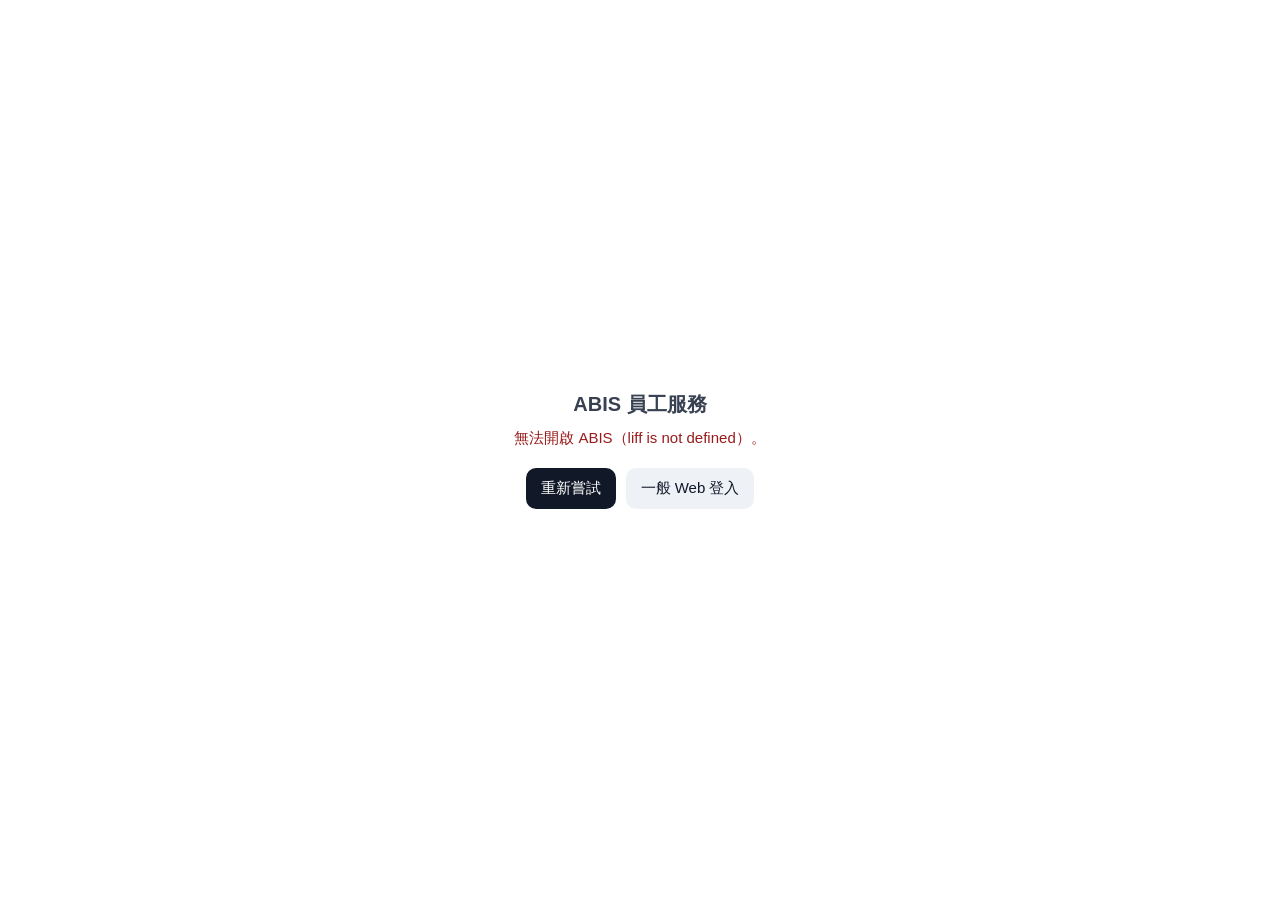
<file: index.html>
<!doctype html>
<html lang="zh-Hant">
<head>
  <meta charset="utf-8">
  <meta name="viewport" content="width=device-width,initial-scale=1,viewport-fit=cover">
  <meta name="referrer" content="no-referrer">
  <title>ABIS 員工服務</title>
  <style>
    :root{
      font-family:-apple-system,BlinkMacSystemFont,"Segoe UI","Noto Sans TC",sans-serif;
      color:#374151;background:#fff
    }
    *{box-sizing:border-box}
    body{
      margin:0;min-height:100dvh;display:grid;place-items:center;
      padding:24px;background:#fff
    }
    .wrap{text-align:center;max-width:360px;width:100%}
    .spinner{
      width:34px;height:34px;margin:0 auto 18px;border-radius:50%;
      border:3px solid #e5e7eb;border-top-color:#6b7280;
      animation:spin .8s linear infinite
    }
    @keyframes spin{to{transform:rotate(360deg)}}
    h1{font-size:20px;margin:0 0 8px}
    .status{font-size:15px;color:#6b7280;line-height:1.6}
    .error{color:#991b1b}
    .actions{display:flex;justify-content:center;gap:10px;margin-top:18px;flex-wrap:wrap}
    button,a{
      border:0;border-radius:10px;padding:11px 15px;font-size:15px;
      text-decoration:none;cursor:pointer;background:#111827;color:#fff
    }
    a{background:#eef2f7;color:#111827}
    .hide{display:none}
  </style>
  <script src="https://static.line-scdn.net/liff/edge/2/sdk.js"></script>
</head>
<body>
  <main class="wrap">
    <div id="spinner" class="spinner"></div>
    <h1>ABIS 員工服務</h1>
    <div id="status" class="status">正在開啟…</div>
    <div id="actions" class="actions hide">
      <button type="button" id="retryBtn">重新嘗試</button>
      <a id="webBtn" href="#">一般 Web 登入</a>
    </div>
  </main>

  <script>
  (() => {
    'use strict';

    const CONFIG = Object.freeze({
      liffId: '2011584842-AmO1bbHY',
      backendUrl: 'https://script.google.com/macros/s/AKfycbxWYmfVQB4DOlnz0rKPqN45IMwtIEdZ-t4GnhiS8PuxmnPX-Z46yiH-EU331X0kiweR/exec',
      bridgeVersion: 'P5A1-RM-FAST4_ROUTE_FIRST_RC1_1_TOKEN_REFRESH_20261007'
    });

    const ALLOWED_BOOT_ROUTES = new Set([
      'home','leave','leaves','attendance','payroll','inbox','account'
    ]);

    const BRIDGE_T0 = performance.now();
    const BRIDGE_EPOCH_T0 = Date.now();
    let LIFF_INIT_MS = 0;

    const statusEl = document.getElementById('status');
    const spinnerEl = document.getElementById('spinner');
    const actionsEl = document.getElementById('actions');
    const retryBtn = document.getElementById('retryBtn');
    const webBtn = document.getElementById('webBtn');

    webBtn.href = CONFIG.backendUrl;
    retryBtn.addEventListener('click', () => {
      if (typeof window.ABIS_FORCE_LIFF_REAUTH === 'function') {
        window.ABIS_FORCE_LIFF_REAUTH('MANUAL_RETRY');
      } else {
        location.reload();
      }
    });

    function setStatus(text, isError) {
      statusEl.textContent = text;
      statusEl.className = 'status' + (isError ? ' error' : '');
    }

    function fail(message) {
      spinnerEl.classList.add('hide');
      setStatus(message || '無法開啟 ABIS，請重新嘗試。', true);
      actionsEl.classList.remove('hide');
    }

    function routeToken() {
      const value = new URLSearchParams(location.search).get('rt') || '';
      return /^[A-Za-z0-9._~-]{1,256}$/.test(value) ? value : '';
    }

    function bootRoute() {
      const value = String(
        new URLSearchParams(location.search).get('route') || ''
      ).trim().toLowerCase();
      return ALLOWED_BOOT_ROUTES.has(value) ? value : 'home';
    }

    function forceFullAuth() {
      return new URLSearchParams(location.search).get('force') === '1';
    }

    const REAUTH_FLAG = '__abisReauth';
    const REAUTH_SESSION_KEY = 'abis_liff_reauth_once';

    function tokenExpiryMs(idToken) {
      try {
        if (typeof liff.getDecodedIDToken === 'function') {
          const decoded = liff.getDecodedIDToken();
          const exp = Number(decoded && decoded.exp || 0);
          if (exp > 0) return exp * 1000;
        }
      } catch (ignore) {}

      try {
        const parts = String(idToken || '').split('.');
        if (parts.length < 2) return 0;
        let payload = parts[1].replace(/-/g, '+').replace(/_/g, '/');
        while (payload.length % 4) payload += '=';
        const obj = JSON.parse(decodeURIComponent(Array.prototype.map.call(
          atob(payload),
          (c) => '%' + ('00' + c.charCodeAt(0).toString(16)).slice(-2)
        ).join('')));
        const exp = Number(obj && obj.exp || 0);
        return exp > 0 ? exp * 1000 : 0;
      } catch (ignore) {
        return 0;
      }
    }

    function reauthRedirectUri() {
      const params = new URLSearchParams(location.search);
      const liffState = params.get('liff.state');
      const target = liffState
        ? new URL('.' + liffState, location.href)
        : new URL(location.href);
      target.searchParams.set(REAUTH_FLAG, '1');
      return target.toString();
    }

    function reauthAlreadyAttempted() {
      try {
        if (sessionStorage.getItem(REAUTH_SESSION_KEY) === '1') return true;
      } catch (ignore) {}
      return new URLSearchParams(location.search).get(REAUTH_FLAG) === '1';
    }

    function clearReauthMarker() {
      try { sessionStorage.removeItem(REAUTH_SESSION_KEY); } catch (ignore) {}
      try {
        const u = new URL(location.href);
        if (u.searchParams.has(REAUTH_FLAG)) {
          u.searchParams.delete(REAUTH_FLAG);
          history.replaceState(null, '', u.toString());
        }
      } catch (ignore) {}
    }

    function forceLiffReauth(reason) {
      if (reauthAlreadyAttempted()) {
        throw new Error(
          'LINE 登入憑證仍失效。請先更新 LINE App 後，再重新開啟此通知。'
        );
      }

      try { sessionStorage.setItem(REAUTH_SESSION_KEY, '1'); } catch (ignore) {}
      setStatus('LINE 登入已過期，正在重新驗證…', false);

      const redirectUri = reauthRedirectUri();

      try {
        if (liff.isLoggedIn()) liff.logout();
      } catch (ignore) {}

      liff.login({ redirectUri });
    }

    window.ABIS_FORCE_LIFF_REAUTH = forceLiffReauth;

    function submitToBackend(idToken, accessToken) {
      const form = document.createElement('form');
      form.method = 'POST';
      form.action = CONFIG.backendUrl;
      form.target = '_self';
      form.acceptCharset = 'UTF-8';

      const fields = {
        mode: 'liffauth',
        idToken: idToken,
        accessToken: accessToken || '',
        routeToken: routeToken(),
        bootRoute: bootRoute(),
        leaveId: (() => { const id = new URLSearchParams(location.search).get('leaveId') || ''; return /^LV-[0-9A-Za-z-]{10,40}$/.test(id) ? id : ''; })(),
        forceFullAuth: forceFullAuth() ? '1' : '',
        bridgeVersion: CONFIG.bridgeVersion,
        bridgeStartedAt: String(BRIDGE_EPOCH_T0),
        bridgeElapsedMs: String(Math.max(0, Math.round(performance.now() - BRIDGE_T0))),
        liffInitMs: String(LIFF_INIT_MS)
      };

      Object.keys(fields).forEach((name) => {
        const input = document.createElement('input');
        input.type = 'hidden';
        input.name = name;
        input.value = fields[name];
        form.appendChild(input);
      });

      document.body.appendChild(form);
      setStatus('正在進入 ABIS…', false);
      form.submit();
    }

    async function start() {
      if (!/^\d+-[A-Za-z0-9_-]+$/.test(CONFIG.liffId)) {
        fail('LIFF 設定錯誤。');
        return;
      }

      try {
        const liffT0 = performance.now();
        await liff.init({
          liffId: CONFIG.liffId,
          withLoginOnExternalBrowser: true
        });
        LIFF_INIT_MS = Math.max(0, Math.round(performance.now() - liffT0));

        if (!liff.isLoggedIn()) {
          setStatus('正在連線 LINE…', false);
          liff.login({ redirectUri: location.href });
          return;
        }

        const idToken = liff.getIDToken();
        const accessToken = liff.getAccessToken();

        if (!idToken) {
          forceLiffReauth('ID_TOKEN_UNAVAILABLE');
          return;
        }

        // Freshness check only. Identity is still verified by the backend.
        const expMs = tokenExpiryMs(idToken);
        if (expMs > 0 && expMs <= Date.now() + 60 * 1000) {
          forceLiffReauth('ID_TOKEN_EXPIRED_OR_NEAR_EXPIRY');
          return;
        }

        clearReauthMarker();

        // FAST3 is server-side. The bridge keeps no resume token/localStorage.
        // Backend decides whether the request can reuse a 5-minute cached session.
        submitToBackend(idToken, accessToken);

      } catch (err) {
        const code = err && err.code ? String(err.code) : '';
        const message = err && err.message ? String(err.message) : '';
        const safe = [code, message]
          .filter(Boolean)
          .join(' / ')
          .replace(/https?:\/\/\S+/gi, '[URL]')
          .replace(/[A-Za-z0-9_-]{24,}/g, '[redacted]')
          .slice(0,180);

        fail('無法開啟 ABIS' + (safe ? '（' + safe + '）' : '') + '。');
      }
    }

    start();
  })();
  </script>
</body>
</html>
</file>
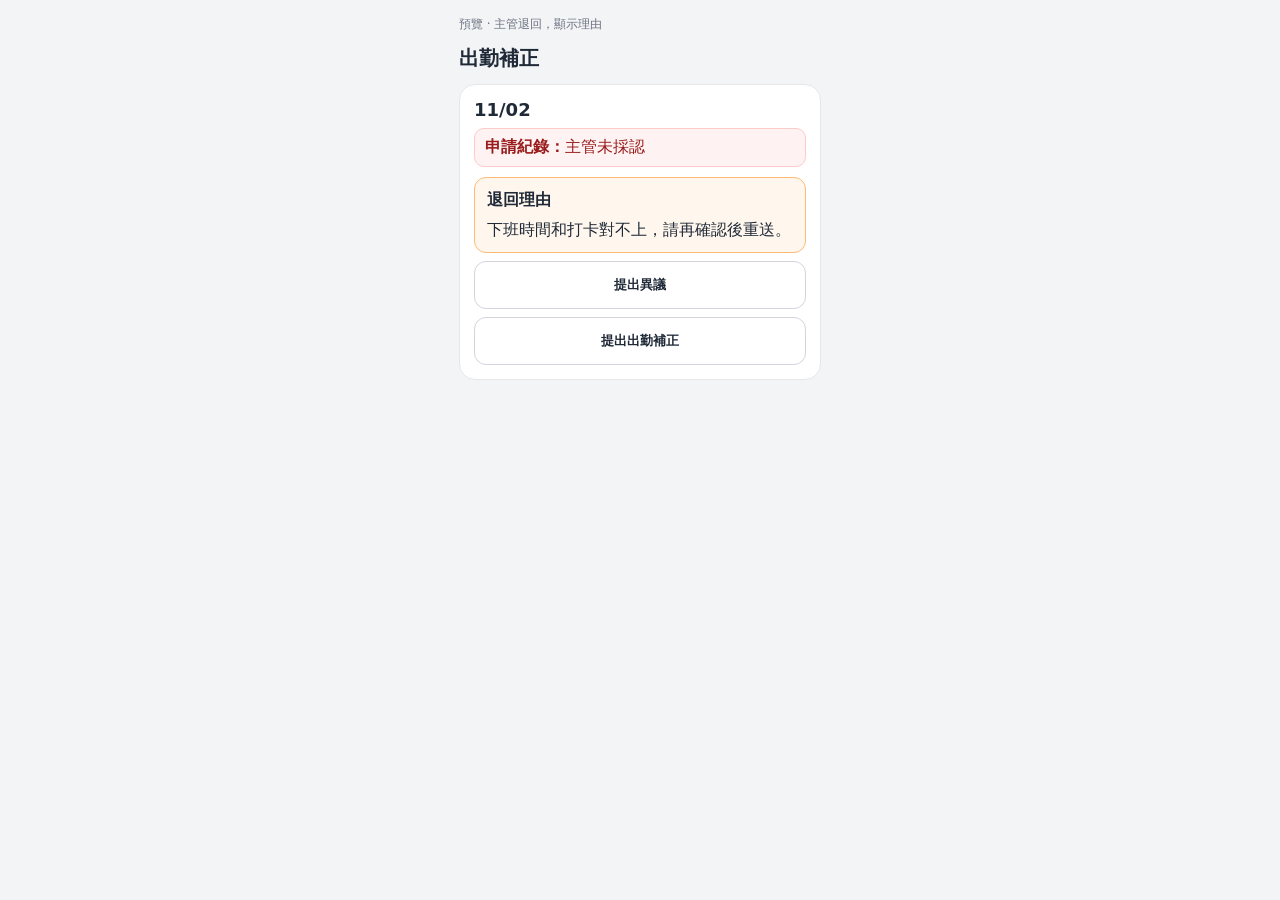
<file: assets/ess-20261118-employee-correction-return/preview.html>
<!doctype html>
<html lang="zh-Hant">
<head>
  <meta charset="utf-8">
  <meta name="viewport" content="width=device-width,initial-scale=1">
  <title>出勤補正退回</title>
  <style>
    body{margin:0;background:#f3f4f6}
    main{max-width:390px;margin:0 auto;padding:16px 14px 28px;box-sizing:border-box}
    .preview-note{margin:0 0 12px;color:#6b7280;font:12px/1.4 system-ui,sans-serif}
    #status{min-height:1.2em;margin:8px 0 0;font:14px/1.4 system-ui,sans-serif;color:#166534}
  </style>
</head>
<body>
  <main>
    <p class="preview-note" id="previewNote">預覽 · 員工出勤補正</p>
    <div id="app"></div>
    <p id="status" role="status"></p>
  </main>
  <script src="employee-correction-return.js"></script>
  <script>
    (function () {
      var ui = window.ABIS_EMPLOYEE_CORRECTION_RETURN;
      var params = new URLSearchParams(location.search);
      var shot = params.get('shot') || 'rejected';
      var lang = (params.get('lang') || 'ZH').toUpperCase();
      if (lang === 'VI' || lang === 'TH' || lang === 'ZH' || lang === 'EN') window.currentLang = lang;
      var day = ui.fixtureRejected(shot === 'rejected_leave' ? 'leave' : 'plain');
      var note = document.getElementById('previewNote');
      note.textContent = shot === 'rejected_leave'
        ? '預覽 · 退回並請改申請假單'
        : '預覽 · 主管退回，顯示理由';
      ui.mount('#app', day);
      document.addEventListener('click', function (event) {
        var button = event.target.closest && event.target.closest('[data-ecr-leave]');
        if (!button) return;
        var status = document.getElementById('status');
        if (status) status.textContent = '請假頁日期 ' + (button.getAttribute('data-ecr-leave') || '');
      });
    })();
  </script>
</body>
</html>
</file>
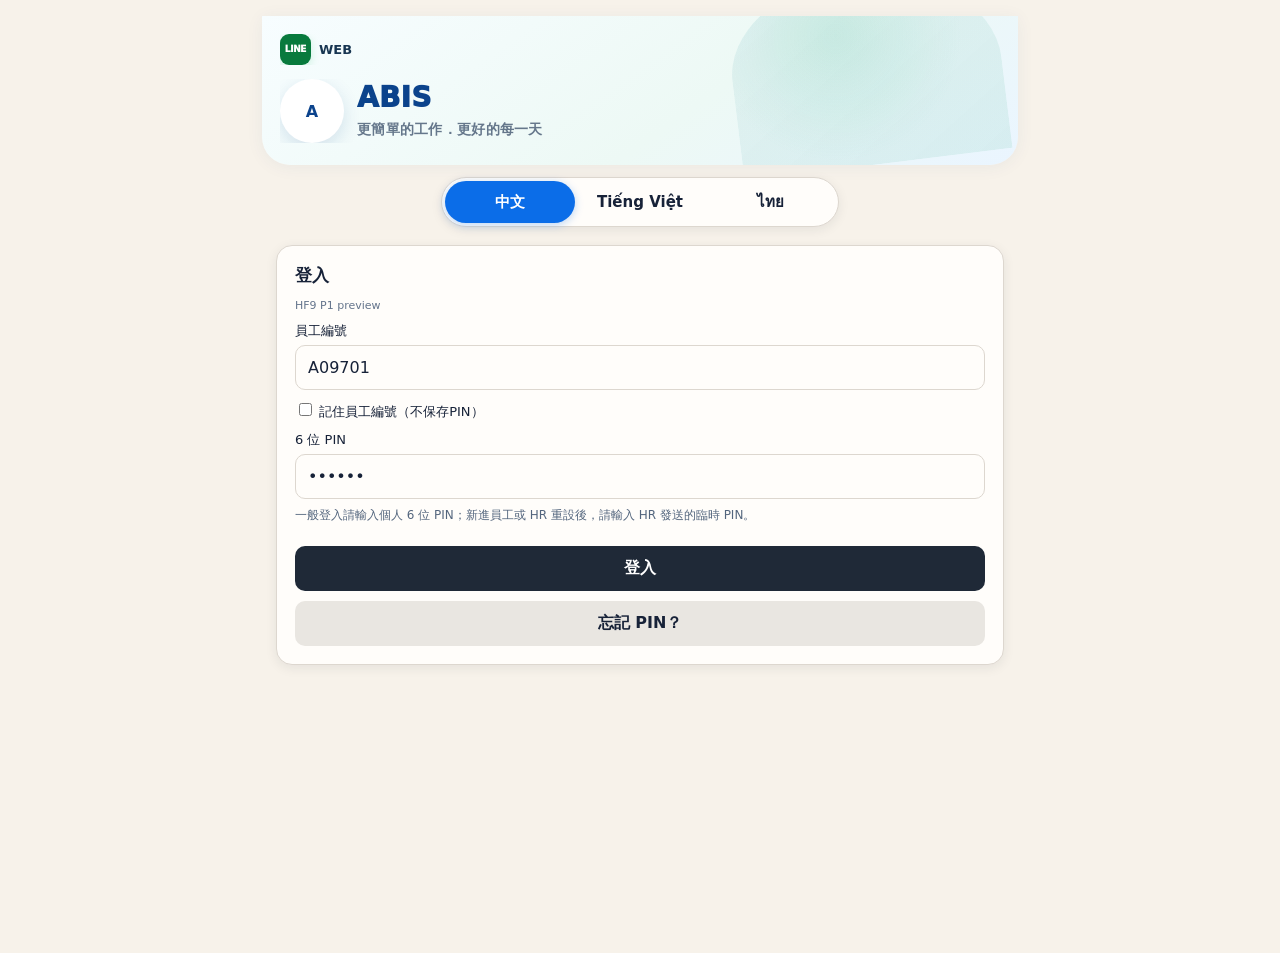
<file: assets/ess-20261118-p1-hf9/preview.html>
<!doctype html>
<html lang="zh-Hant">
<head>
  <meta charset="utf-8">
  <meta name="viewport" content="width=device-width,initial-scale=1,viewport-fit=cover">
  <title>HF9 P1 preview</title>
  <link rel="stylesheet" href="abis-ess.css">
</head>
<body>
  <div class="wrap" id="root"></div>
  <button type="button" class="abis-async-busy" id="hf9AsyncProbe" style="position:absolute;left:-2000px;top:0;width:40px">probe</button>
  <pre id="measure" hidden></pre>
  <script>
  (function () {
    var params = new URLSearchParams(location.search);
    var view = params.get('view') || 'login';
    var lang = String(params.get('lang') || 'zh').toLowerCase();
    var copy = {
      zh: {
        login: '登入', employeeId: '員工編號', pin: '6 位 PIN', remember: '記住員工編號（不保存PIN）',
        hint: '一般登入請輸入個人 6 位 PIN；新進員工或 HR 重設後，請輸入 HR 發送的臨時 PIN。',
        forgot: '忘記 PIN？', back: '返回登入', send: '發送驗證碼',
        forgotHint: '若帳號已綁定 ABIS 官方 LINE，系統會將一次性驗證碼傳送到您的 LINE。未綁定 LINE 請聯絡 HR。',
        tagline: '更簡單的工作．更好的每一天', home: '首頁', dash: 'Dashboard',
        today: '今日狀態', tasks: '待處理事項', viewAll: '查看全部',
        quick: '快捷入口', recent: '近期紀錄', notices: '通知摘要',
        shift: '班別', clockIn: '上班',
        tasksLabels: ['請假退回', '出勤異常', '待簽核', '補件'],
        titles: ['我要請假', '我的假單', '我的出勤', '待我處理'],
        subs: ['申請各類假別', '查詢申請進度', '查看打卡與出勤紀錄', '審核與待辦事項'],
        recentRows: [['11/16', '事假 8 小時', '審核中'], ['11/12', '出勤補正', '已退回']],
        notes: '通知中心', mark: '全部標為已讀',
        tabs: ['全部', '未讀', '系統', '公告', '人資'],
        notesRows: [
          ['假單已退回', '請確認 11/12 的事假內容後再送出。', '系統', '11/16 09:12'],
          ['出勤異常', '11/14 缺少下班卡，請提出補正或說明。', '人資', '11/15 18:40']
        ]
      },
      en: {
        login: 'Sign in', employeeId: 'Employee ID', pin: '6-digit PIN', remember: 'Remember the employee ID (PIN is not stored)',
        hint: 'Use your personal 6-digit PIN. After a new-hire or HR reset, use the Temporary PIN from HR.',
        forgot: 'Forgot PIN?', back: 'Back to sign in', send: 'Send code',
        forgotHint: 'If this account is bound to the official LINE account, a one-time code is sent there. Otherwise contact HR.',
        tagline: 'Simpler work. Better days.', home: 'Home', dash: 'Dashboard',
        today: 'Today', tasks: 'To do', viewAll: 'View all',
        quick: 'Shortcuts', recent: 'Recent records', notices: 'Notices',
        shift: 'Shift', clockIn: 'In',
        tasksLabels: ['Returned', 'Exceptions', 'To approve', 'More info'],
        titles: ['Request leave', 'My requests', 'My attendance', 'Waiting for me'],
        subs: ['Choose a leave type', 'Check status', 'Punches and records', 'Approvals and tasks'],
        recentRows: [['11/16', 'Personal leave 8h', 'In review'], ['11/12', 'Attendance correction', 'Returned']],
        notes: 'Notifications', mark: 'Mark all read',
        tabs: ['All', 'Unread', 'System', 'Notice', 'HR'],
        notesRows: [
          ['Leave returned', 'Check the 11/12 personal leave, then send it again.', 'System', '11/16 09:12'],
          ['Attendance exception', '11/14 is missing a clock-out. Submit a correction.', 'HR', '11/15 18:40']
        ]
      },
      vi: {
        login: 'Đăng nhập', employeeId: 'Mã nhân viên', pin: 'PIN 6 số', remember: 'Nhớ mã nhân viên (không lưu PIN)',
        hint: 'Đăng nhập bằng PIN cá nhân 6 số. Nhân viên mới hoặc sau khi HR đặt lại, dùng PIN tạm thời.',
        forgot: 'Quên PIN?', back: 'Về đăng nhập', send: 'Gửi mã',
        forgotHint: 'Nếu tài khoản đã liên kết LINE chính thức, hệ thống gửi mã một lần vào LINE. Chưa liên kết thì liên hệ HR.',
        tagline: 'Công việc đơn giản hơn · Mỗi ngày tốt hơn', home: 'Trang chủ', dash: 'Dashboard',
        today: 'Hôm nay', tasks: 'Việc cần xử lý', viewAll: 'Xem tất cả',
        quick: 'Truy cập nhanh', recent: 'Gần đây', notices: 'Thông báo',
        shift: 'Ca', clockIn: 'Vào',
        tasksLabels: ['Đơn bị trả', 'Bất thường', 'Chờ duyệt', 'Bổ sung'],
        titles: ['Xin nghỉ', 'Đơn của tôi', 'Chấm công', 'Chờ tôi xử lý'],
        subs: ['Gửi đơn nghỉ', 'Xem tiến độ', 'Xem chấm công', 'Duyệt và xử lý'],
        recentRows: [['11/16', 'Nghỉ việc riêng 8 giờ', 'Đang duyệt'], ['11/12', 'Điều chỉnh công', 'Bị trả']],
        notes: 'Trung tâm thông báo', mark: 'Đánh dấu đã đọc',
        tabs: ['Tất cả', 'Chưa đọc', 'Hệ thống', 'Thông báo', 'Nhân sự'],
        notesRows: [
          ['Đơn bị trả', 'Hãy kiểm tra đơn ngày 11/12 rồi gửi lại.', 'Hệ thống', '11/16 09:12'],
          ['Chấm công bất thường', 'Ngày 11/14 thiếu giờ ra. Hãy gửi điều chỉnh.', 'Nhân sự', '11/15 18:40']
        ]
      },
      th: {
        login: 'เข้าสู่ระบบ', employeeId: 'รหัสพนักงาน', pin: 'PIN 6 หลัก', remember: 'จำรหัสพนักงาน (ไม่เก็บ PIN)',
        hint: 'เข้าสู่ระบบด้วย PIN ส่วนตัว 6 หลัก พนักงานใหม่หรือหลัง HR รีเซ็ต ให้ใช้ PIN ชั่วคราว',
        forgot: 'ลืม PIN?', back: 'กลับไปเข้าสู่ระบบ', send: 'ส่งรหัส',
        forgotHint: 'ถ้าบัญชีผูกกับ LINE ทางการ ระบบจะส่งรหัสครั้งเดียวไปที่ LINE หากยังไม่ผูก ให้ติดต่อ HR',
        tagline: 'ทำงานง่ายขึ้น · ทุกวันดีขึ้น', home: 'หน้าแรก', dash: 'Dashboard',
        today: 'สถานะวันนี้', tasks: 'งานที่ต้องจัดการ', viewAll: 'ดูทั้งหมด',
        quick: 'ทางลัด', recent: 'รายการล่าสุด', notices: 'สรุปการแจ้งเตือน',
        shift: 'กะ', clockIn: 'เข้า',
        tasksLabels: ['ใบลาถูกส่งกลับ', 'เวลาผิดปกติ', 'รออนุมัติ', 'เอกสารเพิ่ม'],
        titles: ['ขอลา', 'ใบลาของฉัน', 'เวลาทำงาน', 'รอฉันจัดการ'],
        subs: ['ยื่นคำขอลา', 'ดูความคืบหน้า', 'ดูบันทึกเวลา', 'อนุมัติและงานค้าง'],
        recentRows: [['11/16', 'ลากิจ 8 ชั่วโมง', 'รออนุมัติ'], ['11/12', 'แก้ไขเวลา', 'ถูกส่งกลับ']],
        notes: 'ศูนย์แจ้งเตือน', mark: 'อ่านทั้งหมด',
        tabs: ['ทั้งหมด', 'ยังไม่อ่าน', 'ระบบ', 'ประกาศ', 'บุคคล'],
        notesRows: [
          ['ใบลาถูกส่งกลับ', 'โปรดตรวจใบลาวันที่ 11/12 แล้วส่งอีกครั้ง', 'ระบบ', '11/16 09:12'],
          ['เวลาผิดปกติ', 'วันที่ 11/14 ขาดเวลาออก โปรดส่งคำขอแก้ไข', 'บุคคล', '11/15 18:40']
        ]
      }
    };
    var t = copy[lang] || copy.zh;
    var icon = {
      calendar: '<svg viewBox="0 0 24 24"><rect x="3" y="5" width="18" height="16" rx="2"/><path d="M7 3v4M17 3v4M3 10h18"/></svg>',
      doc: '<svg viewBox="0 0 24 24"><path d="M6 3h9l4 4v14H6z"/><path d="M15 3v5h5M9 12h6M9 16h6"/></svg>',
      clock: '<svg viewBox="0 0 24 24"><circle cx="12" cy="12" r="9"/><path d="M12 7v6l4 2"/></svg>',
      people: '<svg viewBox="0 0 24 24"><circle cx="9" cy="8" r="3"/><path d="M3 19c1-3 3.5-4.5 6-4.5S14 16 15 19"/><circle cx="17" cy="9" r="2"/><path d="M16 14.5c2.2.3 3.8 1.5 4.7 3.5"/></svg>',
      bell: '<svg viewBox="0 0 24 24"><path d="M18 8a6 6 0 0 0-12 0c0 7-3 7-3 9h18c0-2-3-2-3-9M10 21h4"/></svg>'
    };
    var root = document.getElementById('root');
    var banner = '<div class="company-banner frozen-company-banner" role="banner"><div class="frozen-topline"><div class="frozen-entry-source"><span class="frozen-line-mark">LINE</span><span>WEB</span></div></div><div class="frozen-brand-row"><div class="company-logo" style="display:grid;place-items:center;font-weight:900;color:#0b438c">A</div><div class="frozen-brand-copy"><div class="company-title">ABIS</div><div class="company-subtitle">' + t.tagline + '</div></div></div></div>';
    var langs = '<div class="lang-switch"><button type="button" class="' + (lang === 'zh' ? 'active' : '') + '">中文</button><button type="button" class="' + (lang === 'vi' ? 'active' : '') + '">Tiếng Việt</button><button type="button" class="' + (lang === 'th' ? 'active' : '') + '">ไทย</button></div>';
    if (view === 'login' || view === 'forgot') {
      document.body.className = '';
      var loginHide = view === 'login' ? '' : ' hide';
      var forgotHide = view === 'forgot' ? '' : ' hide';
      root.innerHTML = banner + langs +
        '<section id="login" class="card' + loginHide + '"><h2>' + t.login + '</h2><div class="build-tag">HF9 P1 preview</div><label>' + t.employeeId + '</label><input id="loginId" value="A09701"><label><input id="rememberId" type="checkbox" style="width:auto"> ' + t.remember + '</label><label>' + t.pin + '</label><input id="loginPin" type="password" value="••••••"><div class="tiny" style="margin:8px 0 12px">' + t.hint + '</div><button id="loginBtn" type="button">' + t.login + '</button><button class="secondary" type="button">' + t.forgot + '</button></section>' +
        '<section id="forgotPin" class="card' + forgotHide + '"><h2>' + t.forgot + '</h2><div class="notice tiny">' + t.forgotHint + '</div><label>' + t.employeeId + '</label><input id="forgotEmployeeId" value="A09701"><button id="forgotSendBtn" type="button">' + t.send + '</button><button class="secondary" type="button">' + t.back + '</button></section>';
    } else if (view === 'home') {
      document.body.className = 'home-view';
      var tones = ['green', 'blue', 'teal', 'orange'];
      var icons = [icon.calendar, icon.doc, icon.clock, icon.people];
      var quick = t.titles.map(function (title, i) {
        return '<button class="fh-quick ' + tones[i] + '" type="button"><span class="fh-quick-icon">' + icons[i] + '</span><span class="fh-quick-copy"><b>' + title + '</b><span>' + t.subs[i] + '</span></span><span class="fh-chevron">›</span></button>';
      }).join('');
      var recent = t.recentRows.map(function (row) {
        return '<div class="fh-list-row"><span class="fh-list-date">' + row[0] + '</span><span class="fh-list-main">' + row[1] + '</span><span class="fh-list-state">' + row[2] + '</span><span class="fh-chevron">›</span></div>';
      }).join('');
      root.innerHTML = banner +
        '<section id="home" class="home-dashboard">' +
        '<div class="home-dashboard-title"><strong>' + t.home + '</strong><span>' + t.dash + '</span></div>' +
        '<div class="fh-card"><div class="fh-card-head"><div class="fh-head-left"><span class="fh-card-title">' + t.today + '</span></div><span class="fh-date">2026/11/16</span></div><div class="fh-status-list"><div class="fh-status-row">' + icon.calendar + '<span class="fh-status-label">' + t.shift + '</span><span class="fh-status-value">D1</span></div><div class="fh-status-row">' + icon.clock + '<span class="fh-status-label">' + t.clockIn + '</span><span class="fh-status-value">08:03</span></div></div></div>' +
        '<div class="fh-card"><div class="fh-card-head"><span class="fh-card-title">' + t.tasks + '</span></div><div class="fh-task-grid"><button class="fh-task red" type="button"><span class="fh-task-label">' + t.tasksLabels[0] + '</span><b>1</b></button><button class="fh-task orange" type="button"><span class="fh-task-label">' + t.tasksLabels[1] + '</span><b>0</b></button><button class="fh-task blue" type="button"><span class="fh-task-label">' + t.tasksLabels[2] + '</span><b>2</b></button><button class="fh-task purple" type="button"><span class="fh-task-label">' + t.tasksLabels[3] + '</span><b>0</b></button></div></div>' +
        '<div class="fh-card"><div class="fh-card-head"><span class="fh-card-title">' + t.quick + '</span></div><div class="fh-quick-grid">' + quick + '</div></div>' +
        '<div class="fh-card"><div class="fh-card-head"><span class="fh-card-title">' + t.recent + '</span></div><div class="fh-list">' + recent + '</div></div>' +
        '<div class="fh-card"><div class="fh-card-head"><span class="fh-card-title">' + t.notices + '</span></div><div class="fh-notice-row"><span class="fh-notice-dot"></span><span class="fh-notice-text">' + t.notesRows[0][0] + '</span><span class="fh-notice-time">09:12</span></div></div>' +
        '</section>';
    } else if (view === 'logout') {
      document.body.className = '';
      root.innerHTML = banner + langs + '<section id="login" class="card"><h2>' + t.login + '</h2><label>' + t.employeeId + '</label><input id="loginId" value=""><label>' + t.pin + '</label><input id="loginPin" type="password" value=""><button id="loginBtn" type="button">' + t.login + '</button></section>';
    } else if (view === 'correction') {
      document.body.className = 'inner-view';
      root.innerHTML = '<div class="rc2-inner-topbar"><button type="button" class="rc2-inner-back">‹</button><div class="rc2-inner-title">出勤補正</div><span class="rc2-inner-spacer"></span></div><main id="app"><section class="card"><div class="att-correction-form"><h2>出勤補正</h2><label>類型</label><select><option>缺下班卡</option></select><label>原因</label><textarea>忘記打下班卡</textarea><div class="att-correction-actions confirm-actions"><button type="button" class="secondary hf9-secondary-action">取消</button><button type="button" class="hf9-primary-action">送出補正申請</button></div></div></section></main>';
    } else if (view === 'approval') {
      document.body.className = 'inner-view';
      root.innerHTML = '<div class="rc2-inner-topbar"><button type="button" class="rc2-inner-back">‹</button><div class="rc2-inner-title">待我處理</div><span class="rc2-inner-spacer"></span></div><main id="app"><section class="card"><div class="att-work-card"><h3>主管出勤補正</h3><p>潘淑華 · 2026-11-01</p><div class="att-work-actions"><button type="button" class="hf9-primary-action">採認</button><button type="button" class="hf9-secondary-action">不採認</button></div></div><div class="att-work-card"><h3>請假簽核</h3><div class="att-work-actions"><button type="button" class="hf9-primary-action">核准申請</button><button type="button" class="hf9-secondary-action">退回修改</button></div></div></section></main>';
    } else if (view === 'leaves') {
      document.body.className = 'inner-view';
      root.innerHTML = '<div class="rc2-inner-topbar"><button type="button" class="rc2-inner-back">‹</button><div class="rc2-inner-title">' + t.titles[1] + '</div><span class="rc2-inner-spacer"></span></div><main id="app"><section id="leaves" class="card"><div id="leaveList"><div id="leave-detail-LV2026" class="leave" data-leave-id="LV-2026-1101"><b>事假</b> <span class="pill">審核中</span><br><span class="muted">2026-11-01 · 8 小時</span></div></div></section></main>';
    } else if (view === 'hrtools') {
      document.body.className = 'inner-view';
      root.innerHTML = '<div class="rc2-inner-topbar"><button type="button" class="rc2-inner-back">‹</button><div class="rc2-inner-title">管理工具</div><span class="rc2-inner-spacer"></span></div><main id="app"><section class="card"><div class="rc2-management-grid"><button type="button" class="abis-m2-tool-row">員工管理<span>›</span></button><button type="button" class="abis-m2-tool-row">帳號管理<span>›</span></button><button type="button" class="abis-m2-tool-row">出勤管理<span>›</span></button><button type="button" class="abis-m2-tool-row">請假管理<span>›</span></button><button type="button" class="abis-m2-tool-row">歷史請假補登核定<span>›</span></button><button type="button" class="abis-m2-tool-row">管理報表<span>›</span></button></div></section></main>';
    } else if (view === 'reports') {
      document.body.className = 'inner-view';
      root.innerHTML = '<div class="rc2-inner-topbar"><button type="button" class="rc2-inner-back">‹</button><div class="rc2-inner-title">管理報表</div><span class="rc2-inner-spacer"></span></div><main id="app"><section class="card"><button type="button" class="abis-m8-report-card"><b>出勤報表</b><span>異常 3 · 缺卡 1</span><i>開啟查看</i></button><div id="opStatus" class="op-status warning"><div class="op-head"><span>已更新</span></div></div></section></main>';
    } else {
      document.body.className = 'inner-view';
      var tabs = t.tabs.map(function (name, i) {
        return '<button type="button" class="' + (i === 0 ? '' : 'secondary') + ' small">' + name + '</button>';
      }).join('');
      var rows = t.notesRows.map(function (row, i) {
        return '<div class="notification-row' + (i === 0 ? ' unread' : '') + '">' + (i === 0 ? '<span class="notification-unread-dot"></span>' : '') + '<div class="notification-row-title">' + row[0] + '</div><div class="notification-row-body">' + row[1] + '</div><div class="notification-row-meta"><span class="notification-category">' + row[2] + '</span><span>' + row[3] + '</span></div></div>';
      }).join('');
      root.innerHTML =
        '<div class="rc2-inner-topbar"><button type="button" class="rc2-inner-back">‹</button><div class="rc2-inner-title">' + t.notes + '</div><span class="rc2-inner-spacer"></span></div>' +
        '<main id="app"><section id="notifications" class="card"><div class="notification-center-head"><h2>' + t.notes + '</h2><button id="notificationMarkAllBtn" type="button" class="secondary notification-mark-all">' + t.mark + '</button></div><div class="notification-tabs">' + tabs + '</div><div id="notificationCenterList">' + rows + '</div></section></main>';
    }

    function firstLineChars(el) {
      var text = el.textContent || '';
      var node = el.firstChild;
      if (!node || !text) return 0;
      var range = document.createRange();
      range.setStart(node, 0);
      range.setEnd(node, 1);
      var top = range.getBoundingClientRect().top;
      var best = 1;
      for (var i = 1; i <= text.length; i++) {
        range.setStart(node, 0);
        range.setEnd(node, i);
        var rects = range.getClientRects();
        var last = rects[rects.length - 1];
        if (!last) break;
        if (last.top > top + 1) break;
        best = i;
      }
      return best;
    }
    function linesOf(el) {
      var lh = parseFloat(getComputedStyle(el).lineHeight);
      if (!lh) return 1;
      return Math.round(el.getBoundingClientRect().height / lh);
    }
    var overflow = [];
    var vw = document.documentElement.clientWidth;
    document.querySelectorAll('.card,.wrap,.fh-quick,.notification-row,#notifications,#login,#forgotPin').forEach(function (el) {
      if (el.id === 'hf9AsyncProbe') return;
      var r = el.getBoundingClientRect();
      if (r.width < 1) return;
      if (r.right > vw + 1 || r.left < -1) overflow.push({ tag: el.id || el.className, left: Math.round(r.left), right: Math.round(r.right), vw: vw });
    });
    var titles = [];
    document.querySelectorAll('.fh-quick-copy b').forEach(function (el) {
      titles.push({ text: el.textContent, first: firstLineChars(el), lines: linesOf(el), width: Math.round(el.getBoundingClientRect().width) });
    });
    var login = document.getElementById('login');
    var loginBtn = document.getElementById('loginBtn');
    var probe = document.getElementById('hf9AsyncProbe');
    var report = {
      view: view,
      lang: lang,
      vw: vw,
      overflow: overflow,
      titles: titles,
      cardBox: login ? getComputedStyle(login).boxSizing : (document.querySelector('.card') ? getComputedStyle(document.querySelector('.card')).boxSizing : ''),
      quickDisplay: document.querySelector('.fh-quick') ? getComputedStyle(document.querySelector('.fh-quick')).flexDirection : '',
      loginColor: loginBtn ? getComputedStyle(loginBtn).color : '',
      asyncCursor: probe ? getComputedStyle(probe).cursor : '',
      asyncColor: probe ? getComputedStyle(probe).color : ''
    };
    var slot = document.getElementById('measure');
    slot.textContent = JSON.stringify(report);
  })();
  </script>
</body>
</html>
</file>
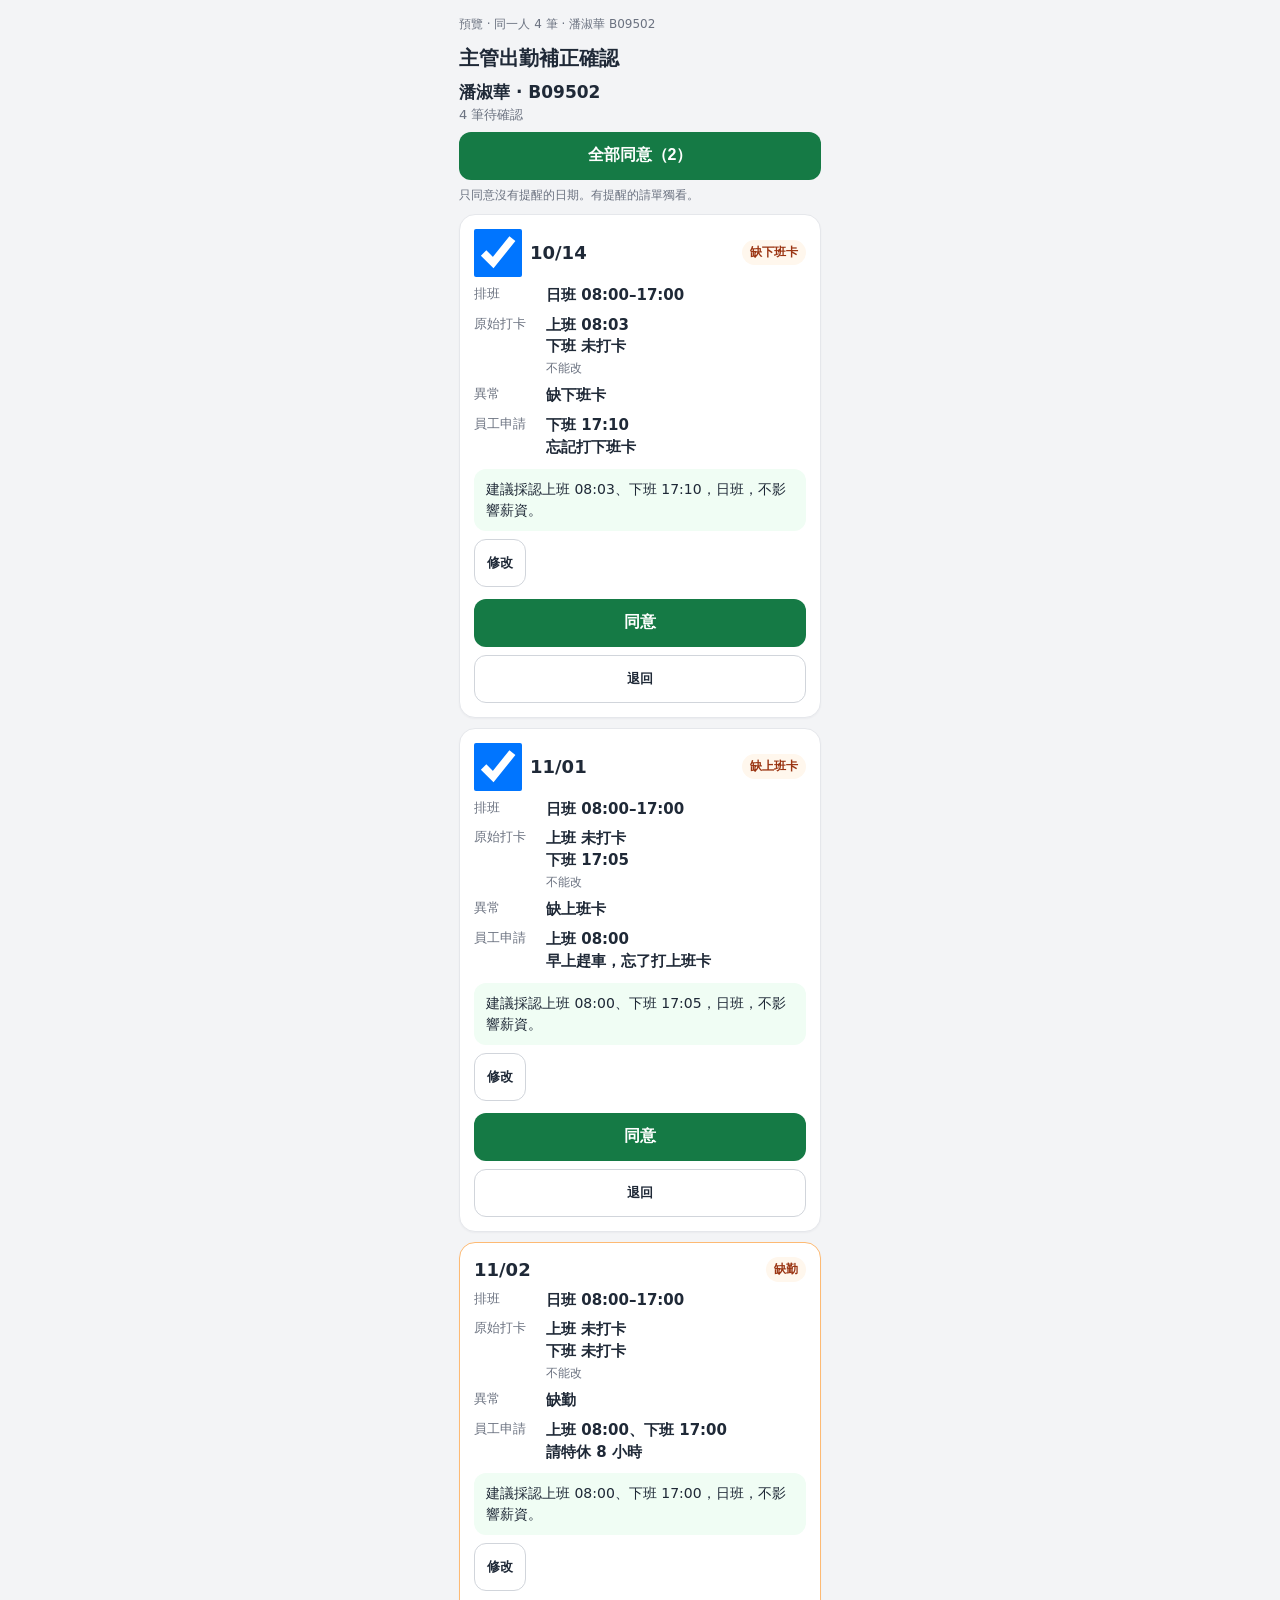
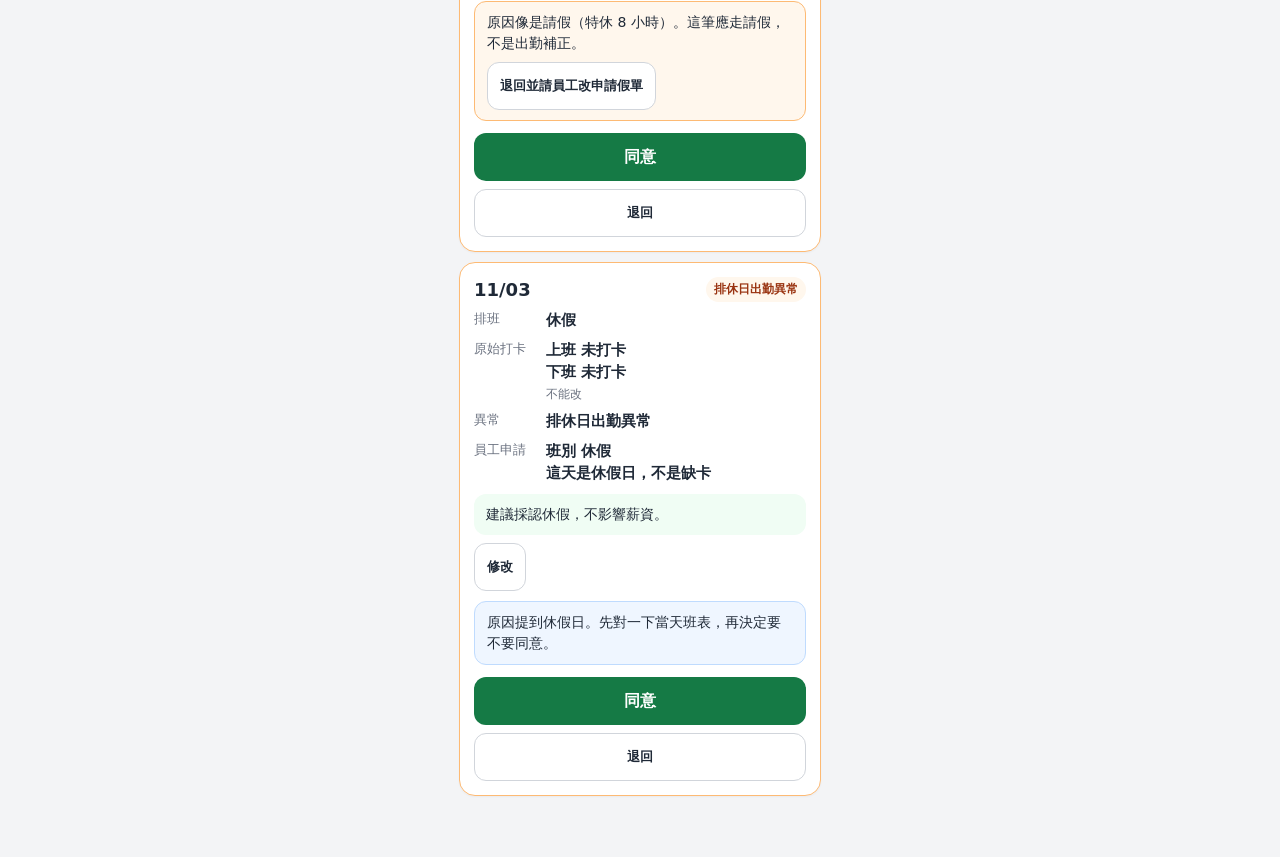
<file: assets/ess-20261118-supervisor-correction-confirm/preview.html>
<!doctype html>
<html lang="zh-Hant">
<head>
  <meta charset="utf-8">
  <meta name="viewport" content="width=device-width,initial-scale=1">
  <title>主管出勤補正確認</title>
  <style>
    body{margin:0;background:#f3f4f6;color:#1f2937}
    main{max-width:390px;margin:0 auto;padding:16px 14px 28px;box-sizing:border-box}
    .preview-note{margin:0 0 12px;color:#6b7280;font:12px/1.4 system-ui,sans-serif}
    #status{min-height:1.2em;margin:8px 0 0;font:14px/1.4 system-ui,sans-serif;color:#166534}
  </style>
</head>
<body>
  <main>
    <p class="preview-note" id="previewNote">預覽資料 · 潘淑華 B09502 · 不會送出</p>
    <div id="app"></div>
    <p id="status" role="status"></p>
  </main>
  <script src="supervisor-correction-confirm.js"></script>
  <script>
    (function () {
      var ui = window.ABIS_SUPERVISOR_CORRECTION_CONFIRM;
      var params = new URLSearchParams(location.search);
      var shot = params.get('shot') || 'grouped';
      var data = ui.fixtureB09502();
      var options = { deps: {
        sessionToken: function () { return 'preview'; },
        call: function () { return Promise.resolve({ ok: true, preview: true }); },
        message: function (text) {
          var el = document.getElementById('status');
          if (el) el.textContent = text;
        }
      }};
      if (shot === 'single' || shot === 'edit' || shot === 'reject') {
        data = Object.assign({}, data, { managerCorrections: data.managerCorrections.slice(0, 1) });
      }
      if (shot === 'hints') {
        data = Object.assign({}, data, { managerCorrections: data.managerCorrections.slice(2) });
      }
      if (shot === 'edit') options.openEditId = data.managerCorrections[0].correctionRequestId;
      if (shot === 'reject') {
        options.openReturnId = data.managerCorrections[0].correctionRequestId;
        options.returnNote = '';
      }
      if (shot === 'leave-return') {
        data = Object.assign({}, data, { managerCorrections: [data.managerCorrections[2]] });
        options.openReturnId = data.managerCorrections[0].correctionRequestId;
        options.returnNote = ui.leaveReturnNote(data.managerCorrections[0].reason);
      }
      if (shot === 'missing_fields') data = ui.fixtureMissingFields();
      var lang = (params.get('lang') || 'ZH').toUpperCase();
      if (lang === 'VI' || lang === 'TH' || lang === 'ZH' || lang === 'EN') window.currentLang = lang;
      var note = document.getElementById('previewNote');
      var notes = {
        single: '預覽 · 單筆 · 潘淑華 B09502',
        grouped: '預覽 · 同一人 4 筆 · 潘淑華 B09502',
        edit: '預覽 · 修改已展開',
        reject: '預覽 · 退回要寫原因',
        hints: '預覽 · 請假與休假日提示',
        'leave-return': '預覽 · 改申請假單，原因已帶入',
        missing_fields: '預覽 · 缺欄位 · 不能一鍵同意，也不在全部同意裡'
      };
      if (notes[shot]) note.textContent = notes[shot];
      ui.mount('#app', data, options);
    })();
  </script>
</body>
</html>
</file>
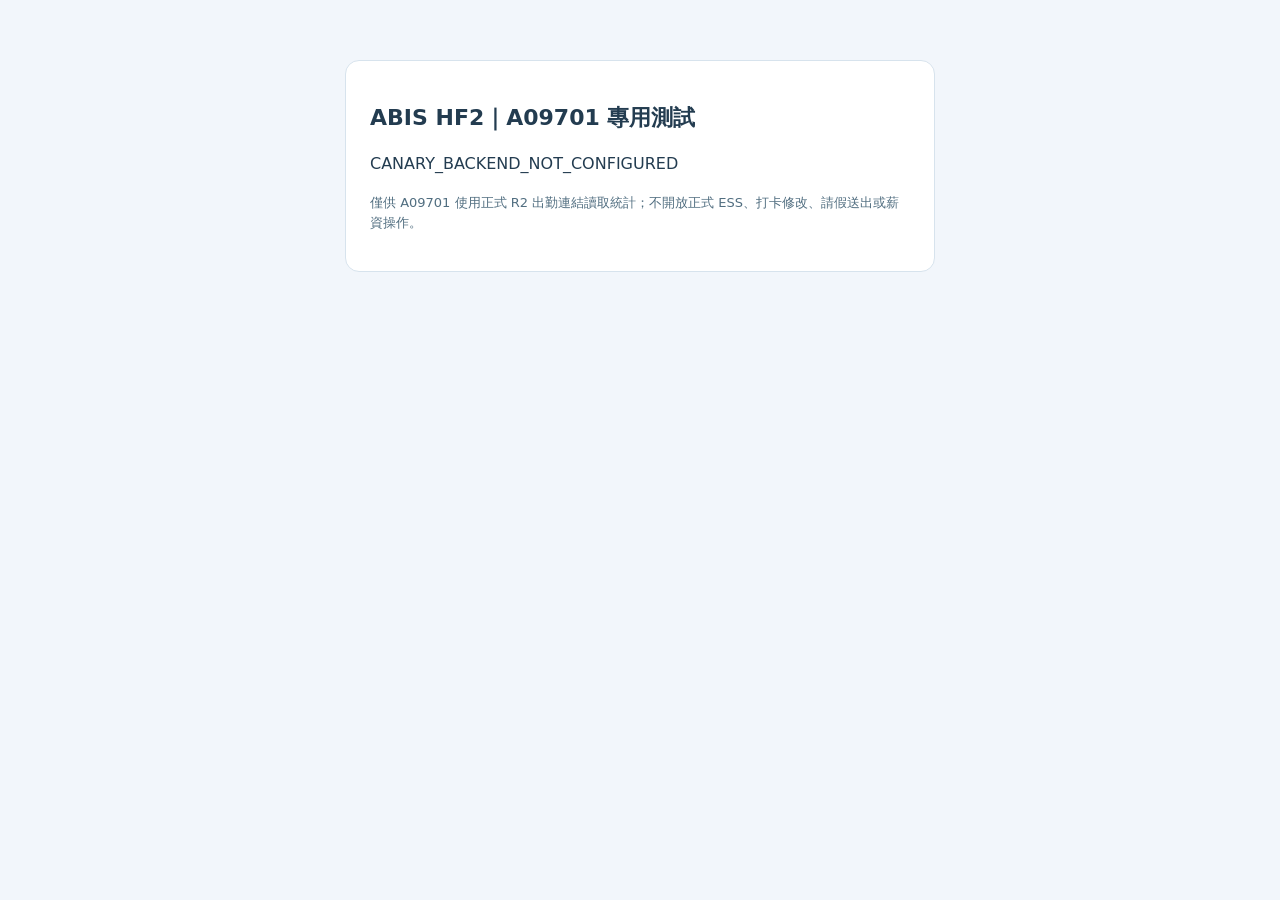
<file: staging/hf2/canary-liff-entry.html>
<!doctype html><html lang="zh-Hant"><head>
<meta charset="utf-8"><meta name="viewport" content="width=device-width,initial-scale=1">
<meta name="referrer" content="no-referrer">
<title>ABIS HF2 A09701 真實 API Canary</title>
<script src="https://static.line-scdn.net/liff/edge/2/sdk.js"></script>
<style>
body{font:16px/1.6 system-ui;background:#f2f6fb;color:#233c50;padding:20px;margin:0}
main{background:#fff;border:1px solid #d7e3ed;border-radius:14px;padding:24px;max-width:540px;margin:40px auto}
h1{font-size:22px}.small{color:#516e80;font-size:13px}
</style></head><body><main>
<h1>ABIS HF2｜A09701 專用測試</h1>
<p id="status" role="status" aria-live="polite">等待測試 LINE 身分驗證…</p>
<p class="small">僅供 A09701 使用正式 R2 出勤連結讀取統計；不開放正式 ESS、打卡修改、請假送出或薪資操作。</p>
</main>
<script>(function(){
'use strict';
const LIFF_ID='2011584842-qk2mOOxp';
const BACKEND='__HF2_CANARY_BACKEND_URL__';
const PROD_ID='AKfycbxWYmfVQB4DOlnz0rKPqN45IMwtIEdZ-t4GnhiS8PuxmnPX-Z46yiH-EU331X0kiweR';
const P2A_ID='AKfycbzvWV5n4ouINYgN5oLAau-uetJQJqVkVJ3lf1u-Ibz33A1AbIVUkaj029JFDpOLlyUA';
function status(code){document.getElementById('status').textContent=code;}
function urlOK(){
 try{
   const u=new URL(BACKEND);
   return u.protocol==='https:'&&u.hostname==='script.google.com'&&!u.search&&!u.hash&&
    /^\/macros\/s\/[A-Za-z0-9_-]+\/exec$/.test(u.pathname)&&
    !u.pathname.includes(PROD_ID)&&!u.pathname.includes(P2A_ID);
 }catch(ignore){return false;}
}
function rawToken(){
 const outer=new URLSearchParams(location.search);
 const state=outer.get('liff.state')||'';
 const inner=new URLSearchParams(state.includes('?')?state.slice(state.indexOf('?')+1):state.replace(/^\/?/,''));
 const rt=String(outer.get('rt')||inner.get('rt')||'').trim();
 return /^[0-9a-f]{64}$/i.test(rt)?rt:'';
}
function post(idToken,rt){
 const form=document.createElement('form');
 form.method='POST';form.target='_self';form.action=BACKEND;form.style.display='none';
 const fields={mode:'liffauth',idToken:idToken,routeToken:rt,bootRoute:'attendance'};
 Object.keys(fields).forEach(function(k){
  const field=document.createElement('input');field.name=k;field.type='hidden';field.value=fields[k];
  form.appendChild(field);
 });
 document.body.appendChild(form);
 status('LINE 已初始化，正在由獨立候選 Backend 驗證 A09701 …');
 form.submit();
}
async function start(){
 try{
  if(!urlOK())return status('CANARY_BACKEND_NOT_CONFIGURED');
  const rt=rawToken();
  if(!rt)return status('CANARY_ROUTE_TOKEN_REQUIRED');
  if(typeof liff==='undefined')return status('CANARY_LIFF_SDK_UNAVAILABLE');
  await liff.init({liffId:LIFF_ID,withLoginOnExternalBrowser:true});
  if(!liff.isLoggedIn()){liff.login({redirectUri:location.href});return;}
  const id=liff.getIDToken();
  if(!id)return status('CANARY_ID_TOKEN_UNAVAILABLE');
  post(id,rt);
 }catch(ignore){status('CANARY_LIFF_LOGIN_FAILED');}
}
start();
})();</script></body></html>
</file>
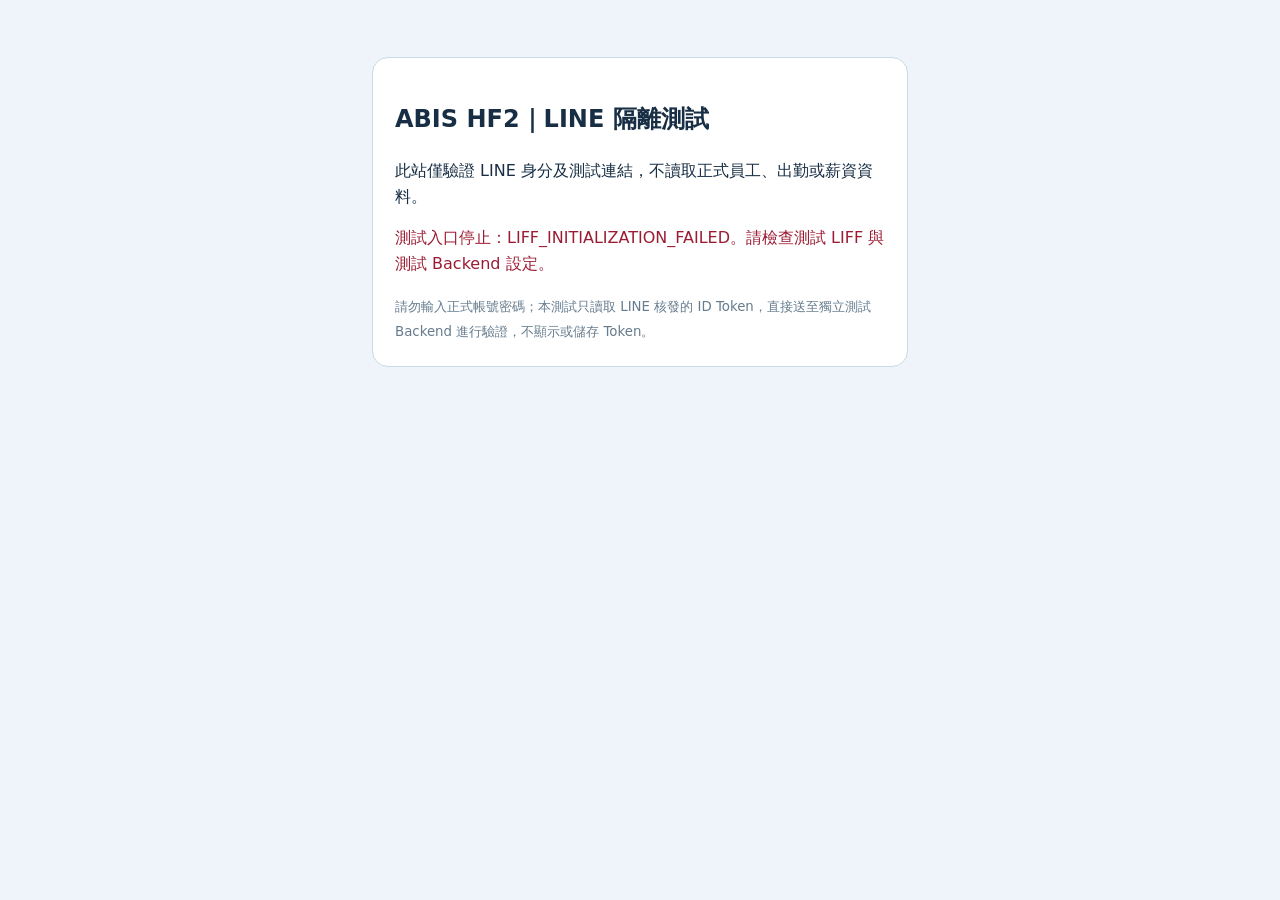
<file: staging/hf2/phase2-liff-entry.html>
<!doctype html>
<html lang="zh-Hant">
<head>
<meta charset="utf-8">
<meta name="viewport" content="width=device-width,initial-scale=1">
<meta name="referrer" content="no-referrer">
<meta http-equiv="Cache-Control" content="no-store">
<title>ABIS HF2｜LINE 隔離驗證</title>
<style>
body{font:16px/1.6 system-ui,sans-serif;background:#eef4fa;color:#172e44;margin:0;padding:25px}
main{max-width:490px;margin:32px auto;padding:22px;border-radius:16px;background:#fff;border:1px solid #c9dae8}
small{color:#667c8e}#status{white-space:pre-wrap}button{padding:11px 16px;border:0;border-radius:10px;color:white;background:#1764ac}
</style>
<script src="https://static.line-scdn.net/liff/edge/2/sdk.js"></script>
</head>
<body>
<main>
<h2>ABIS HF2｜LINE 隔離測試</h2>
<p>此站僅驗證 LINE 身分及測試連結，不讀取正式員工、出勤或薪資資料。</p>
<p id="status" role="status" aria-live="polite">準備 LINE 測試驗證…</p>
<small>請勿輸入正式帳號密碼；本測試只讀取 LINE 核發的 ID Token，直接送至獨立測試 Backend 進行驗證，不顯示或儲存 Token。</small>
</main>
<script>
(function(){
'use strict';
// Configure only for a NEW staging LIFF app + NEW isolated Apps Script /exec.
// These are invalid placeholders until explicitly set during staging deployment.
const cfg=Object.freeze({
  liffId:'__HF2_TEST_LIFF_ID__',
  stageBackendUrl:'__HF2_TEST_BACKEND_EXEC_URL__',
  version:'HF2_P2A_TEST_LIFF_ENTRY_20261010'
});
const PROD_LIFF_ID='2011584842-AmO1bbHY';
const PROD_BACKEND_DEPLOYMENT='AKfycbxWYmfVQB4DOlnz0rKPqN45IMwtIEdZ-t4GnhiS8PuxmnPX-Z46yiH-EU331X0kiweR';
function fail(code){
 const e=document.getElementById('status');
 e.textContent='測試入口停止：'+code+'。請檢查測試 LIFF 與測試 Backend 設定。';
 e.style.color='#9b1c32';
}
function validConfig(){
 const url=new URL(cfg.stageBackendUrl);
 const appId=/^[0-9]{8,14}-[A-Za-z0-9]+$/.test(cfg.liffId);
 const correctHost=url.protocol==='https:'&&url.hostname==='script.google.com';
 const validPath=/^\/(?:macros\/s|a\/macros\/[^/]+\/s)\/[A-Za-z0-9_-]+\/exec$/.test(url.pathname);
 return appId && cfg.liffId!==PROD_LIFF_ID && correctHost && validPath &&
   url.pathname.indexOf(PROD_BACKEND_DEPLOYMENT)<0 && !url.search && !url.hash;
}
function readRouteToken(){
 const top=new URLSearchParams(location.search);
 const raw=top.get('liff.state')||'';
 // LINE redirects may retain a route query inside liff.state.
 const state=raw.includes('?')?raw.slice(raw.indexOf('?')+1):raw.replace(/^\//,'').replace(/^\?/,'');
 const inner=new URLSearchParams(state);
 const candidate=String(top.get('rt')||inner.get('rt')||'').trim();
 return /^[0-9a-f]{32}$/i.test(candidate)?candidate.toLowerCase():'';
}
function submitToIsolatedBackend(idToken,routeToken){
 const form=document.createElement('form');
 form.method='POST';form.target='_self';form.action=cfg.stageBackendUrl;
 form.acceptCharset='UTF-8';form.style.display='none';
 const payload={mode:'hf2p2auth',idToken:idToken,routeToken:routeToken,
   bridgeVersion:cfg.version};
 Object.keys(payload).forEach(function(k){
   const field=document.createElement('input');field.type='hidden';
   field.name=k;field.value=payload[k];form.appendChild(field);
 });
 document.body.appendChild(form);
 document.getElementById('status').textContent='LINE 已完成初始化，正在由獨立測試 Backend 驗證…';
 form.submit();
}
async function main(){
 try {
   if(!validConfig())return fail('STAGING_CONFIG_INVALID');
   if(typeof liff==='undefined')return fail('LIFF_SDK_UNAVAILABLE');
   await liff.init({liffId:cfg.liffId,withLoginOnExternalBrowser:true});
   if(!liff.isLoggedIn()){liff.login({redirectUri:location.href});return;}
   const idToken=liff.getIDToken();
   if(!idToken)return fail('LINE_ID_TOKEN_UNAVAILABLE');
   // In first-time enrollment, the operator may use a staging LIFF URL without rt.
   const rt=readRouteToken();
   submitToIsolatedBackend(idToken,rt);
 } catch(ignore) {
   fail('LIFF_INITIALIZATION_FAILED');
 }
}
main();
})();
</script>
</body>
</html>
</file>
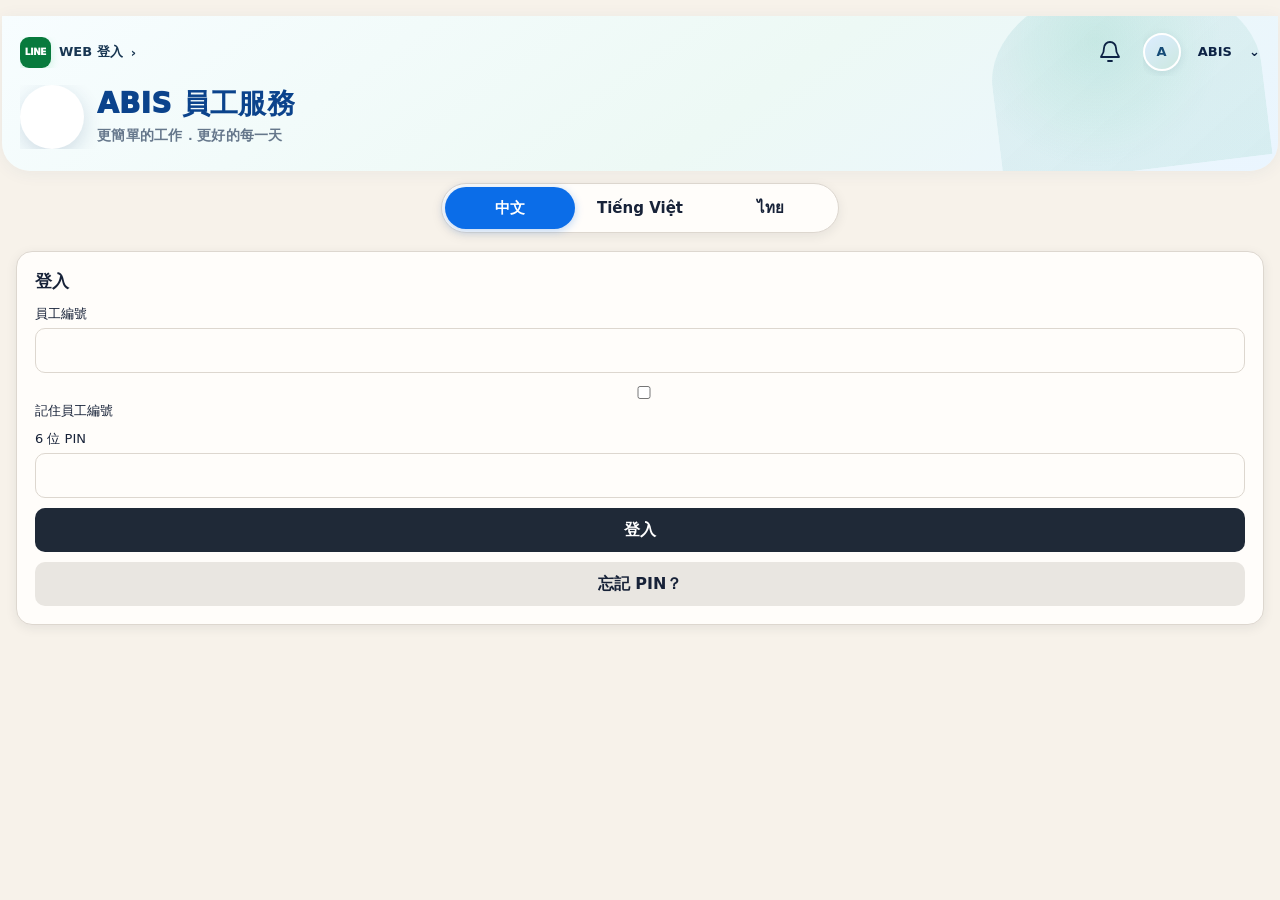
<file: tests/fixtures/index-r5.html>
<!DOCTYPE html>
<html>
<head>
  <meta name="viewport" content="width=device-width, initial-scale=1, viewport-fit=cover">
  <link rel="stylesheet" href="../../assets/ess-20261118-p1-hf9/abis-ess.css">
</head>
<body>
<div class="wrap">
  <div class="company-banner frozen-company-banner" role="banner">
    <div class="frozen-topline">
      <div id="entrySource" class="frozen-entry-source"><span class="frozen-line-mark">LINE</span><span id="entrySourceText">由 LINE 進入</span><span aria-hidden="true">›</span></div>
      <div class="frozen-head-actions">
        <button id="homeBellBtn" class="frozen-icon-btn" type="button" aria-label="通知中心">
          <svg viewBox="0 0 24 24" aria-hidden="true"><path d="M18 8a6 6 0 0 0-12 0c0 7-3 7-3 9h18c0-2-3-2-3-9M10 21h4"/></svg>
          <span id="homeBellDot" class="frozen-bell-dot hide"></span>
        </button>
        <button id="homeUserBtn" class="frozen-user-chip" type="button" aria-label="我的帳號">
          <span id="headerAvatar" class="frozen-avatar">A</span><span id="headerUserName">ABIS</span><span aria-hidden="true">⌄</span>
        </button>
      </div>
    </div>
    <div class="frozen-brand-row">
      <img class="company-logo" alt="ABIS" src="[data-uri]">
      <div class="frozen-brand-copy">
        <div class="company-title">ABIS 員工服務</div>
        <div class="company-subtitle" data-home-i18n="tagline">更簡單的工作．更好的每一天</div>
      </div>
    </div>
    <button id="themeToggle" class="theme-toggle frozen-theme-toggle" type="button" aria-label="切換深色模式"><span id="themeToggleIcon">☾</span></button>
  </div>
  <div class="lang-switch"><button id="langZH" type="button">中文</button><button id="langVI" type="button">Tiếng Việt</button><button id="langTH" type="button">ไทย</button></div>
  <div id="msg"></div>
  <div id="opStatus" class="op-status hide" role="status"></div>
  <section id="lineBoot" class="card line-boot-card hide" role="status"></section>
  <section id="login" class="card"><h2>登入</h2><label>員工編號</label><input id="loginId"><label><input id="rememberId" type="checkbox"> 記住員工編號</label><label>6 位 PIN</label><input id="loginPin" type="password"><button id="loginBtn" type="button">登入</button><button class="secondary" type="button">忘記 PIN？</button></section>
  <section id="forgotPin" class="card hide"><h2>忘記 PIN？</h2><input id="forgotEmployeeId"><button id="forgotSendBtn" type="button">發送驗證碼</button></section>
  <section id="resetPin" class="card hide"><input id="resetEmployeeId" disabled><input id="resetCode"><input id="resetNewPin" type="password"><input id="resetNewPin2" type="password"><button id="resetPinBtn" type="button">重設並登入</button></section>
  <section id="setPin" class="card hide"><input id="setupId" disabled><input id="setupPin" type="password"><input id="setupPin2" type="password"><button id="setupPinBtn" type="button">設定並登入</button></section>
  <main id="app" class="hide">
    <div id="rc2InnerTopbar" class="rc2-inner-topbar hide"><button id="rc2InnerBackBtn" type="button" class="rc2-inner-back">‹</button><div id="rc2InnerTitle" class="rc2-inner-title">ABIS</div></div>
    <div class="card nav-shell"><div class="nav">
      <button data-nav-key="home" type="button"><span class="nav-label">首頁</span></button>
      <button id="leaveNav" data-nav-key="leave" type="button"><span class="nav-label">我要請假</span></button>
      <button data-nav-key="leaves" type="button"><span class="nav-label">我的假單</span></button>
      <button id="attendanceNav" type="button"><span class="nav-label">我的出勤</span></button>
      <button data-nav-key="inbox" type="button"><span id="inboxCount" class="badge-count hide">0</span><span class="nav-label">待我處理</span></button>
    </div></div>
    <section id="home" class="home-dashboard"></section>
    <section id="account" class="card hide"><div id="accountContent"></div></section>
    <section id="recentRecords" class="card hide"><h2 id="recentRecordsTitle">近期紀錄</h2><div id="recentRecordsList"></div></section>
    <section id="leaveForm" class="card hide"><h2>我要請假</h2><select id="leaveType"></select><select id="applicationType"></select><input id="startDate" type="date"><input id="endDate" type="date"><input id="startTime" type="time"><input id="endTime" type="time"><select id="proxyId"></select><textarea id="handover"></textarea><textarea id="reason"></textarea><button id="submitLeaveBtn" type="button">送出假單</button></section>
    <section id="attendance" class="card hide"><h2>我的出勤</h2><div class="month-row"><div><label>月份</label><input id="attendanceMonth" type="month" value="2026-11"></div><button id="attendanceQueryBtn" type="button">查詢</button></div><div id="attendanceContent"></div></section>
    <section id="leaves" class="card hide"><h2>我的假單</h2><div id="leaveList"></div></section>
    <section id="inbox" class="card hide"><h2>待我處理</h2><div id="inboxList"></div></section>
    <section id="notifications" class="card hide"><h2 id="notificationCenterTitle">通知中心</h2><button id="notificationMarkAllBtn" type="button" class="secondary">全部標為已讀</button><div id="notificationTabs"></div><div id="notificationCenterList"></div></section>
    <section id="dashboard" class="card hide"><h2 id="dashboardTitle">部門請假總表</h2><div class="month-row"><div><label>月份</label><input id="dashboardMonth" type="month" value="2026-11"></div><button type="button">查詢</button></div><div id="dashboardContent"></div></section>
    <section id="hrCredentialAdmin" class="card hide"><h2>帳號管理</h2><input id="hrEmployeeQuery"><div id="hrCredentialResults"></div><div id="hrCredentialDetail"></div></section>
  </main>
</div>
<script>
(function () {
  document.getElementById('attendanceMonth').value = '2026-11';
  document.getElementById('dashboardMonth').value = '2026-11';
  try {
    if (window.__hf9Seed && window.__hf9Seed.session) localStorage.setItem('abis_session', window.__hf9Seed.session);
    if (window.__hf9Seed && window.__hf9Seed.lang) localStorage.setItem('abis_lang', window.__hf9Seed.lang);
  } catch (ignore) {}
  window.__hf9ObserverCalls = 0;
  window.__hf9ObserverLoop = false;
  var Native = window.MutationObserver;
  if (typeof Native === 'function') {
    var Wrapped = function (cb) {
      return new Native(function (records, obs) {
        window.__hf9ObserverCalls += 1;
        if (window.__hf9ObserverCalls > 40) {
          try { obs.disconnect(); } catch (ignore) {}
          window.__hf9ObserverLoop = true;
          return;
        }
        return cb.call(this, records, obs);
      });
    };
    Wrapped.prototype = Native.prototype;
    window.MutationObserver = Wrapped;
  }
  window.google = { script: { run: {
    withSuccessHandler: function (ok) {
      return { withFailureHandler: function () {
        return { api: function (action, payload) {
          var handle = window.__hf9Handle || function () { return { ok: true, data: {} }; };
          try { ok(handle(action, payload)); }
          catch (err) { ok({ ok: false, error: String(err && err.message || err) }); }
        } };
      } };
    }
  } } };
  window.ABIS_SERVER_BOOT = window.ABIS_SERVER_BOOT || { sessionToken: '', employeeId: '', source: 'WEB', route: '', routeContext: null, home: null };
  window.ABIS_STATIC_ASSET_BOOT = { version: 'HF9_INDEX_HARNESS', startedAt: performance.now(), assetLoadMs: null };
})();
</script>
<script src="../../assets/ess-20261118-p1-hf9/abis-ess.bundle.js"></script>
<script src="../../assets/ess-20261027-leave-approval-label-rc1/leave-approval-label.js"></script>
<script src="../../assets/ess-20261007-rc13-hf81/attendance-hold-hf81.js"></script>
<script src="../../assets/ess-20261007-rc13-hf2/leave-submit-hf2.js"></script>
<script src="../../assets/ess-20261118-p1-hf9/leave-submit-hf3r1.js"></script>
<script src="../../assets/ess-20261118-p1-hf9/ess-dialog-hf4.js"></script>
<script src="../../assets/ess-20261118-p1-hf9/punch-exempt-admin.js"></script>
<script src="../../assets/ess-20261106-hrlb-v1-1-2-ui-recovery/abis-hrlb-ui-recovery.js"></script>
<script src="../../assets/ess-20261118-supervisor-correction-confirm/supervisor-correction-confirm.js"></script>
<script src="../../assets/ess-20261118-employee-correction-return/employee-correction-return.js"></script>
<script>
/* Synthetic stand-in for backend PERF3 boot. It clears the session on HOME_BOOTSTRAP_RETRY unless hf9 holds it. */
boot = async function () {
  if (!sessionToken) { if (typeof showLogin === 'function') showLogin(); return; }
  try {
    var data = await call('homeBootstrap', { sessionToken: sessionToken });
    if (!data || !data.home || data.code === 'HOME_BOOTSTRAP_RETRY' || data.status === 'PENDING') {
      var pending = new Error('登入還沒完成，請稍後再試（HOME_BOOTSTRAP_RETRY）');
      pending.code = 'HOME_BOOTSTRAP_RETRY';
      pending.retryable = true;
      throw pending;
    }
    homeData = data.home;
    try { if (typeof enterApp === 'function') enterApp(); }
    catch (enterErr) { window.__hf9EnterError = String(enterErr && enterErr.stack || enterErr); }
  } catch (err) {
    try { localStorage.removeItem('abis_session'); } catch (ignore) {}
    sessionToken = '';
    if (typeof showLogin === 'function') showLogin();
    if (typeof message === 'function') message(err && err.message ? err.message : String(err));
  }
};
boot();
</script>
</body>
</html>
</file>
<file: assets/ess-20261118-p1-hf9/abis-ess.css>
:root{font-family:system-ui,-apple-system,"Noto Sans TC","Noto Sans Thai",sans-serif;color:#202124;background:#f6f8fb}
    body{margin:0}.wrap{max-width:620px;margin:0 auto;padding:16px}.card{box-sizing:border-box;max-width:100%;background:#fff;border-radius:16px;padding:18px;margin:12px 0;box-shadow:0 2px 10px rgba(0,0,0,.06)}
    h1{font-size:22px;margin:6px 0 10px}h2{font-size:17px;margin:0 0 12px}h3{font-size:15px;margin:12px 0 6px}.muted{color:#6b7280;font-size:13px}.tiny{font-size:12px;color:#6b7280}
    .error{background:#fee2e2;padding:10px;border-radius:10px;margin:10px 0}.success{background:#dcfce7;padding:10px;border-radius:10px;margin:10px 0}.notice{background:#eef2ff;padding:10px;border-radius:10px;margin:10px 0}
    .op-status{position:sticky;top:8px;z-index:30;border-radius:12px;padding:11px 12px;margin:10px 0;border:1px solid #d1d5db;background:#fff;box-shadow:0 3px 14px rgba(0,0,0,.08);line-height:1.5}.op-status.working{background:#eff6ff;border-color:#93c5fd;color:#1e3a8a}.op-status.success{background:#ecfdf5;border-color:#86efac;color:#166534}.op-status.warning{background:#fffbeb;border-color:#fcd34d;color:#92400e}.op-status.error{background:#fef2f2;border-color:#fecaca;color:#991b1b}.op-head{display:flex;align-items:center;gap:9px;font-weight:800;font-size:13px}.op-detail{font-size:12px;margin-top:3px}.op-time{font-size:11px;opacity:.75;margin-left:auto;white-space:nowrap}.op-spinner{width:14px;height:14px;border:2px solid currentColor;border-right-color:transparent;border-radius:50%;display:inline-block;animation:opspin .8s linear infinite;flex:0 0 auto}.op-status button{margin-top:8px}.status-inline-fail{background:#fff7ed;color:#9a3412;border:1px solid #fdba74;padding:9px 10px;border-radius:10px;margin-top:8px;font-size:12px;font-weight:700;line-height:1.5}@keyframes opspin{to{transform:rotate(360deg)}}
    label{display:block;font-size:13px;margin:10px 0 5px}input,select,textarea,button{width:100%;box-sizing:border-box;font:inherit}input,select,textarea{padding:12px;border:1px solid #d1d5db;border-radius:10px;background:white}textarea{min-height:72px}
    button{border:0;border-radius:10px;padding:12px;font-weight:700;background:#1f2937;color:#fff;margin-top:10px;cursor:pointer}button:disabled{opacity:.45;cursor:not-allowed}button.secondary{background:#e5e7eb;color:#111827}button.danger{background:#991b1b}button.small{padding:8px;font-size:13px;margin-top:6px}
    .grid{display:grid;grid-template-columns:1fr 1fr;gap:10px}.hide{display:none!important}.pill{display:inline-block;padding:4px 8px;border-radius:999px;background:#eef2ff;font-size:12px;margin-right:5px}.leave,.approval{padding:12px 0;border-bottom:1px solid #eee}.kpi{font-size:28px;font-weight:800}
    .nav{display:grid;grid-template-columns:repeat(auto-fit,minmax(105px,1fr));gap:8px}.nav button{font-size:12px;padding:10px 5px;margin-top:0}.meta{line-height:1.7}.row-actions{display:grid;grid-template-columns:1fr 1fr;gap:8px}.badge-count{font-size:11px;background:#b91c1c;color:#fff;border-radius:99px;padding:1px 6px}
    .proxy-ok{background:#dcfce7;color:#166534;border:1px solid #86efac;padding:10px 12px;border-radius:10px;margin:10px 0;font-size:13px;font-weight:700;line-height:1.55}.proxy-warn{background:#fef2f2;color:#991b1b;border:1px solid #fecaca;padding:10px 12px;border-radius:10px;margin:10px 0;font-size:13px;font-weight:700}.build-tag{font-size:11px;color:#9ca3af;margin-bottom:8px}.dept-conflict{background:#fffbeb;color:#92400e;border:1px solid #fcd34d;padding:10px 12px;border-radius:10px;margin:10px 0;font-size:13px;line-height:1.55}.dept-conflict b{color:#78350f}.dept-conflict-list{margin-top:6px}
    .leave-total-box{margin-top:16px;padding-top:14px;border-top:1px solid #e5e7eb}.leave-total-title{font-size:14px;font-weight:800;margin-bottom:8px}.leave-total-row{display:flex;align-items:center;justify-content:space-between;gap:12px;padding:7px 0;border-bottom:1px solid #f3f4f6}.leave-total-row:last-child{border-bottom:0}.leave-total-name{font-size:13px}.leave-total-hours{font-size:14px;font-weight:800;white-space:nowrap}
    .line-card{margin-top:16px;padding:14px;border:1px solid #dbeafe;border-radius:12px;background:#f8fbff}.line-card-title{display:flex;align-items:center;justify-content:space-between;gap:10px;font-size:14px;font-weight:800}.line-status{display:flex;align-items:center;gap:8px;margin-top:10px;font-size:13px;font-weight:700}.line-dot{width:9px;height:9px;border-radius:50%;background:#9ca3af;flex:0 0 auto}.line-dot.bound{background:#16a34a}.line-dot.warn{background:#d97706}.line-meta{margin-top:7px;color:#6b7280;font-size:12px;line-height:1.65}.line-card button{margin-top:12px}.line-auth-link{display:block;width:100%;box-sizing:border-box;text-align:center;text-decoration:none;border-radius:10px;padding:10px;font-size:13px;font-weight:700;background:#1f2937;color:#fff;margin-top:12px}.line-reauth-gate{position:fixed;inset:0;z-index:9999;background:rgba(17,24,39,.58);display:flex;align-items:center;justify-content:center;padding:20px}.line-reauth-card{width:min(420px,100%);background:#fff;border-radius:16px;padding:20px;box-shadow:0 18px 50px rgba(0,0,0,.25)}.line-reauth-card h3{margin:0 0 8px}.line-reauth-card p{margin:0;color:#4b5563;font-size:13px;line-height:1.65}
    .lang-switch{display:flex;gap:6px;margin:0 0 12px}.lang-switch button{width:auto;padding:7px 11px;margin:0;font-size:12px;background:#e5e7eb;color:#111827}.lang-switch button.active{background:#111827;color:#fff}
    .line-boot-card{text-align:center;padding:28px 18px}.line-boot-spinner{width:28px;height:28px;border:3px solid #dbeafe;border-top-color:#2563eb;border-radius:50%;display:inline-block;animation:opspin .8s linear infinite;margin:4px 0 14px}.line-boot-card h2{margin-bottom:8px}.line-boot-card .notice{margin:12px 0 0;line-height:1.65}
    .proxy-card{margin-top:16px;padding:14px;border:1px solid #fde68a;background:#fffbeb;border-radius:12px}.proxy-item{padding:9px 0;border-bottom:1px solid #f3e7bd}.proxy-item:last-child{border-bottom:0}
    .dash-summary{display:grid;grid-template-columns:repeat(3,1fr);gap:8px;margin:12px 0}.dash-kpi{background:#f8fafc;border:1px solid #e5e7eb;border-radius:12px;padding:10px;text-align:center}.dash-kpi b{display:block;font-size:22px}.dash-kpi span{font-size:11px;color:#6b7280}.dist-row{padding:9px 0;border-bottom:1px solid #eee;line-height:1.55}.dist-count{font-weight:800;margin-left:6px}.dash-row{padding:12px 0;border-bottom:1px solid #eee;line-height:1.65}.dash-row:last-child,.dist-row:last-child{border-bottom:0}.month-row{display:grid;grid-template-columns:1fr auto;gap:8px;align-items:end}.month-row button{width:auto;white-space:nowrap}
    .confirm-backdrop{position:fixed;inset:0;z-index:120;background:rgba(17,24,39,.48);display:grid;place-items:center;padding:20px}
    .confirm-dialog{width:min(100%,420px);background:#fff;border-radius:16px;padding:18px;box-shadow:0 18px 48px rgba(0,0,0,.24)}
    .confirm-dialog h2{margin:0 0 8px}.confirm-body{font-size:14px;line-height:1.7;color:#374151;white-space:pre-line}
    .confirm-actions{display:grid;grid-template-columns:1fr 1fr;gap:10px;margin-top:18px}.confirm-actions button{margin-top:0}
    .hr-account{padding:12px 0;border-bottom:1px solid #eee}.hr-account:last-child{border-bottom:0}.hr-status-grid{display:grid;grid-template-columns:1fr 1fr;gap:8px;margin:12px 0}.hr-status-box{border:1px solid #e5e7eb;background:#f8fafc;border-radius:10px;padding:10px}.hr-status-box span{display:block;font-size:11px;color:#6b7280;margin-bottom:4px}.hr-status-box b{font-size:13px;word-break:break-word}.temp-pin-once{background:#fff7ed;border:2px solid #fb923c;border-radius:14px;padding:16px;margin:14px 0}.temp-pin-code{font-size:30px;font-weight:900;letter-spacing:6px;text-align:center;padding:14px 0;font-variant-numeric:tabular-nums}.hr-action-box{border-top:1px solid #e5e7eb;margin-top:14px;padding-top:12px}

    .att-correction-state{margin-top:8px;padding:8px 10px;border-radius:9px;background:#eef2ff;font-size:12px;line-height:1.5}.att-correction-state.pending{background:#fffbeb;color:#92400e;border:1px solid #fcd34d}.att-correction-state.done{background:#ecfdf5;color:#166534;border:1px solid #86efac}.att-correction-state.reject{background:#fef2f2;color:#991b1b;border:1px solid #fecaca}.att-correction-actions{margin-top:8px}.att-correction-actions button{margin-top:0}.att-correction-form .current-box{background:#f8fafc;border:1px solid #e5e7eb;border-radius:10px;padding:10px;margin:10px 0;font-size:12px;line-height:1.6}.att-correction-form .field-note{font-size:11px;color:#6b7280;margin-top:4px}.att-correction-form .confirm-actions{margin-top:14px}
    .att-summary{display:grid;grid-template-columns:repeat(3,1fr);gap:8px;margin:12px 0}.att-kpi{background:#f8fafc;border:1px solid #e5e7eb;border-radius:12px;padding:10px;text-align:center}.att-kpi b{display:block;font-size:20px}.att-kpi span{font-size:11px;color:#6b7280}.att-calendar-head,.att-calendar{display:grid;grid-template-columns:repeat(7,1fr);gap:5px}.att-calendar-head div{font-size:11px;color:#6b7280;text-align:center;padding:4px}.att-day{min-height:72px;border:1px solid #e5e7eb;border-radius:9px;padding:6px;background:#fff;font-size:11px;overflow:hidden}.att-day.empty{border-color:transparent;background:transparent}.att-day-num{font-weight:800;font-size:12px}.att-day-status{margin-top:5px;font-size:10px;line-height:1.35}.att-day.warn{background:#fffbeb}.att-day.bad{background:#fef2f2}.att-day.leave-day{background:#eff6ff}.att-day.rest{background:#f8fafc}.att-detail{padding:12px 0;border-bottom:1px solid #eee;line-height:1.55}.att-detail:last-child{border-bottom:0}.att-detail-grid{display:grid;grid-template-columns:1fr 1fr;gap:4px 10px;margin-top:6px;font-size:12px}.att-punches{margin-top:7px;padding:7px 9px;background:#f8fafc;border-radius:8px;font-size:11px}.att-warning{background:#fffbeb;border:1px solid #fcd34d;color:#92400e;border-radius:10px;padding:10px;margin:10px 0;font-size:12px;line-height:1.55}.att-tabs{display:grid;grid-template-columns:1fr 1fr;gap:8px;margin:10px 0}.att-tabs button{margin:0}.att-tabs button.active{background:#111827;color:#fff}.att-tabs button:not(.active){background:#e5e7eb;color:#111827}@media(max-width:420px){.att-summary{grid-template-columns:1fr 1fr}.att-day{min-height:62px;padding:4px}.att-detail-grid{grid-template-columns:1fr}}
    @media(max-width:420px){.dash-summary{grid-template-columns:1fr 1fr 1fr}.wrap{padding:12px}.card{padding:15px}}
  
.att-work-section{margin-top:16px;padding-top:12px;border-top:1px solid var(--line)}
.att-work-title{font-size:17px;font-weight:800;margin:6px 0 10px}
.att-work-card{border:1px solid var(--line);border-radius:12px;padding:12px;margin:10px 0;background:#fff}
.att-work-card h3{margin:0 0 8px;font-size:16px}.att-work-grid{display:grid;grid-template-columns:repeat(auto-fit,minmax(180px,1fr));gap:8px}.att-work-card select,.att-work-card input,.att-work-card textarea{width:100%}.att-item{padding:8px 0;border-top:1px dashed var(--line)}.att-item:first-child{border-top:0}.att-work-actions{display:flex;gap:8px;flex-wrap:wrap;margin-top:10px}.att-work-card .danger{background:#b42318}.att-work-card .secondary{background:#fff}


/* ============================================================
   P5A1-RM-FAST1M1 | Mobile Responsive UI
   UI-only: no business logic / route / authorization changes.
   ============================================================ */
html{-webkit-text-size-adjust:100%;text-size-adjust:100%;background:#f6f8fb}
body{min-height:100vh;min-height:100dvh;overflow-x:hidden;padding-bottom:env(safe-area-inset-bottom)}
button,input,select,textarea{touch-action:manipulation}

@media (max-width:640px){
  :root{font-size:16px}
  body{background:#f6f8fb}
  .wrap{
    width:100%;max-width:none;margin:0;padding:12px 12px calc(18px + env(safe-area-inset-bottom));
  }
  .wrap>h1{font-size:24px;line-height:1.2;margin:8px 2px 12px;font-weight:850;letter-spacing:-.02em}
  h2{font-size:20px;line-height:1.3;margin-bottom:14px}
  h3{font-size:17px;line-height:1.35}
  .card{
    width:100%;margin:10px 0;padding:18px 16px;border-radius:18px;
    box-shadow:0 2px 14px rgba(15,23,42,.07)
  }
  .muted{font-size:14px;line-height:1.6}
  .tiny{font-size:13px;line-height:1.6}
  label{font-size:15px;margin:14px 0 7px;font-weight:650}
  input,select,textarea{
    min-height:50px;padding:13px 14px;border-radius:12px;font-size:16px;line-height:1.35;
  }
  textarea{min-height:104px;resize:vertical}
  button,.line-auth-link,#evidenceLink{
    min-height:48px;padding:13px 14px;border-radius:12px;font-size:15px;line-height:1.25;
  }
  button.small{min-height:42px;padding:10px 12px;font-size:14px}
  .notice,.error,.success,.proxy-ok,.proxy-warn,.dept-conflict,.att-warning{
    font-size:14px;line-height:1.6;padding:12px 13px;border-radius:12px
  }

  /* Main navigation behaves like a touch-first app toolbar. */
  #app>.card:first-child{
    position:sticky;top:0;z-index:45;margin:0 -12px 12px;width:calc(100% + 24px);
    padding:10px 12px;background:rgba(246,248,251,.94);border-radius:0;
    box-shadow:0 1px 0 rgba(15,23,42,.08);backdrop-filter:blur(14px);-webkit-backdrop-filter:blur(14px)
  }
  .nav{
    display:flex;gap:8px;overflow-x:auto;overscroll-behavior-x:contain;
    scroll-snap-type:x proximity;padding:2px 0 4px;scrollbar-width:none
  }
  .nav::-webkit-scrollbar{display:none}
  .nav button{
    flex:0 0 auto;width:auto;min-width:104px;min-height:46px;padding:11px 14px;
    font-size:14px;border-radius:999px;white-space:nowrap;scroll-snap-align:start
  }

  .grid{grid-template-columns:1fr;gap:0}
  .row-actions{grid-template-columns:1fr;gap:8px}
  .month-row{grid-template-columns:1fr;gap:8px;align-items:stretch}
  .month-row button{width:100%;margin-top:0}
  .confirm-actions{grid-template-columns:1fr 1fr;gap:8px}
  .confirm-dialog{width:100%;max-width:440px;padding:20px 16px;border-radius:18px}
  .hr-status-grid{grid-template-columns:1fr;gap:8px}
  .att-work-grid{grid-template-columns:1fr}
  .att-work-actions{display:grid;grid-template-columns:1fr;gap:8px}
  .att-work-actions button{width:100%;margin-top:0}

  /* Attendance calendar stays readable instead of shrinking each day to tiny text. */
  .att-calendar-head,.att-calendar{min-width:560px}
  #attendanceContent{overflow-x:auto;-webkit-overflow-scrolling:touch}
  .att-day{min-height:78px;font-size:12px}
  .att-day-num{font-size:13px}.att-day-status{font-size:11px}
  .att-detail{font-size:14px}.att-detail-grid{grid-template-columns:1fr;font-size:13px}
  .att-punches{font-size:12px}
  .att-summary{grid-template-columns:repeat(2,minmax(0,1fr));gap:8px}
  .att-kpi b{font-size:22px}.att-kpi span{font-size:12px}

  .dash-summary{grid-template-columns:repeat(3,minmax(0,1fr));gap:7px}
  .dash-kpi{padding:10px 6px}.dash-kpi b{font-size:22px}.dash-kpi span{font-size:11px}
  .leave,.approval,.dash-row,.dist-row{font-size:14px}
  .kpi{font-size:32px}
  .badge-count{font-size:12px;padding:2px 7px}

  .lang-switch{gap:7px;overflow-x:auto;padding-bottom:2px;scrollbar-width:none}
  .lang-switch::-webkit-scrollbar{display:none}
  .lang-switch button{min-height:40px;width:auto;flex:0 0 auto;padding:9px 13px;font-size:13px}

  .line-boot-card{
    min-height:min(62vh,520px);display:flex;flex-direction:column;justify-content:center;align-items:center;
    padding:28px 22px
  }
  .line-boot-spinner{width:36px;height:36px;border-width:4px;margin-bottom:18px}
  .line-boot-card h2{font-size:22px}.line-boot-card .notice{width:100%;font-size:14px}
  .line-reauth-gate{padding:14px}.line-reauth-card{padding:22px 18px;border-radius:18px}

  /* Prevent long IDs/status values from forcing the viewport wider. */
  .meta,.line-meta,.hr-status-box,.leave,.approval,.dash-row,.dist-row{overflow-wrap:anywhere;word-break:break-word}
}

@media (max-width:380px){
  .wrap{padding-left:10px;padding-right:10px}
  .card{padding:16px 14px}
  .wrap>h1{font-size:22px}
  .nav button{min-width:96px;font-size:13px;padding-left:12px;padding-right:12px}
  .dash-summary{grid-template-columns:1fr 1fr}
  .confirm-actions{grid-template-columns:1fr}
}



.is-busy{opacity:.72;cursor:wait}

/* ============================================================
   P5A1-RM-FAST1M4 | Mobile Large UI + SAFE BUSY
   UI-only: no business logic / route / authorization changes.
   Apps Script / LINE WebView may expose an iframe viewport wider than
   the physical phone width, so this breakpoint intentionally extends
   to 1100px and also targets coarse-pointer devices.
   ============================================================ */
@media (max-width:1100px), (pointer:coarse) {
  :root{font-size:20px}
  html{-webkit-text-size-adjust:100%;text-size-adjust:100%}
  body{background:#f6f8fb;font-size:18px;line-height:1.65}

  .wrap{
    width:100%;max-width:none;margin:0;
    padding:18px 18px calc(28px + env(safe-area-inset-bottom));
  }
  .wrap>h1{
    font-size:34px;line-height:1.2;margin:10px 2px 16px;
    font-weight:850;letter-spacing:-.02em;
  }
  h2{font-size:27px;line-height:1.3;margin-bottom:16px}
  h3{font-size:22px;line-height:1.35}

  .card{
    width:100%;max-width:none;margin:14px 0;padding:24px 22px;
    border-radius:22px;box-shadow:0 3px 18px rgba(15,23,42,.08)
  }

  .muted{font-size:17px;line-height:1.65}
  .tiny{font-size:16px;line-height:1.65}
  .build-tag{font-size:14px;line-height:1.5;margin-bottom:10px}
  .meta{font-size:17px;line-height:1.75}

  label{font-size:18px;margin:16px 0 8px;font-weight:700}
  input,select,textarea{
    min-height:58px;padding:15px 16px;border-radius:14px;
    font-size:18px;line-height:1.4
  }
  textarea{min-height:120px}

  button,.line-auth-link,#evidenceLink{
    min-height:56px;padding:15px 16px;border-radius:14px;
    font-size:18px;line-height:1.3
  }
  button.small{min-height:48px;padding:12px 14px;font-size:16px}

  .lang-switch{gap:9px;margin-bottom:16px;flex-wrap:wrap}
  .lang-switch button{
    min-height:46px;width:auto;padding:11px 15px;margin:0;
    font-size:16px;border-radius:12px
  }

  /* Six main functions: 2 columns x 3 rows on phone-sized WebViews. */
  .nav{
    display:grid!important;
    grid-template-columns:repeat(2,minmax(0,1fr))!important;
    gap:10px!important;
    overflow:visible!important;
    padding:0!important;
  }
  .nav button{
    width:100%!important;min-width:0!important;min-height:56px!important;
    padding:14px 10px!important;margin:0!important;
    font-size:17px!important;line-height:1.25!important;
    border-radius:14px!important;white-space:normal!important;
  }

  /* Keep the navigation card visible but do not squeeze it into pill buttons. */
  #app>.card:first-child{
    position:static!important;width:100%!important;margin:12px 0 14px!important;
    padding:18px!important;border-radius:20px!important;
    background:#fff!important;box-shadow:0 3px 18px rgba(15,23,42,.08)!important;
    backdrop-filter:none!important;-webkit-backdrop-filter:none!important;
  }

  .notice,.error,.success,.proxy-ok,.proxy-warn,.dept-conflict,.att-warning{
    font-size:17px;line-height:1.65;padding:15px 16px;border-radius:14px
  }

  .line-card{padding:18px;border-radius:16px;margin-top:18px}
  .line-card-title{font-size:18px}
  .line-status{font-size:17px;margin-top:12px}
  .line-meta{font-size:16px;line-height:1.7}
  .line-dot{width:11px;height:11px}

  .pill{font-size:15px;padding:6px 10px}
  .badge-count{font-size:14px;padding:2px 8px}
  .leave-total-title{font-size:18px}
  .leave-total-name{font-size:17px}
  .leave-total-hours{font-size:18px}

  .grid{grid-template-columns:1fr;gap:0}
  .row-actions{grid-template-columns:1fr;gap:10px}
  .month-row{grid-template-columns:1fr;gap:10px}
  .month-row button{width:100%;margin-top:0}
  .hr-status-grid{grid-template-columns:1fr;gap:10px}
  .att-work-grid{grid-template-columns:1fr}
  .att-work-actions{display:grid;grid-template-columns:1fr;gap:10px}
  .att-work-actions button{width:100%;margin-top:0}

  .dash-summary{grid-template-columns:repeat(2,minmax(0,1fr));gap:10px}
  .dash-kpi{padding:14px 10px}.dash-kpi b{font-size:28px}.dash-kpi span{font-size:15px}
  .att-summary{grid-template-columns:repeat(2,minmax(0,1fr));gap:10px}
  .att-kpi{padding:14px 10px}.att-kpi b{font-size:28px}.att-kpi span{font-size:15px}

  .leave,.approval,.dash-row,.dist-row,.att-detail{font-size:17px;line-height:1.7}
  .att-detail-grid{grid-template-columns:1fr;font-size:16px;gap:6px}
  .att-punches{font-size:15px;padding:10px 12px}

  .confirm-dialog{width:100%;max-width:560px;padding:24px 22px;border-radius:20px}
  .confirm-body{font-size:17px;line-height:1.75}
  .confirm-actions{grid-template-columns:1fr 1fr;gap:10px}

  .line-boot-card{
    min-height:min(64vh,620px);display:flex;flex-direction:column;
    justify-content:center;align-items:center;padding:34px 24px
  }
  .line-boot-spinner{width:42px;height:42px;border-width:4px;margin-bottom:20px}
  .line-boot-card h2{font-size:28px}.line-boot-card .notice{width:100%;font-size:17px}

  .meta,.line-meta,.hr-status-box,.leave,.approval,.dash-row,.dist-row{
    overflow-wrap:anywhere;word-break:break-word
  }
}

@media (max-width:520px), (pointer:coarse) and (max-width:700px) {
  .wrap{padding-left:14px;padding-right:14px}
  .wrap>h1{font-size:31px}
  .card{padding:22px 18px}
  .nav{grid-template-columns:repeat(2,minmax(0,1fr))!important}
  .confirm-actions{grid-template-columns:1fr}
}



/* ============================================================
   P5A1-RM-FAST1M8 | Minimal Cards + Auto Light/Dark + I18N Labels
   UI-only: warm ivory page, centered company banner, larger type,
   blue active navigation, ivory inactive navigation.
   ============================================================ */
:root{
  --abis-ivory:#f7f1e8;
  --abis-card:#fffdf9;
  --abis-blue:#245d9c;
  --abis-blue-dark:#183f70;
  --abis-blue-soft:#dfeaf6;
  --abis-ink:#222831;
  --abis-muted:#667085;
  --abis-border:#c9d3df;
}
html,body{background:var(--abis-ivory)!important;color:var(--abis-ink)}
body{min-height:100dvh}
.wrap{background:var(--abis-ivory)!important}

.company-banner{
  margin:0 -18px 18px;
  padding:18px 22px 20px;
  text-align:center;
  background:linear-gradient(135deg,var(--abis-blue-dark),var(--abis-blue));
  color:#fff;
  box-shadow:0 4px 16px rgba(24,63,112,.18);
  border-radius:0 0 22px 22px;
  display:flex;
  flex-direction:column;
  align-items:center;
  justify-content:center;
}
.company-logo{
  width:72px;
  height:72px;
  display:block;
  object-fit:cover;
  border-radius:50%;
  margin:0 auto 10px;
  background:#fff;
  border:3px solid rgba(255,255,255,.92);
  box-shadow:0 5px 16px rgba(0,0,0,.18);
}
.company-title{
  width:100%;
  text-align:center;
  font-size:30px;
  line-height:1.2;
  font-weight:900;
  letter-spacing:.04em;
}
.company-subtitle{
  width:100%;
  margin-top:6px;
  text-align:center;
  font-size:19px;
  line-height:1.4;
  font-weight:800;
  opacity:.96;
}

.card{
  background:var(--abis-card)!important;
  border:1px solid rgba(36,93,156,.08);
}
.muted,.tiny,.line-meta{color:var(--abis-muted)!important}

/* Language controls follow the same selected/unselected visual language. */
.lang-switch{width:100%;display:flex;align-items:center;justify-content:center!important;gap:12px;margin:0 auto 18px;overflow:visible!important;padding:0!important;flex-wrap:wrap}
.lang-switch button{
  background:transparent!important;
  color:var(--abis-blue-dark)!important;
  border:1.5px solid var(--abis-border)!important;
  box-shadow:none!important;
}
.lang-switch button.active{
  background:var(--abis-blue)!important;
  color:#fff!important;
  border-color:var(--abis-blue)!important;
}

/* Top application navigation: inactive blends into ivory page; active = blue/white. */
#app>.card:first-child{
  background:transparent!important;
  border:0!important;
  box-shadow:none!important;
  padding:4px 0 8px!important;
}
.nav{gap:11px!important}
.nav button{
  background:var(--abis-ivory)!important;
  color:var(--abis-blue-dark)!important;
  border:1.5px solid #9fb2c8!important;
  box-shadow:0 1px 4px rgba(24,63,112,.05)!important;
  font-weight:850!important;
  transition:background .16s ease,color .16s ease,border-color .16s ease,transform .08s ease;
}
.nav button:active{transform:scale(.985)}
.nav button.active,
.nav button[aria-current="page"]{
  background:var(--abis-blue)!important;
  color:#fff!important;
  border-color:var(--abis-blue)!important;
  box-shadow:0 4px 12px rgba(36,93,156,.22)!important;
}
.nav button.active .badge-count,
.nav button[aria-current="page"] .badge-count{
  background:#fff!important;
  color:var(--abis-blue-dark)!important;
}
.nav button.is-busy.active,
.nav button.is-busy[aria-current="page"]{
  background:var(--abis-blue)!important;
  color:#fff!important;
  opacity:.72!important;
}

.badge-count{background:#b42318;color:#fff}
.notice{background:#eef4fb}
.line-card{background:#f8fbff}

@media (max-width:1100px), (pointer:coarse) {
  body{font-size:19px!important;line-height:1.65}
  .wrap{padding-top:0!important;background:var(--abis-ivory)!important}
  .company-title{font-size:32px}
  .company-subtitle{font-size:18px}
  h2{font-size:28px!important}
  h3{font-size:22px!important}
  .muted{font-size:17px!important}
  .tiny{font-size:16px!important}
  .meta{font-size:18px!important}
  .nav button{font-size:19px!important;min-height:62px!important;padding:15px 11px!important}
  .card{border-radius:20px!important}
}

@media (max-width:520px), (pointer:coarse) and (max-width:700px) {
  .company-banner{margin-left:-14px;margin-right:-14px;padding:19px 16px 17px}
  .company-title{font-size:30px}
  .company-subtitle{font-size:17px}
  .nav button{font-size:18px!important;min-height:60px!important}
}


/* FAST1M8 minimal light/dark refinements */
@media (max-width:1100px){
  .company-banner{padding-top:16px!important;padding-bottom:18px!important}
  .company-logo{width:68px;height:68px;margin-bottom:9px}
  .company-title{font-size:29px!important}
  .company-subtitle{font-size:20px!important;margin-top:5px!important}
  .lang-switch{justify-content:center!important;gap:12px!important;margin-left:auto!important;margin-right:auto!important}
  .lang-switch button{min-width:88px!important;text-align:center!important}
}



/* ============================================================
   P5A1-RM-FAST1M8 | Minimal cards + automatic light/dark theme
   Six-card labels remain true I18N nodes; icons are never replaced.
   ============================================================ */
:root{
  --m8-page:#f7f2ea;
  --m8-surface:#fffdfa;
  --m8-surface-2:#fbf7f1;
  --m8-ink:#172238;
  --m8-muted:#667085;
  --m8-border:#ddd7cf;
  --m8-blue:#0b6de8;
  --m8-blue-deep:#064fae;
  --m8-blue-soft:#eaf3ff;
  --m8-shadow:0 3px 12px rgba(25,34,48,.08);
}
html{color-scheme:light}
html,body,.wrap{background:var(--m8-page)!important;color:var(--m8-ink)!important}
.company-banner{
  margin:0 auto 6px!important;padding:18px 0 8px!important;background:transparent!important;
  box-shadow:none!important;border-radius:0!important;color:var(--m8-ink)!important;
}
.company-title{display:none!important}
.company-logo{width:90px!important;height:90px!important;margin:0 auto 12px!important;border:2px solid rgba(11,109,232,.22)!important;box-shadow:0 6px 20px rgba(16,54,105,.16)!important}
.company-subtitle{font-size:29px!important;font-weight:900!important;letter-spacing:.025em!important;color:var(--m8-ink)!important;margin:0!important}
.lang-switch{margin:8px auto 18px!important;gap:0!important;max-width:390px!important;flex-wrap:nowrap!important;border:1px solid var(--m8-border)!important;border-radius:999px!important;padding:3px!important;background:var(--m8-surface)!important;box-shadow:var(--m8-shadow)!important}
.lang-switch button{flex:1 1 0!important;min-width:0!important;min-height:42px!important;border:0!important;border-radius:999px!important;background:transparent!important;color:var(--m8-ink)!important;font-size:15px!important;font-weight:800!important;padding:8px 6px!important}
.lang-switch button.active{background:var(--m8-blue)!important;color:#fff!important;box-shadow:0 2px 8px rgba(11,109,232,.28)!important}
.card{background:var(--m8-surface)!important;border:1px solid var(--m8-border)!important;box-shadow:var(--m8-shadow)!important}
#app>.nav-shell{background:transparent!important;border:0!important;box-shadow:none!important;padding:4px 0 10px!important}
.nav{display:grid!important;grid-template-columns:repeat(3,minmax(0,1fr))!important;gap:12px!important}
.nav button{
  position:relative!important;display:flex!important;flex-direction:column!important;align-items:center!important;justify-content:center!important;
  min-width:0!important;min-height:118px!important;margin:0!important;padding:14px 8px 12px!important;border-radius:16px!important;
  background:var(--m8-surface)!important;color:var(--m8-blue-deep)!important;border:1px solid var(--m8-border)!important;
  box-shadow:var(--m8-shadow)!important;font-size:15px!important;line-height:1.25!important;font-weight:850!important;
  transition:transform .08s ease,background .16s ease,color .16s ease,border-color .16s ease,box-shadow .16s ease!important;
}
.nav button:active{transform:scale(.98)!important}
.nav-icon{width:38px;height:38px;display:grid;place-items:center;margin:0 auto 9px;color:currentColor;position:relative;flex:0 0 auto}
.nav-icon svg{width:36px;height:36px;display:block;fill:none;stroke:currentColor;stroke-width:1.8;stroke-linecap:round;stroke-linejoin:round}
.nav-label{display:block;width:100%;text-align:center;overflow-wrap:anywhere;word-break:normal}
.nav button.active,.nav button[aria-current="page"]{background:var(--m8-blue)!important;color:#fff!important;border-color:var(--m8-blue)!important;box-shadow:0 5px 15px rgba(11,109,232,.28)!important}
.nav button.is-busy.active,.nav button.is-busy[aria-current="page"]{background:var(--m8-blue)!important;color:#fff!important;opacity:.72!important}
.nav-icon-badged .badge-count{position:absolute;top:-7px;right:-10px;min-width:22px;height:22px;display:grid;place-items:center;padding:0 5px!important;border-radius:999px!important;background:#ef4444!important;color:#fff!important;font-size:12px!important;font-weight:900!important;border:2px solid var(--m8-surface)!important}
.nav button.active .nav-icon-badged .badge-count,.nav button[aria-current="page"] .nav-icon-badged .badge-count{border-color:var(--m8-blue)!important}
.notice{background:var(--m8-blue-soft)!important;color:var(--m8-ink)!important}
.line-card,.dash-kpi,.hr-status-box,.att-kpi,.att-punches,.att-correction-form .current-box{background:var(--m8-surface-2)!important;border-color:var(--m8-border)!important}
.muted,.tiny,.line-meta,.dash-kpi span,.hr-status-box span,.att-kpi span,.att-calendar-head div,.att-correction-form .field-note{color:var(--m8-muted)!important}
input,select,textarea{background:var(--m8-surface)!important;color:var(--m8-ink)!important;border-color:var(--m8-border)!important}
button.secondary{background:#e9e6e1!important;color:var(--m8-ink)!important}
.att-tabs button.active{background:var(--m8-blue)!important;color:#fff!important}
.att-tabs button:not(.active){background:var(--m8-surface-2)!important;color:var(--m8-ink)!important;border:1px solid var(--m8-border)!important}

@media (prefers-color-scheme: dark){
  :root{
    --m8-page:#071426;
    --m8-surface:#0f2138;
    --m8-surface-2:#142a45;
    --m8-ink:#f5f8ff;
    --m8-muted:#aebbd0;
    --m8-border:#29415f;
    --m8-blue:#1686ff;
    --m8-blue-deep:#83c5ff;
    --m8-blue-soft:#16385e;
    --m8-shadow:0 4px 16px rgba(0,0,0,.28);
  }
  html{color-scheme:dark}
  .company-logo{border-color:#79b8ff!important;box-shadow:0 0 22px rgba(22,134,255,.24)!important}
  .lang-switch{background:#0d1c31!important}
  .nav button{background:linear-gradient(180deg,#162b46,#102138)!important;color:#8dccff!important;border-color:#2d4564!important}
  .nav button.active,.nav button[aria-current="page"]{background:linear-gradient(180deg,#1686ff,#0b6de8)!important;color:#fff!important;border-color:#47a2ff!important}
  .nav-icon-badged .badge-count{border-color:#162b46!important}
  .nav button.active .nav-icon-badged .badge-count,.nav button[aria-current="page"] .nav-icon-badged .badge-count{border-color:#1686ff!important}
  button.secondary{background:#223650!important;color:#f5f8ff!important}
  .error{background:#451d26!important;color:#fecdd3!important}
  .success{background:#123b2d!important;color:#bbf7d0!important}
  .proxy-ok{background:#123b2d!important;color:#bbf7d0!important;border-color:#2d6a50!important}
  .proxy-warn{background:#451d26!important;color:#fecdd3!important;border-color:#7f3341!important}
  .dept-conflict,.att-warning{background:#463614!important;color:#fde68a!important;border-color:#7c641e!important}
  .att-day{background:var(--m8-surface)!important;border-color:var(--m8-border)!important;color:var(--m8-ink)!important}
  .att-day.warn{background:#463614!important}.att-day.bad{background:#451d26!important}.att-day.leave-day{background:#16385e!important}.att-day.rest{background:#11243b!important}
  .line-auth-link{background:var(--m8-blue)!important;color:#fff!important}
}

@media (max-width:520px), (pointer:coarse) and (max-width:700px){
  .wrap{padding-left:14px!important;padding-right:14px!important}
  .company-logo{width:86px!important;height:86px!important}
  .company-subtitle{font-size:28px!important}
  .lang-switch{max-width:360px!important;margin-bottom:18px!important}
  .nav{grid-template-columns:repeat(3,minmax(0,1fr))!important;gap:10px!important}
  .nav button{min-height:112px!important;padding:13px 5px 10px!important;font-size:14px!important;border-radius:15px!important}
  .nav-icon{width:36px;height:36px;margin-bottom:8px}.nav-icon svg{width:34px;height:34px}
}

/* ============================================================
   P5A1-RM-FAST1M9 | Larger card labels + Account gear icon
   Card labels intentionally match the ABIS 員工系統 subtitle size.
   ============================================================ */
:root{--m9-nav-title-size:29px}
.company-subtitle,.nav-label{font-size:var(--m9-nav-title-size)!important}
.nav-label{font-weight:900!important;line-height:1.16!important;letter-spacing:.01em!important}
.nav button{min-height:154px!important;padding:16px 8px 14px!important}
.nav-icon{width:46px!important;height:46px!important;margin-bottom:11px!important}
.nav-icon svg{width:43px!important;height:43px!important;stroke-width:1.9!important}
@media (max-width:520px), (pointer:coarse) and (max-width:700px){
  :root{--m9-nav-title-size:28px}
  .company-subtitle,.nav-label{font-size:var(--m9-nav-title-size)!important}
  .nav button{min-height:150px!important;padding:15px 6px 13px!important}
  .nav-icon{width:44px!important;height:44px!important;margin-bottom:10px!important}
  .nav-icon svg{width:41px!important;height:41px!important}
}


/* ============================================================
   P5A1-RM-FAST1M10 | Manual light/dark theme toggle
   Default follows device; first manual toggle persists locally.
   ============================================================ */
.company-banner{position:relative!important}
.theme-toggle{
  position:absolute!important;right:4px!important;top:18px!important;z-index:5!important;
  width:50px!important;height:50px!important;min-width:50px!important;min-height:50px!important;
  margin:0!important;padding:0!important;border-radius:999px!important;
  display:grid!important;place-items:center!important;
  background:var(--m8-surface)!important;color:var(--m8-blue-deep)!important;
  border:1px solid var(--m8-border)!important;box-shadow:var(--m8-shadow)!important;
  font-size:27px!important;line-height:1!important;font-weight:900!important;
}
.theme-toggle:active{transform:scale(.96)!important}
.theme-toggle .theme-glyph{display:block;transform:translateY(-1px)}

/* Explicit LIGHT always wins, even if the phone itself is in Dark Mode. */
html[data-theme="light"]{
  color-scheme:light!important;
  --m8-page:#f7f2ea;--m8-surface:#fffdfa;--m8-surface-2:#fbf7f1;--m8-ink:#172238;
  --m8-muted:#667085;--m8-border:#ddd7cf;--m8-blue:#0b6de8;--m8-blue-deep:#064fae;
  --m8-blue-soft:#eaf3ff;--m8-shadow:0 3px 12px rgba(25,34,48,.08);
}
html[data-theme="light"] .company-logo{border-color:rgba(11,109,232,.22)!important;box-shadow:0 6px 20px rgba(16,54,105,.16)!important}
html[data-theme="light"] .lang-switch{background:var(--m8-surface)!important}
html[data-theme="light"] .nav button{background:var(--m8-surface)!important;color:var(--m8-blue-deep)!important;border-color:var(--m8-border)!important}
html[data-theme="light"] .nav button.active,html[data-theme="light"] .nav button[aria-current="page"]{background:var(--m8-blue)!important;color:#fff!important;border-color:var(--m8-blue)!important}
html[data-theme="light"] .nav-icon-badged .badge-count{border-color:var(--m8-surface)!important}
html[data-theme="light"] .nav button.active .nav-icon-badged .badge-count,html[data-theme="light"] .nav button[aria-current="page"] .nav-icon-badged .badge-count{border-color:var(--m8-blue)!important}
html[data-theme="light"] button.secondary{background:#e9e6e1!important;color:var(--m8-ink)!important}
html[data-theme="light"] .error{background:#fee2e2!important;color:#991b1b!important}
html[data-theme="light"] .success{background:#dcfce7!important;color:#166534!important}
html[data-theme="light"] .proxy-ok{background:#dcfce7!important;color:#166534!important;border-color:#86efac!important}
html[data-theme="light"] .proxy-warn{background:#fef2f2!important;color:#991b1b!important;border-color:#fecaca!important}
html[data-theme="light"] .dept-conflict,html[data-theme="light"] .att-warning{background:#fffbeb!important;color:#92400e!important;border-color:#fcd34d!important}
html[data-theme="light"] .att-day{background:var(--m8-surface)!important;border-color:var(--m8-border)!important;color:var(--m8-ink)!important}
html[data-theme="light"] .att-day.warn{background:#fffbeb!important}html[data-theme="light"] .att-day.bad{background:#fef2f2!important}html[data-theme="light"] .att-day.leave-day{background:#eef6ff!important}html[data-theme="light"] .att-day.rest{background:#f4f4f5!important}
html[data-theme="light"] .line-auth-link{background:var(--m8-blue)!important;color:#fff!important}

/* Explicit DARK always wins, even if the phone itself is in Light Mode. */
html[data-theme="dark"]{
  color-scheme:dark!important;
  --m8-page:#071426;--m8-surface:#0f2138;--m8-surface-2:#142a45;--m8-ink:#f5f8ff;
  --m8-muted:#aebbd0;--m8-border:#29415f;--m8-blue:#1686ff;--m8-blue-deep:#83c5ff;
  --m8-blue-soft:#16385e;--m8-shadow:0 4px 16px rgba(0,0,0,.28);
}
html[data-theme="dark"] .company-logo{border-color:#79b8ff!important;box-shadow:0 0 22px rgba(22,134,255,.24)!important}
html[data-theme="dark"] .lang-switch{background:#0d1c31!important}
html[data-theme="dark"] .nav button{background:linear-gradient(180deg,#162b46,#102138)!important;color:#8dccff!important;border-color:#2d4564!important}
html[data-theme="dark"] .nav button.active,html[data-theme="dark"] .nav button[aria-current="page"]{background:linear-gradient(180deg,#1686ff,#0b6de8)!important;color:#fff!important;border-color:#47a2ff!important}
html[data-theme="dark"] .nav-icon-badged .badge-count{border-color:#162b46!important}
html[data-theme="dark"] .nav button.active .nav-icon-badged .badge-count,html[data-theme="dark"] .nav button[aria-current="page"] .nav-icon-badged .badge-count{border-color:#1686ff!important}
html[data-theme="dark"] button.secondary{background:#223650!important;color:#f5f8ff!important}
html[data-theme="dark"] .error{background:#451d26!important;color:#fecdd3!important}
html[data-theme="dark"] .success{background:#123b2d!important;color:#bbf7d0!important}
html[data-theme="dark"] .proxy-ok{background:#123b2d!important;color:#bbf7d0!important;border-color:#2d6a50!important}
html[data-theme="dark"] .proxy-warn{background:#451d26!important;color:#fecdd3!important;border-color:#7f3341!important}
html[data-theme="dark"] .dept-conflict,html[data-theme="dark"] .att-warning{background:#463614!important;color:#fde68a!important;border-color:#7c641e!important}
html[data-theme="dark"] .att-day{background:var(--m8-surface)!important;border-color:var(--m8-border)!important;color:var(--m8-ink)!important}
html[data-theme="dark"] .att-day.warn{background:#463614!important}html[data-theme="dark"] .att-day.bad{background:#451d26!important}html[data-theme="dark"] .att-day.leave-day{background:#16385e!important}html[data-theme="dark"] .att-day.rest{background:#11243b!important}
html[data-theme="dark"] .line-auth-link{background:var(--m8-blue)!important;color:#fff!important}

@media (max-width:520px), (pointer:coarse) and (max-width:700px){
  .theme-toggle{right:0!important;top:12px!important;width:46px!important;height:46px!important;min-width:46px!important;min-height:46px!important;font-size:25px!important}
}



/* ============================================================
   P5A1-RM-HOME-FROZEN-20260930
   Frozen UI contract: header + today + tasks + 4 quick actions + recent + notices.
   No business-rule changes. Home paints immediately from server boot data, then hydrates.
   ============================================================ */
:root{
  --fh-page:#f4f8fb;--fh-card:#ffffff;--fh-ink:#0d2345;--fh-muted:#6d7c90;
  --fh-line:#e7edf3;--fh-blue:#0d57aa;--fh-green:#12a66a;--fh-mint:#e7faf2;
  --fh-shadow:0 7px 24px rgba(30,61,91,.08);--fh-radius:20px;
}
body.home-view{background:linear-gradient(180deg,#f4fbff 0,#f7fafc 28%,#f5f7fa 100%)!important}
body.home-view .wrap{width:100%!important;max-width:none!important;margin:0!important;padding:0 14px calc(26px + env(safe-area-inset-bottom))!important;background:transparent!important;box-sizing:border-box!important}
body.home-view .lang-switch,body.home-view #opStatus:empty{display:none!important}
body.home-view #app>.nav-shell{display:none!important}
body.home-view #home{margin:0!important;padding:0!important;border:0!important;background:transparent!important;box-shadow:none!important}
.frozen-company-banner{position:relative!important;margin:0 -14px 12px!important;padding:calc(12px + env(safe-area-inset-top)) 18px 22px!important;background:linear-gradient(145deg,#f7fdff 0%,#edf9f5 58%,#eaf5ff 100%)!important;color:var(--fh-ink)!important;border-radius:0 0 28px 28px!important;box-shadow:0 2px 18px rgba(30,75,112,.06)!important;text-align:left!important;display:block!important;overflow:hidden}
.frozen-company-banner:after{content:"";position:absolute;right:-48px;bottom:-80px;width:270px;height:190px;border-radius:48% 52% 0 0;background:radial-gradient(circle at 40% 30%,rgba(82,194,154,.16),transparent 60%),linear-gradient(145deg,rgba(33,120,196,.06),rgba(26,169,104,.09));transform:rotate(-7deg);pointer-events:none}
.frozen-topline{position:relative;z-index:2;display:flex;align-items:center;justify-content:space-between;gap:10px;min-height:42px}
.frozen-entry-source{display:flex;align-items:center;gap:8px;min-width:0;flex:1 1 auto;overflow:hidden;font-size:13px;font-weight:800;color:#183652;white-space:nowrap}
.frozen-line-mark{display:grid;place-items:center;width:31px;height:31px;border-radius:9px;background:#16c45b;color:#fff;font-size:9px;font-weight:950;letter-spacing:-.04em;box-shadow:0 3px 8px rgba(22,196,91,.18)}
.frozen-head-actions{display:flex;align-items:center;justify-content:flex-end;gap:9px;min-width:0;flex:0 1 auto;max-width:78%}
.frozen-icon-btn,.frozen-user-chip{width:auto!important;min-width:48px!important;min-height:48px!important;margin:0!important;padding:0!important;background:transparent!important;color:var(--fh-ink)!important;border:0!important;box-shadow:none!important}
.frozen-icon-btn{position:relative;width:48px!important;height:48px!important;min-width:48px!important;min-height:48px!important;display:grid!important;place-items:center!important;border-radius:50%!important}
.frozen-icon-btn svg{width:24px;height:24px;fill:none;stroke:currentColor;stroke-width:1.8;stroke-linecap:round;stroke-linejoin:round}
.frozen-bell-dot{position:absolute;right:6px;top:5px;width:8px;height:8px;border-radius:50%;background:#ef4444;border:2px solid #fff}
.frozen-user-chip{display:flex!important;align-items:center!important;gap:7px!important;font-size:13px!important;font-weight:850!important;min-width:0!important;max-width:100%!important;overflow:hidden!important}
button.frozen-user-chip#homeUserBtn{flex:0 0 auto!important;width:max-content!important;min-width:max(48px,min-content)!important;max-width:min(100%,14em)!important;overflow:hidden!important}
button#homeUserBtn #headerUserName{display:-webkit-box!important;-webkit-box-orient:vertical!important;-webkit-line-clamp:2!important;line-clamp:2!important;flex:0 0 auto!important;width:auto!important;min-width:4.2em!important;max-width:8em!important;overflow:hidden!important;white-space:normal!important;overflow-wrap:anywhere!important;line-height:1.15!important}
.frozen-avatar{width:34px;height:34px;border-radius:50%;display:grid;place-items:center;background:linear-gradient(145deg,#dcecff,#cce8e0);color:#164b77;border:2px solid #fff;box-shadow:0 2px 8px rgba(20,57,90,.10);font-weight:900}
.frozen-brand-row{position:relative;z-index:1;display:flex;align-items:center;gap:13px;margin-top:9px}
.frozen-company-banner .company-logo{width:64px!important;height:64px!important;min-width:64px!important;margin:0!important;border:0!important;border-radius:50%!important;box-shadow:0 6px 18px rgba(14,71,143,.14)!important;background:#fff!important}
.frozen-brand-copy{min-width:0}
.frozen-company-banner .company-title{display:block!important;font-size:28px!important;line-height:1.13!important;letter-spacing:.01em!important;font-weight:950!important;color:#0b438c!important;text-align:left!important}
.frozen-company-banner .company-subtitle{display:block!important;font-size:14px!important;line-height:1.4!important;font-weight:700!important;color:#607287!important;text-align:left!important;margin-top:6px!important;letter-spacing:.02em!important}
.frozen-theme-toggle{right:10px!important;top:auto!important;bottom:12px!important;width:34px!important;height:34px!important;min-width:34px!important;min-height:34px!important;font-size:18px!important;opacity:.75!important;z-index:3!important}
.home-dashboard{display:block;color:var(--fh-ink)}
.home-dashboard-title{display:flex;align-items:baseline;gap:10px;margin:4px 4px 14px}.home-dashboard-title strong{font-size:28px;line-height:1;font-weight:950}.home-dashboard-title span{font-size:16px;color:#8390a1;font-weight:800}
.fh-card{background:var(--fh-card);border:1px solid rgba(24,75,118,.07);border-radius:var(--fh-radius);box-shadow:var(--fh-shadow);margin:12px 0;padding:16px}
.fh-card-head{display:flex;align-items:center;justify-content:space-between;gap:10px;margin-bottom:13px}.fh-head-left{display:flex;align-items:center;gap:9px;min-width:0}.fh-card-title{font-size:18px;font-weight:950;color:var(--fh-ink);white-space:nowrap}.fh-head-action{width:auto!important;min-width:48px!important;min-height:48px!important;margin:0!important;padding:12px 8px!important;background:transparent!important;color:#758397!important;border:0!important;font-size:13px!important;font-weight:750!important;box-sizing:border-box!important}.fh-round-icon{width:36px;height:36px;display:grid;place-items:center;border-radius:50%;background:var(--fh-mint);color:#08785a;flex:0 0 auto}.fh-round-icon svg{width:20px;height:20px;fill:none;stroke:currentColor;stroke-width:2;stroke-linecap:round;stroke-linejoin:round}
.fh-date{font-size:13px;color:#708095;font-weight:650;text-align:right}
.fh-today-grid{display:grid;grid-template-columns:minmax(0,1fr) auto;gap:14px;align-items:center}.fh-status-list{display:grid;gap:9px}.fh-status-row{display:grid;grid-template-columns:24px 94px 1fr;align-items:center;gap:5px;font-size:14px}.fh-status-row svg{width:19px;height:19px;fill:none;stroke:#8090a2;stroke-width:2}.fh-status-label{color:#718094}.fh-status-value{font-weight:900;color:#162b46;overflow-wrap:anywhere}.fh-status-pill{display:inline-flex;align-items:center;padding:5px 14px;border-radius:999px;background:#baf5d2;color:#087343;font-weight:900;width:max-content}.fh-today-art{width:128px;height:105px;border-radius:48% 52% 42% 58%;background:linear-gradient(150deg,#f0fbf7,#eaf4ff);position:relative;display:grid;place-items:center;color:#537b8d;font-size:11px;text-align:center;font-weight:750;line-height:1.4;padding:15px}.fh-today-art:before{content:"✓";display:grid;place-items:center;width:42px;height:42px;border-radius:14px;background:#fff;color:#1aa16a;font-size:25px;box-shadow:0 4px 13px rgba(28,112,83,.10);margin-bottom:4px}
.fh-task-grid{display:grid;grid-template-columns:repeat(4,minmax(0,1fr));gap:8px}.fh-task{width:100%!important;min-width:0!important;min-height:88px!important;margin:0!important;padding:10px 5px!important;border-radius:14px!important;border:0!important;display:flex!important;flex-direction:column!important;align-items:center!important;justify-content:center!important;gap:2px!important;color:#172238!important;box-shadow:none!important}.fh-task span{font-size:12px;font-weight:850;white-space:nowrap}.fh-task b{font-size:25px;line-height:1.05;font-weight:950}.fh-task.red{background:#fff0ef!important;color:#c72525!important}.fh-task.orange{background:#fff7e9!important;color:#df7d00!important}.fh-task.blue{background:#edf5ff!important;color:#1163c6!important}.fh-task.purple{background:#f5efff!important;color:#6d39b6!important}.fh-task .fh-task-label{color:#243244!important}
.fh-list{display:grid}.fh-list-row{width:100%!important;min-height:0!important;margin:0!important;padding:10px 2px!important;border:0!important;border-top:1px solid var(--fh-line)!important;border-radius:0!important;background:transparent!important;color:inherit!important;display:grid!important;grid-template-columns:58px minmax(0,1fr) auto 18px;align-items:center;gap:8px;text-align:left!important;box-shadow:none!important;font-size:14px!important}.fh-list-row:first-child{border-top:0!important}.fh-list-date{color:#66788c;font-variant-numeric:tabular-nums}.fh-list-main{font-weight:850;overflow:hidden;text-overflow:ellipsis;white-space:nowrap}.fh-list-state{padding:4px 9px;border-radius:999px;background:#fff3cf;color:#bd7300;font-size:12px;font-weight:900;white-space:nowrap}.fh-list-state.bad{background:#ffe9ec;color:#d02d43}.fh-chevron{font-size:22px;color:#75879b}
.fh-quick-grid{display:grid;grid-template-columns:repeat(2,minmax(0,1fr));gap:10px}.fh-quick{width:100%!important;min-height:95px!important;margin:0!important;padding:14px!important;border-radius:16px!important;border:0!important;display:grid!important;grid-template-columns:45px minmax(0,1fr) 18px;align-items:center!important;gap:10px!important;text-align:left!important;color:#102848!important;box-shadow:none!important}.fh-quick.green{background:linear-gradient(135deg,#e5faef,#dff6e9)!important}.fh-quick.blue{background:linear-gradient(135deg,#edf6ff,#e3f1ff)!important}.fh-quick.teal{background:linear-gradient(135deg,#e7faf8,#def5f2)!important}.fh-quick.orange{background:linear-gradient(135deg,#fff8e8,#fff2cf)!important}.fh-quick-icon{width:45px;height:45px;display:grid;place-items:center;color:#079566}.fh-quick.blue .fh-quick-icon{color:#156bd3}.fh-quick.teal .fh-quick-icon{color:#10a696}.fh-quick.orange .fh-quick-icon{color:#f59b0b}.fh-quick-icon svg{width:39px;height:39px;fill:none;stroke:currentColor;stroke-width:1.9;stroke-linecap:round;stroke-linejoin:round}.fh-quick-copy{min-width:0}.fh-quick-copy b{display:block;font-size:17px;line-height:1.25;font-weight:950}.fh-quick-copy span{display:block;margin-top:4px;font-size:12px;color:#64748b;font-weight:650;line-height:1.35}.fh-quick .fh-chevron{justify-self:end}
.fh-notice-row{display:grid;grid-template-columns:10px minmax(0,1fr) auto;align-items:start;gap:9px;padding:10px 2px;border-top:1px solid var(--fh-line);font-size:13px}.fh-notice-row:first-child{border-top:0}.fh-notice-dot{width:8px;height:8px;border-radius:50%;background:#ef4444;margin-top:5px}.fh-notice-dot.orange{background:#f59e0b}.fh-notice-dot.blue{background:#3b82f6}.fh-notice-text{line-height:1.5;font-weight:750;color:#26384e}.fh-notice-time{color:#8692a2;font-size:11px;white-space:nowrap}.fh-empty{padding:10px 2px;color:#7a8899;font-size:13px}
#notifications .fh-notice-row{padding:13px 0}.frozen-build-note{font-size:10px;color:#a0a9b4;text-align:center;margin:14px 0 2px}
@media(max-width:430px){.frozen-company-banner .company-title{font-size:25px!important}.frozen-company-banner .company-logo{width:58px!important;height:58px!important;min-width:58px!important}.fh-task-grid{gap:6px}.fh-task{min-height:83px!important}.fh-task span{font-size:11px}.fh-task b{font-size:23px}.fh-today-grid{grid-template-columns:1fr}.fh-today-art{display:none}.fh-status-row{grid-template-columns:22px 88px 1fr}.fh-quick{padding:12px 10px!important;grid-template-columns:40px minmax(0,1fr) 14px}.fh-quick-icon{width:40px;height:40px}.fh-quick-icon svg{width:34px;height:34px}.fh-quick-copy b{font-size:16px}.fh-list-row{grid-template-columns:50px minmax(0,1fr) auto 14px}}
@media(max-width:350px){.fh-task-grid{grid-template-columns:repeat(2,minmax(0,1fr))}.fh-quick-grid{grid-template-columns:1fr}}
@media(prefers-color-scheme:dark){html:not([data-theme="light"]) body.home-view{background:#071426!important}html:not([data-theme="light"]) .fh-card{background:#0f2138;color:#f5f8ff;border-color:#29415f}html:not([data-theme="light"]) .fh-card-title,html:not([data-theme="light"]) .fh-status-value,html:not([data-theme="light"]) .fh-quick{color:#f5f8ff!important}html:not([data-theme="light"]) .fh-status-label,html:not([data-theme="light"]) .fh-date,html:not([data-theme="light"]) .fh-notice-time{color:#aebbd0}html:not([data-theme="light"]) .fh-list-row,html:not([data-theme="light"]) .fh-notice-row{border-color:#29415f!important}html:not([data-theme="light"]) .frozen-company-banner{background:linear-gradient(145deg,#0b1c32,#10304b)!important}html:not([data-theme="light"]) .frozen-company-banner .company-title,html:not([data-theme="light"]) .frozen-entry-source,html:not([data-theme="light"]) .frozen-user-chip{color:#f5f8ff!important}html:not([data-theme="light"]) .frozen-company-banner .company-subtitle{color:#b8c7d8!important}}
html[data-theme="dark"] body.home-view{background:#071426!important}html[data-theme="dark"] .fh-card{background:#0f2138;color:#f5f8ff;border-color:#29415f}html[data-theme="dark"] .fh-card-title,html[data-theme="dark"] .fh-status-value{color:#f5f8ff}html[data-theme="dark"] .fh-status-label,html[data-theme="dark"] .fh-date,html[data-theme="dark"] .fh-notice-time{color:#aebbd0}html[data-theme="dark"] .fh-list-row,html[data-theme="dark"] .fh-notice-row{border-color:#29415f!important}html[data-theme="dark"] .frozen-company-banner{background:linear-gradient(145deg,#0b1c32,#10304b)!important}html[data-theme="dark"] .frozen-company-banner .company-title,html[data-theme="dark"] .frozen-entry-source,html[data-theme="dark"] .frozen-user-chip{color:#f5f8ff!important}html[data-theme="dark"] .frozen-company-banner .company-subtitle{color:#b8c7d8!important}



/* ============================================================
   P5A1-RM-HOME-RC2-04 | Account + management tools + direct detail
   Q41/Q42/Q43/Q48. Frontend routing only; existing domain APIs remain SSOT.
   ============================================================ */
.fh-today-clickable{cursor:pointer;transition:transform .08s ease,box-shadow .16s ease}
.fh-today-clickable:active{transform:scale(.992)}
.fh-today-clickable:focus-visible{outline:3px solid rgba(13,87,170,.25);outline-offset:2px}
.rc2-account-wrap{display:grid;gap:12px}
.rc2-account-profile{display:flex;align-items:center;gap:14px;padding:4px 2px 12px;border-bottom:1px solid var(--fh-line)}
.rc2-account-avatar{width:58px;height:58px;border-radius:50%;display:grid;place-items:center;background:linear-gradient(145deg,#dcecff,#cce8e0);color:#164b77;font-size:24px;font-weight:950;flex:0 0 auto}
.rc2-account-name{font-size:20px;font-weight:950;color:var(--fh-ink)}
.rc2-account-meta{margin-top:3px;color:#718094;font-size:13px;line-height:1.5}
.rc2-account-menu{display:grid;border:1px solid var(--fh-line);border-radius:16px;overflow:hidden;background:var(--fh-card)}
.rc2-account-row{width:100%!important;min-height:54px!important;margin:0!important;padding:13px 14px!important;border:0!important;border-bottom:1px solid var(--fh-line)!important;border-radius:0!important;background:transparent!important;color:var(--fh-ink)!important;display:grid!important;grid-template-columns:minmax(0,1fr) auto 18px;align-items:center;gap:8px;text-align:left!important;box-shadow:none!important}
.rc2-account-row:last-child{border-bottom:0!important}.rc2-account-row b{font-size:15px}.rc2-account-row .rc2-value{font-size:12px;color:#708095;text-align:right;overflow-wrap:anywhere}.rc2-account-chevron{font-size:20px;color:#8290a2;text-align:right}
.rc2-account-panel{padding:14px;border:1px solid var(--fh-line);border-radius:16px;background:var(--fh-card);line-height:1.65}
.rc2-account-panel h3{margin:0 0 10px;font-size:17px}.rc2-account-detail{display:grid;grid-template-columns:105px minmax(0,1fr);gap:7px 10px;font-size:13px}.rc2-account-detail span:nth-child(odd){color:#718094}.rc2-account-detail span:nth-child(even){font-weight:800;overflow-wrap:anywhere}
.rc2-lang-grid,.rc2-management-grid{display:grid;grid-template-columns:repeat(2,minmax(0,1fr));gap:8px}.rc2-lang-grid button,.rc2-management-grid button{margin:0!important}
.rc2-account-logout{background:#b42318!important;color:#fff!important;margin-top:2px!important}
.rc2-focus-target{animation:rc2FocusFlash 1.4s ease}
@keyframes rc2FocusFlash{0%,100%{box-shadow:none}25%,70%{box-shadow:0 0 0 3px rgba(13,87,170,.22);border-radius:12px}}
.rc2-recent-page-list{display:grid}.rc2-recent-page-list .fh-list-row{padding:13px 2px!important}
@media(max-width:430px){.rc2-account-detail{grid-template-columns:88px minmax(0,1fr)}.rc2-lang-grid,.rc2-management-grid{grid-template-columns:1fr}}
@media(prefers-color-scheme:dark){html:not([data-theme="light"]) .rc2-account-menu,html:not([data-theme="light"]) .rc2-account-panel{background:#0f2138;border-color:#29415f}html:not([data-theme="light"]) .rc2-account-name,html:not([data-theme="light"]) .rc2-account-row{color:#f5f8ff!important}html:not([data-theme="light"]) .rc2-account-row{border-color:#29415f!important}}
html[data-theme="dark"] .rc2-account-menu,html[data-theme="dark"] .rc2-account-panel{background:#0f2138;border-color:#29415f}html[data-theme="dark"] .rc2-account-name,html[data-theme="dark"] .rc2-account-row{color:#f5f8ff!important}html[data-theme="dark"] .rc2-account-row{border-color:#29415f!important}


/* ============================================================
   P5A1-RM-RC2-05 | Formal Notification Center
   Notification state is server-side; actionable work stays in Task Engine.
   ============================================================ */
.notification-center-head{display:flex;align-items:center;justify-content:space-between;gap:10px;margin-bottom:12px}
.notification-center-head h2{margin:0}
.notification-mark-all{width:auto!important;min-height:0!important;margin:0!important;padding:8px 10px!important;font-size:12px!important}
.notification-tabs{display:flex;gap:7px;flex-wrap:wrap;margin:0 0 14px}
.notification-tabs button{width:auto!important;min-height:0!important;margin:0!important;padding:8px 10px!important;font-size:12px!important}
.notification-row{position:relative;padding:14px 4px 14px 18px;border-top:1px solid var(--fh-line);cursor:pointer}
.notification-row:first-child{border-top:0}
.notification-row.unread{background:rgba(13,87,170,.035)}
.notification-row-title{font-size:14px;font-weight:900;color:var(--fh-ink);line-height:1.45;padding-right:76px}
.notification-row-body{margin-top:5px;font-size:13px;line-height:1.55;color:#596b80;white-space:pre-line}
.notification-row-meta{display:flex;align-items:center;gap:7px;flex-wrap:wrap;margin-top:7px;font-size:11px;color:#8995a5}
.notification-unread-dot{position:absolute;left:3px;top:20px;width:8px;height:8px;border-radius:50%;background:#ef4444}
.notification-category{display:inline-flex;align-items:center;padding:3px 7px;border-radius:999px;background:#eef4fb;color:#3b5e83;font-size:10px;font-weight:850}
.notification-task-link{background:#fff3cf;color:#9a6200}
.notification-empty{padding:18px 4px;color:#7a8899;font-size:13px;text-align:center}
@media(max-width:430px){.notification-row-title{padding-right:0}.notification-center-head{align-items:flex-start}.notification-mark-all{white-space:nowrap!important}}
@media(prefers-color-scheme:dark){html:not([data-theme="light"]) .notification-row{border-color:#29415f}html:not([data-theme="light"]) .notification-row.unread{background:rgba(22,134,255,.07)}html:not([data-theme="light"]) .notification-row-title{color:#f5f8ff}html:not([data-theme="light"]) .notification-row-body{color:#b8c7d8}html:not([data-theme="light"]) .notification-category{background:#16385e;color:#b9dcff}}
html[data-theme="dark"] .notification-row{border-color:#29415f}html[data-theme="dark"] .notification-row.unread{background:rgba(22,134,255,.07)}html[data-theme="dark"] .notification-row-title{color:#f5f8ff}html[data-theme="dark"] .notification-row-body{color:#b8c7d8}html[data-theme="dark"] .notification-category{background:#16385e;color:#b9dcff}


/* ============================================================
   P5A1-RM-RC2-07 | Unified Mobile App Inner UI
   UI-only shell. No business-rule / auth / FAST3 / LIFF changes.
   Design basis: ABIS Employee Service app blueprint.
   ============================================================ */
:root{
  --rc2-app-bg:#f4f7fb;
  --rc2-app-surface:#ffffff;
  --rc2-app-header:#10233f;
  --rc2-app-header-2:#172f50;
  --rc2-app-blue:#1768e8;
  --rc2-app-blue-soft:#edf5ff;
  --rc2-app-ink:#12233d;
  --rc2-app-muted:#718096;
  --rc2-app-line:#e6ebf2;
  --rc2-app-shadow:0 5px 20px rgba(31,55,86,.07);
  --rc2-app-radius:16px;
}
body.inner-view{background:var(--rc2-app-bg)!important;color:var(--rc2-app-ink)!important}
body.inner-view .wrap{max-width:620px!important;margin:0 auto!important;padding:0 14px calc(30px + env(safe-area-inset-bottom))!important;background:var(--rc2-app-bg)!important}
body.inner-view .frozen-company-banner,
body.inner-view .lang-switch,
body.inner-view #app>.nav-shell{display:none!important}
body.inner-view #app{display:block!important}

.rc2-inner-topbar{display:none}
body.inner-view .rc2-inner-topbar{
  position:sticky;top:0;z-index:55;
  display:grid;grid-template-columns:44px minmax(0,1fr) 44px;align-items:center;
  min-height:58px;margin:0 -14px 14px;padding:calc(7px + env(safe-area-inset-top)) 14px 7px;
  background:linear-gradient(180deg,var(--rc2-app-header),var(--rc2-app-header-2));
  color:#fff;box-shadow:0 3px 14px rgba(16,35,63,.16)
}
.rc2-inner-back,.rc2-inner-spacer{
  width:44px!important;height:44px!important;min-width:44px!important;min-height:44px!important;
  margin:0!important;padding:0!important;border:0!important;border-radius:50%!important;
  background:transparent!important;color:#fff!important;box-shadow:none!important
}
.rc2-inner-back{display:grid!important;place-items:center!important;font-size:32px!important;font-weight:400!important;line-height:1!important}
.rc2-inner-back:active{background:rgba(255,255,255,.10)!important}
.rc2-inner-title{text-align:center;font-size:18px;font-weight:900;line-height:1.25;overflow:hidden;text-overflow:ellipsis;white-space:nowrap}
.rc2-inner-spacer{pointer-events:none}
body.inner-view #opStatus:not(.hide){position:sticky;top:calc(60px + env(safe-area-inset-top));z-index:48;margin:8px 0 12px!important}

body.inner-view #app>section.card:not(#home){
  margin:0!important;padding:0 0 84px!important;border:0!important;border-radius:0!important;
  background:transparent!important;box-shadow:none!important;color:var(--rc2-app-ink)!important
}
body.inner-view #app>section.card>h2,
body.inner-view #accountContent .rc2-account-wrap>h2{display:none!important}
body.inner-view #notifications .notification-center-head h2{display:none!important}
body.inner-view #notifications .notification-center-head{justify-content:flex-end;margin:0 0 12px}
body.inner-view #recentRecordsTitle{display:none!important}

/* Shared mobile typography and controls */
body.inner-view h3{font-size:15px!important;line-height:1.4!important;color:var(--rc2-app-ink)!important;margin:18px 2px 9px!important}
body.inner-view label{font-size:13px!important;font-weight:800!important;color:#506078!important;margin:12px 2px 6px!important}
body.inner-view input,
body.inner-view select,
body.inner-view textarea{
  min-height:48px!important;padding:12px 13px!important;border:1px solid #dbe2eb!important;
  border-radius:12px!important;background:var(--rc2-app-surface)!important;color:var(--rc2-app-ink)!important;
  font-size:15px!important;box-shadow:none!important
}
body.inner-view textarea{min-height:92px!important;resize:vertical}
body.inner-view button:not(.rc2-inner-back):not(.frozen-icon-btn):not(.frozen-user-chip){
  border-radius:12px!important;min-height:48px!important;font-size:14px!important;font-weight:850!important
}
body.inner-view button:not(.secondary):not(.hf9-primary-action):not(.hf9-secondary-action):not(.scc-agree):not(.scc-batch):not(.scc-edit):not(.scc-return):not(.scc-return-send):not(.scc-quiet):not(.danger):not(.rc2-inner-back):not(.frozen-icon-btn):not(.frozen-user-chip){background:var(--rc2-app-blue)!important;color:#fff!important}
body.inner-view button.hf9-primary-action,
body.inner-view button.scc-agree,
body.inner-view button.scc-batch{background:#0b8f5a!important;background-color:#0b8f5a!important;color:#fff!important;border-color:#0b8f5a!important}
body.inner-view button.hf9-secondary-action,
body.inner-view button.scc-edit,
body.inner-view button.scc-return,
body.inner-view button.scc-return-send,
body.inner-view button.scc-quiet{background:#fff!important;background-color:#fff!important;color:#24405f!important;border:1px solid #d9e1eb!important}
body.inner-view button.secondary{background:#fff!important;color:#24405f!important;border:1px solid #d9e1eb!important}
body.inner-view button.danger,body.inner-view .rc2-account-logout{background:#e63838!important;color:#fff!important;border-color:#e63838!important}
body.inner-view .muted,body.inner-view .tiny{color:var(--rc2-app-muted)!important}
body.inner-view .build-tag{display:none!important}
body.inner-view .notice,
body.inner-view .success,
body.inner-view .error,
body.inner-view .dept-conflict,
body.inner-view .proxy-warn,
body.inner-view .proxy-ok,
body.inner-view .att-warning{
  border-radius:13px!important;padding:11px 12px!important;font-size:13px!important;line-height:1.55!important
}
body.inner-view .pill{border-radius:999px!important;padding:4px 9px!important;font-size:11px!important;font-weight:850!important}

/* Leave request */
body.inner-view #leaveForm>.grid{gap:9px!important}
body.inner-view #draftAttachmentBox,
body.inner-view #leaveRuleHint,
body.inner-view #returnedEditHint{
  background:#fff!important;border:1px solid var(--rc2-app-line)!important;box-shadow:var(--rc2-app-shadow)!important
}
body.inner-view #draftAttachmentBox{border-radius:15px!important;padding:13px!important}
body.inner-view #submitLeaveBtn{margin-top:14px!important;box-shadow:0 5px 14px rgba(23,104,232,.18)!important}
body.inner-view #evidenceLink{
  min-height:46px!important;display:grid!important;place-items:center!important;
  border-radius:12px!important;background:#fff!important;color:#24405f!important;
  border:1px solid #d9e1eb!important;text-decoration:none!important;font-weight:850!important
}

/* My leave cards */
body.inner-view #leaveList{display:grid;gap:10px}
body.inner-view .leave{
  padding:14px!important;margin:0!important;border:1px solid var(--rc2-app-line)!important;border-radius:var(--rc2-app-radius)!important;
  background:var(--rc2-app-surface)!important;box-shadow:var(--rc2-app-shadow)!important;line-height:1.65!important
}
body.inner-view .leave .notice{box-shadow:none!important;margin:10px 0!important}
body.inner-view .leave .row-actions{gap:8px!important}

/* Attendance */
body.inner-view .month-row{align-items:end!important;gap:8px!important;margin-bottom:10px}
body.inner-view .month-row button{margin:0!important;width:auto!important;min-width:92px!important}
body.inner-view .att-summary{grid-template-columns:repeat(3,minmax(0,1fr))!important;gap:8px!important}
body.inner-view .att-kpi{
  padding:10px 7px!important;border:1px solid var(--rc2-app-line)!important;border-radius:13px!important;
  background:var(--rc2-app-surface)!important;box-shadow:none!important
}
body.inner-view .att-kpi b{font-size:18px!important;color:#173657!important}
body.inner-view .att-kpi span{font-size:10px!important;line-height:1.35!important}
body.inner-view .att-tabs{
  display:flex!important;gap:3px!important;padding:3px!important;margin:12px 0!important;
  border:1px solid var(--rc2-app-line)!important;border-radius:999px!important;background:#fff!important
}
body.inner-view .att-tabs button{flex:1!important;margin:0!important;min-height:38px!important;border:0!important;border-radius:999px!important;background:transparent!important;color:#627187!important}
body.inner-view .att-tabs button.active{background:var(--rc2-app-header)!important;color:#fff!important}
body.inner-view .att-calendar-head,body.inner-view .att-calendar{gap:4px!important}
body.inner-view .att-day{min-height:66px!important;border-radius:10px!important;border-color:#e7ecf3!important;background:#fff!important}
body.inner-view .att-detail{
  margin:10px 0 0!important;padding:14px!important;border:1px solid var(--rc2-app-line)!important;border-radius:var(--rc2-app-radius)!important;
  background:#fff!important;box-shadow:var(--rc2-app-shadow)!important
}
body.inner-view .att-detail-grid{gap:5px 10px!important}
body.inner-view .att-punches{background:#f6f8fb!important;border-radius:10px!important}
body.inner-view .att-correction-state{border-radius:10px!important}

/* Task inbox */
body.inner-view #inboxList>div:first-child{scrollbar-width:none}
body.inner-view #inboxList>div:first-child::-webkit-scrollbar{display:none}
body.inner-view #inboxList .att-work-card{
  padding:14px!important;margin:10px 0!important;border:1px solid var(--rc2-app-line)!important;border-radius:var(--rc2-app-radius)!important;
  background:#fff!important;box-shadow:var(--rc2-app-shadow)!important
}
body.inner-view #inboxList .att-work-card button{width:auto!important;min-width:110px!important;margin-top:10px!important}
body.inner-view .att-work-section{border-top:0!important;margin-top:14px!important;padding-top:0!important}
body.inner-view .att-work-title{font-size:16px!important;color:var(--rc2-app-ink)!important}

/* Notification center */
body.inner-view .notification-tabs{
  display:flex!important;gap:5px!important;flex-wrap:nowrap!important;overflow-x:auto!important;
  scrollbar-width:none;padding:3px!important;margin:0 0 12px!important;border-radius:999px!important;background:#e8edf4!important
}
body.inner-view .notification-tabs::-webkit-scrollbar{display:none}
body.inner-view .notification-tabs button{flex:0 0 auto!important;min-height:36px!important;border:0!important;border-radius:999px!important;background:transparent!important;color:#53657d!important}
body.inner-view .notification-tabs button:not(.secondary){background:var(--rc2-app-header)!important;color:#fff!important}
body.inner-view .notification-tabs button.secondary{border:0!important;background:transparent!important}
body.inner-view .notification-mark-all{min-height:36px!important;padding:7px 10px!important}
body.inner-view #notificationCenterList{display:grid;gap:8px}
body.inner-view .notification-row{
  margin:0!important;padding:13px 12px 13px 28px!important;border:1px solid var(--rc2-app-line)!important;border-radius:14px!important;
  background:#fff!important;box-shadow:var(--rc2-app-shadow)!important
}
body.inner-view .notification-row.unread{background:#fbfdff!important;border-color:#d8e8fb!important}
body.inner-view .notification-unread-dot{left:12px!important;top:19px!important}
body.inner-view .notification-row-title{font-size:14px!important;color:var(--rc2-app-ink)!important}
body.inner-view .notification-row-body{font-size:12px!important;color:#64748b!important}

/* Account / management */
body.inner-view .rc2-account-wrap{gap:10px!important}
body.inner-view .rc2-account-profile{
  padding:14px!important;border:1px solid var(--rc2-app-line)!important;border-radius:var(--rc2-app-radius)!important;
  background:#fff!important;box-shadow:var(--rc2-app-shadow)!important
}
body.inner-view .rc2-account-menu{
  border:1px solid var(--rc2-app-line)!important;border-radius:var(--rc2-app-radius)!important;background:#fff!important;box-shadow:var(--rc2-app-shadow)!important
}
body.inner-view .rc2-account-row{min-height:56px!important;padding:12px 14px!important;border-color:var(--rc2-app-line)!important}
body.inner-view .rc2-account-panel{
  padding:15px!important;border:1px solid var(--rc2-app-line)!important;border-radius:var(--rc2-app-radius)!important;background:#fff!important;box-shadow:var(--rc2-app-shadow)!important
}
body.inner-view .rc2-account-panel h3{margin-top:0!important}
body.inner-view .rc2-lang-grid button,body.inner-view .rc2-management-grid button{min-height:48px!important}
body.inner-view .rc2-account-logout{margin-top:4px!important}

/* Recent records */
body.inner-view .rc2-recent-page-list{display:grid!important;gap:8px!important}
body.inner-view .rc2-recent-page-list .fh-list-row{
  padding:13px!important;border:1px solid var(--rc2-app-line)!important;border-radius:14px!important;background:#fff!important;box-shadow:var(--rc2-app-shadow)!important
}

/* Dashboard / HR tools */
body.inner-view .dash-summary{gap:8px!important}
body.inner-view .dash-kpi,
body.inner-view .hr-status-box{
  background:#fff!important;border:1px solid var(--rc2-app-line)!important;border-radius:13px!important;box-shadow:none!important
}
body.inner-view .dist-row,
body.inner-view .dash-row,
body.inner-view .hr-account{
  margin:8px 0!important;padding:13px!important;border:1px solid var(--rc2-app-line)!important;border-radius:14px!important;background:#fff!important;box-shadow:var(--rc2-app-shadow)!important
}
body.inner-view .dist-row,body.inner-view .dash-row,body.inner-view .hr-account{border-bottom:1px solid var(--rc2-app-line)!important}
body.inner-view #hrCredentialResults,body.inner-view #hrCredentialDetail{display:grid;gap:8px}

@media(max-width:430px){
  body.inner-view .grid{grid-template-columns:1fr!important;gap:0!important}
  body.inner-view .month-row{grid-template-columns:1fr!important;align-items:stretch!important}
  body.inner-view .month-row button{width:100%!important}
  body.inner-view .att-summary{grid-template-columns:repeat(2,minmax(0,1fr))!important}
  body.inner-view .dash-summary{grid-template-columns:repeat(3,minmax(0,1fr))!important}
  body.inner-view .rc2-account-detail{grid-template-columns:92px minmax(0,1fr)!important}
  .rc2-inner-title{font-size:17px}
}

@media(prefers-color-scheme:dark){
  html:not([data-theme="light"]) body.inner-view{
    --rc2-app-bg:#071426;--rc2-app-surface:#0f2138;--rc2-app-header:#0b1c32;--rc2-app-header-2:#102a47;
    --rc2-app-ink:#f5f8ff;--rc2-app-muted:#aebbd0;--rc2-app-line:#29415f
  }
}
html[data-theme="dark"] body.inner-view{
  --rc2-app-bg:#071426;--rc2-app-surface:#0f2138;--rc2-app-header:#0b1c32;--rc2-app-header-2:#102a47;
  --rc2-app-ink:#f5f8ff;--rc2-app-muted:#aebbd0;--rc2-app-line:#29415f
}
html[data-theme="dark"] body.inner-view input,html[data-theme="dark"] body.inner-view select,html[data-theme="dark"] body.inner-view textarea,
html[data-theme="dark"] body.inner-view .leave,html[data-theme="dark"] body.inner-view .att-detail,html[data-theme="dark"] body.inner-view .att-work-card,
html[data-theme="dark"] body.inner-view .notification-row,html[data-theme="dark"] body.inner-view .rc2-account-profile,html[data-theme="dark"] body.inner-view .rc2-account-menu,
html[data-theme="dark"] body.inner-view .rc2-account-panel,html[data-theme="dark"] body.inner-view .rc2-recent-page-list .fh-list-row,
html[data-theme="dark"] body.inner-view .dash-kpi,html[data-theme="dark"] body.inner-view .hr-status-box,html[data-theme="dark"] body.inner-view .dist-row,
html[data-theme="dark"] body.inner-view .dash-row,html[data-theme="dark"] body.inner-view .hr-account{background:#0f2138!important;color:#f5f8ff!important;border-color:#29415f!important}
html[data-theme="dark"] body.inner-view button.secondary{background:#142a45!important;color:#e5efff!important;border-color:#29415f!important}
html[data-theme="dark"] body.inner-view .att-punches{background:#142a45!important}



/* ============================================================
   P5A1-RM-HOME-RC2-08B | HOME FULL-WIDTH HOTFIX 2026-10-01
   Basis: ABIS ESS full-page UI presentation spec.
   UI-only hotfix. No Leave / Attendance / Task / Notification
   business-rule changes. No FAST3 / LIFF / Schedule Hub changes.
   ============================================================ */
:root{
  --rc208-blue:#0d57aa;
  --rc208-green:#12a66a;
  --rc208-info:#2563eb;
  --rc208-orange:#f59e0b;
  --rc208-yellow:#eab308;
  --rc208-red:#dc2626;
  --rc208-purple:#7c3aed;
  --rc208-gray:#94a3b8;
}

/* LINE LIFF / mobile WebView must occupy the full available viewport.
   Apps Script WebView can report a wider layout viewport than the physical
   phone, so no app-level max-width is allowed on touch devices. */
html,body{
  width:100%!important;
  min-width:100%!important;
  max-width:none!important;
  min-height:100%!important;
  margin:0!important;
}
body{
  min-height:100vh!important;
  min-height:100svh!important;
  min-height:100dvh!important;
  overflow-x:hidden!important;
}
.wrap{
  width:100%!important;
  max-width:none!important;
  min-height:100dvh!important;margin:0!important;
  box-sizing:border-box!important;
}
#app,#home,.home-dashboard{
  width:100%!important;
  max-width:none!important;
  box-sizing:border-box!important;
}
body.home-view .wrap,
body.inner-view .wrap{
  width:100%!important;
  max-width:none!important;
  margin:0!important;
  box-sizing:border-box!important;
}
body.home-view #home{min-height:calc(100dvh - env(safe-area-inset-top) - env(safe-area-inset-bottom))}

/* Preserve a comfortable desktop reading width only on precise-pointer desktop.
   Mobile/LIFF remains edge-to-edge within safe horizontal padding. */
@media (min-width:900px) and (pointer:fine){
  body:not(.home-view):not(.inner-view) .wrap{max-width:760px!important;margin:0 auto!important}
  body.inner-view .wrap{max-width:760px!important;margin:0 auto!important}
}
@media (pointer:coarse), (max-width:899px){
  body.home-view .wrap,
  body.inner-view .wrap,
  .wrap{max-width:none!important;width:100%!important}
  .frozen-company-banner{width:auto!important}
}

/* Common mobile-app presentation from the UI spec. */
body.inner-view section.card{
  border-radius:16px!important;
  box-shadow:0 5px 20px rgba(31,55,86,.07)!important;
}
body.inner-view .rc2-inner-topbar{
  width:auto!important;
  border-radius:0 0 16px 16px!important;
}
body.inner-view .leave,
body.inner-view .approval,
body.inner-view .notification-row,
body.inner-view .att-detail,
body.inner-view .att-work-card{
  border-radius:14px!important;
}

/* Notification Center UI spec: primary tabs are All / Unread / System / HR.
   Announcement records remain visible under All and retain their category. */
body.inner-view .notification-tabs{display:flex!important;flex-wrap:nowrap!important;overflow-x:auto!important}

/* ============================================================
   Attendance calendar — compact symbol presentation.
   Normal attendance intentionally shows date only: no text, symbol or color.
   ============================================================ */
#attendanceContent{
  overflow-x:visible!important;
  width:100%!important;
}
.att-calendar-wrap{width:100%;overflow:visible}
.att-calendar-head,.att-calendar{
  min-width:0!important;
  width:100%!important;
  display:grid!important;
  grid-template-columns:repeat(7,minmax(0,1fr))!important;
  gap:4px!important;
}
.att-calendar-head{margin-top:8px}
.att-calendar-head div{
  min-width:0!important;
  padding:5px 0!important;
  font-size:11px!important;
  font-weight:800!important;
  text-align:center!important;
}
.att-day{
  min-width:0!important;
  min-height:58px!important;
  padding:6px 2px!important;
  border:1px solid var(--rc2-app-line,#e6ebf2)!important;
  border-radius:10px!important;
  background:#fff!important;
  color:var(--rc2-app-ink,#12233d)!important;
  display:flex!important;
  flex-direction:column!important;
  align-items:center!important;
  justify-content:flex-start!important;
  gap:4px!important;
  cursor:pointer!important;
  box-sizing:border-box!important;
  overflow:hidden!important;
  transition:transform .08s ease,border-color .15s ease,box-shadow .15s ease!important;
}
.att-day:active{transform:scale(.97)}
.att-day:focus-visible{outline:2px solid rgba(13,87,170,.35);outline-offset:1px}
.att-day.empty{border-color:transparent!important;background:transparent!important;cursor:default!important}
.att-day-num{font-size:12px!important;font-weight:850!important;line-height:1.15!important}
.att-day-status{
  min-height:20px!important;
  margin:0!important;
  display:flex!important;
  align-items:center!important;
  justify-content:center!important;
  gap:3px!important;
  flex-wrap:wrap!important;
  line-height:1!important;
}
/* RC2-08A explicitly removes status background fills from calendar cells. */
.att-day.warn,.att-day.bad,.att-day.leave-day,.att-day.rest,.att-day.normal{
  background:#fff!important;
}
.att-symbol{
  width:17px;height:17px;
  display:inline-grid;place-items:center;
  font-size:11px;line-height:1;
  font-weight:950;
  border-radius:50%;
  box-sizing:border-box;
}
.att-symbol.leave{color:var(--rc208-info);background:#dbeafe}
.att-symbol.late{color:#fff;background:var(--rc208-orange);border-radius:5px}
.att-symbol.early{color:#713f12;background:#fde047;border-radius:5px}
.att-symbol.anomaly{color:#fff;background:var(--rc208-red)}
.att-symbol.rest{color:#64748b;border:2px solid #cbd5e1;background:transparent}
.att-symbol.pending{color:#fff;background:var(--rc208-purple);border-radius:4px;transform:rotate(45deg)}
.att-symbol.pending > span{transform:rotate(-45deg)}

.att-calendar-legend{
  display:flex;align-items:center;gap:7px 10px;flex-wrap:wrap;
  padding:8px 10px;margin:8px 0 10px;
  border:1px solid var(--rc2-app-line,#e6ebf2);
  border-radius:12px;background:rgba(255,255,255,.68);
  font-size:11px;color:var(--rc2-app-muted,#718096);
}
.att-legend-item{display:inline-flex;align-items:center;gap:4px;white-space:nowrap}
.att-legend-item .att-symbol{width:15px;height:15px;font-size:9px}
.att-calendar-hint{font-size:11px;color:var(--rc2-app-muted,#718096);margin:2px 0 8px}

@media(max-width:430px),(pointer:coarse){
  .att-calendar-head,.att-calendar{gap:3px!important}
  .att-day{min-height:54px!important;padding:5px 1px!important;border-radius:9px!important}
  .att-day-num{font-size:12px!important}
  .att-symbol{width:16px;height:16px;font-size:10px}
  .att-calendar-legend{gap:6px 8px;padding:8px;font-size:10px}
}

@media(prefers-color-scheme:dark){
  html:not([data-theme="light"]) .att-day{background:#0f2138!important;color:#f5f8ff!important;border-color:#29415f!important}
  html:not([data-theme="light"]) .att-day.warn,
  html:not([data-theme="light"]) .att-day.bad,
  html:not([data-theme="light"]) .att-day.leave-day,
  html:not([data-theme="light"]) .att-day.rest,
  html:not([data-theme="light"]) .att-day.normal{background:#0f2138!important}
  html:not([data-theme="light"]) .att-calendar-legend{background:#0f2138!important;border-color:#29415f!important;color:#aebbd0!important}
}
html[data-theme="dark"] .att-day{background:#0f2138!important;color:#f5f8ff!important;border-color:#29415f!important}
html[data-theme="dark"] .att-day.warn,
html[data-theme="dark"] .att-day.bad,
html[data-theme="dark"] .att-day.leave-day,
html[data-theme="dark"] .att-day.rest,
html[data-theme="dark"] .att-day.normal{background:#0f2138!important}
html[data-theme="dark"] .att-calendar-legend{background:#0f2138!important;border-color:#29415f!important;color:#aebbd0!important}


/* RC2-08B | HOME FULL-WIDTH HOTFIX
   LINE/LIFF can report a desktop-like viewport/pointer combination inside the WebView.
   Home must therefore never inherit the desktop reading-width cap. */
body.home-view .wrap{width:100%!important;max-width:none!important;margin-left:0!important;margin-right:0!important}
body.home-view #app,body.home-view #home,body.home-view .home-dashboard{width:100%!important;max-width:none!important;margin-left:0!important;margin-right:0!important;box-sizing:border-box!important}


/* ============================================================
   P5A1-RM-HOME-RC2-08C | MOBILE TYPOGRAPHY + DARK CONTRAST
   2026-10-01
   Presentation-only. No business-rule / Backend / FAST3 / LIFF /
   Schedule Hub behavior changes.
   ============================================================ */

/* Larger mobile-first typography for the full-width HOME layout. */
body.home-view .frozen-entry-source{font-size:15px!important}
body.home-view .frozen-user-chip{font-size:15px!important}
body.home-view .frozen-company-banner .company-subtitle{font-size:16px!important;line-height:1.45!important}
body.home-view .home-dashboard-title strong{font-size:31px!important;line-height:1.05!important}
body.home-view .home-dashboard-title span{font-size:18px!important}
body.home-view .fh-card{padding:18px!important}
body.home-view .fh-card-title{font-size:20px!important}
body.home-view .fh-head-action{font-size:15px!important}
body.home-view .fh-date{font-size:15px!important}
body.home-view .fh-status-list{gap:11px!important}
body.home-view .fh-status-row{grid-template-columns:24px 112px minmax(0,1fr)!important;gap:7px!important;font-size:17px!important;line-height:1.35!important}
body.home-view .fh-status-label{font-size:17px!important;font-weight:750!important}
body.home-view .fh-status-value{font-size:17px!important}
body.home-view .fh-status-pill{font-size:16px!important;padding:7px 15px!important}
body.home-view .fh-task{min-height:96px!important;padding:12px 6px!important}
body.home-view .fh-task span{font-size:14px!important;line-height:1.25!important}
body.home-view .fh-task b{font-size:28px!important}
body.home-view .fh-list-row{font-size:16px!important;line-height:1.4!important;padding:12px 2px!important;grid-template-columns:62px minmax(0,1fr) auto 18px!important}
body.home-view .fh-list-date{font-size:15px!important}
body.home-view .fh-list-main{font-size:16px!important}
body.home-view .fh-list-state{font-size:13px!important;padding:5px 10px!important}
body.home-view .fh-quick{min-height:106px!important;padding:16px!important}
body.home-view .fh-quick-copy b{font-size:19px!important;line-height:1.3!important}
body.home-view .fh-quick-copy span{font-size:14px!important;line-height:1.45!important}
body.home-view .fh-notice-row{font-size:15px!important;line-height:1.5!important;padding:12px 2px!important}
body.home-view .fh-notice-text{font-size:15px!important}
body.home-view .fh-notice-time{font-size:13px!important}
body.home-view .fh-empty{font-size:15px!important;line-height:1.5!important}
body.home-view .frozen-build-note{font-size:11px!important}

/* Keep the larger type on iPhone / LIFF. The older <=430px rules must not
   shrink the important dashboard text back down. */
@media(max-width:430px),(pointer:coarse){
  body.home-view .frozen-company-banner .company-title{font-size:28px!important}
  body.home-view .frozen-company-banner .company-subtitle{font-size:15px!important}
  body.home-view .home-dashboard-title strong{font-size:30px!important}
  body.home-view .home-dashboard-title span{font-size:18px!important}
  body.home-view .fh-card-title{font-size:20px!important}
  body.home-view .fh-head-action{font-size:15px!important}
  body.home-view .fh-date{font-size:15px!important}
  body.home-view .fh-status-row{grid-template-columns:22px 108px minmax(0,1fr)!important;font-size:17px!important}
  body.home-view .fh-status-label,body.home-view .fh-status-value{font-size:17px!important}
  body.home-view .fh-task{min-height:94px!important}
  body.home-view .fh-task span{font-size:14px!important}
  body.home-view .fh-task b{font-size:28px!important}
  body.home-view .fh-list-row{font-size:16px!important;grid-template-columns:56px minmax(0,1fr) auto 14px!important}
  body.home-view .fh-list-date{font-size:14px!important}
  body.home-view .fh-quick{min-height:104px!important;padding:14px 12px!important}
  body.home-view .fh-quick-copy b{font-size:19px!important}
  body.home-view .fh-quick-copy span{font-size:14px!important}
  body.home-view .fh-notice-row,body.home-view .fh-notice-text{font-size:15px!important}
  body.home-view .fh-notice-time{font-size:13px!important}
}

/* Dark mode: every text item sitting directly on a dark HOME surface is white.
   Colored task / quick-action tiles keep their own high-contrast palette. */
@media(prefers-color-scheme:dark){
  html:not([data-theme="light"]) body.home-view .home-dashboard,
  html:not([data-theme="light"]) body.home-view .home-dashboard-title strong,
  html:not([data-theme="light"]) body.home-view .home-dashboard-title span,
  html:not([data-theme="light"]) body.home-view .fh-card,
  html:not([data-theme="light"]) body.home-view .fh-card-title,
  html:not([data-theme="light"]) body.home-view .fh-head-action,
  html:not([data-theme="light"]) body.home-view .fh-date,
  html:not([data-theme="light"]) body.home-view .fh-status-label,
  html:not([data-theme="light"]) body.home-view .fh-status-value,
  html:not([data-theme="light"]) body.home-view .fh-list-row,
  html:not([data-theme="light"]) body.home-view .fh-list-date,
  html:not([data-theme="light"]) body.home-view .fh-list-main,
  html:not([data-theme="light"]) body.home-view .fh-chevron,
  html:not([data-theme="light"]) body.home-view .fh-notice-text,
  html:not([data-theme="light"]) body.home-view .fh-notice-time,
  html:not([data-theme="light"]) body.home-view .fh-empty,
  html:not([data-theme="light"]) body.home-view .frozen-build-note,
  html:not([data-theme="light"]) body.home-view .frozen-company-banner .company-subtitle{
    color:#ffffff!important;
  }
  html:not([data-theme="light"]) body.home-view .fh-status-row svg{stroke:#ffffff!important}
}

html[data-theme="dark"] body.home-view .home-dashboard,
html[data-theme="dark"] body.home-view .home-dashboard-title strong,
html[data-theme="dark"] body.home-view .home-dashboard-title span,
html[data-theme="dark"] body.home-view .fh-card,
html[data-theme="dark"] body.home-view .fh-card-title,
html[data-theme="dark"] body.home-view .fh-head-action,
html[data-theme="dark"] body.home-view .fh-date,
html[data-theme="dark"] body.home-view .fh-status-label,
html[data-theme="dark"] body.home-view .fh-status-value,
html[data-theme="dark"] body.home-view .fh-list-row,
html[data-theme="dark"] body.home-view .fh-list-date,
html[data-theme="dark"] body.home-view .fh-list-main,
html[data-theme="dark"] body.home-view .fh-chevron,
html[data-theme="dark"] body.home-view .fh-notice-text,
html[data-theme="dark"] body.home-view .fh-notice-time,
html[data-theme="dark"] body.home-view .fh-empty,
html[data-theme="dark"] body.home-view .frozen-build-note,
html[data-theme="dark"] body.home-view .frozen-company-banner .company-subtitle{
  color:#ffffff!important;
}
html[data-theme="dark"] body.home-view .fh-status-row svg{stroke:#ffffff!important}


/* ============================================================
   P5A1-RM-HOME-RC2-08G | TASK + ATTENDANCE CALENDAR TYPOGRAPHY
   2026-10-01
   Presentation-only. No business-rule / Backend / Schedule Hub changes.
   ============================================================ */

/* 1) HOME four actionable cards: labels are intentionally large for phone use. */
body.home-view .fh-task{min-height:108px!important;padding:12px 5px!important}
body.home-view .fh-task span{font-size:20px!important;line-height:1.2!important;white-space:normal!important;text-align:center!important}
body.home-view .fh-task b{font-size:30px!important;line-height:1!important}

/* 2) Attendance monthly KPI labels: 20px under the numeric value. */
body.inner-view .att-kpi{padding:14px 8px!important;min-height:92px!important;display:flex!important;flex-direction:column!important;align-items:center!important;justify-content:center!important;gap:5px!important}
body.inner-view .att-kpi b{font-size:23px!important;line-height:1.15!important}
body.inner-view .att-kpi span{font-size:20px!important;line-height:1.25!important;font-weight:750!important;text-align:center!important}

/* 3) Calendar geometry: larger date and symbol area, but still 7 columns. */
body.inner-view .att-calendar-head div{font-size:13px!important;padding:6px 0!important}
body.inner-view .att-day{min-height:76px!important;padding:8px 2px!important;gap:7px!important}
body.inner-view .att-day-num{font-size:14px!important;line-height:1.15!important;font-weight:900!important}
body.inner-view .att-day-status{min-height:24px!important;gap:4px!important}

/* Main calendar symbol target: 20px badge, 13px glyph. */
body.inner-view .att-symbol{width:20px!important;height:20px!important;font-size:13px!important}

/* Rest day / public holiday day number is red. Missing calendar data is not. */
body.inner-view .att-day.is-rest-date .att-day-num{color:#d92d20!important}

/* 4) Calendar legend / hint: 15px and readable in both themes. */
body.inner-view .att-calendar-legend{font-size:15px!important;line-height:1.4!important;gap:9px 13px!important;padding:10px 12px!important}
body.inner-view .att-legend-item{gap:6px!important}
body.inner-view .att-legend-item .att-symbol{width:18px!important;height:18px!important;font-size:11px!important}
body.inner-view .att-calendar-hint{font-size:15px!important;line-height:1.45!important;margin:4px 0 10px!important}

@media(max-width:430px),(pointer:coarse){
  body.home-view .fh-task{min-height:108px!important}
  body.home-view .fh-task span{font-size:20px!important}
  body.home-view .fh-task b{font-size:30px!important}
  body.inner-view .att-day{min-height:72px!important;padding:7px 1px!important}
  body.inner-view .att-day-num{font-size:14px!important}
  body.inner-view .att-symbol{width:20px!important;height:20px!important;font-size:13px!important}
  body.inner-view .att-calendar-legend{font-size:15px!important;gap:8px 10px!important;padding:10px!important}
  body.inner-view .att-legend-item .att-symbol{width:18px!important;height:18px!important;font-size:11px!important}
  body.inner-view .att-calendar-hint{font-size:15px!important}
}

/* Dark theme contrast for monthly summary, legend and red rest-day date. */
@media(prefers-color-scheme:dark){
  html:not([data-theme="light"]) body.inner-view .att-kpi span,
  html:not([data-theme="light"]) body.inner-view .att-kpi b,
  html:not([data-theme="light"]) body.inner-view .att-calendar-legend,
  html:not([data-theme="light"]) body.inner-view .att-calendar-hint,
  html:not([data-theme="light"]) body.inner-view .att-calendar-head div{
    color:#ffffff!important;
  }
  html:not([data-theme="light"]) body.inner-view .att-day.is-rest-date .att-day-num{color:#ff6b6b!important}
}
html[data-theme="dark"] body.inner-view .att-kpi span,
html[data-theme="dark"] body.inner-view .att-kpi b,
html[data-theme="dark"] body.inner-view .att-calendar-legend,
html[data-theme="dark"] body.inner-view .att-calendar-hint,
html[data-theme="dark"] body.inner-view .att-calendar-head div{
  color:#ffffff!important;
}
html[data-theme="dark"] body.inner-view .att-day.is-rest-date .att-day-num{color:#ff6b6b!important}


.r2-deeplink-focus{z-index:9999}.r2-deeplink-focus .confirm-dialog{max-width:520px}.r2-deeplink-focus .att-correction-form{width:min(520px,calc(100vw - 24px))}





/* RC2-08F Factory Weekly Rest Management */
.rc208f-schedule-wrap{display:grid;gap:14px}
.rc208f-schedule-note{padding:12px 14px;border-radius:14px;border:1px solid var(--rc2-app-line,#dfe5ee);background:var(--rc2-app-surface,#fff);line-height:1.55}
.rc208f-schedule-form{display:grid;gap:12px;padding:14px;border:1px solid var(--rc2-app-line,#dfe5ee);border-radius:16px;background:var(--rc2-app-surface,#fff)}
.rc208f-schedule-meta{display:grid;grid-template-columns:96px minmax(0,1fr);gap:6px 10px;font-size:14px;line-height:1.45}
.rc208f-schedule-meta span:nth-child(odd){opacity:.72}
.rc208f-weekdays{display:grid;grid-template-columns:repeat(4,minmax(0,1fr));gap:8px}
.rc208f-weekday{display:flex;align-items:center;justify-content:center;gap:6px;min-height:46px;padding:8px;border:1px solid var(--rc2-app-line,#dfe5ee);border-radius:12px;background:var(--rc2-app-surface,#fff);font-size:15px;font-weight:700;cursor:pointer}
.rc208f-weekday input{width:18px;height:18px;margin:0}
.rc208f-schedule-actions{display:grid;grid-template-columns:1fr;gap:8px}
.rc208f-schedule-actions button{min-height:48px!important;margin:0!important}
.rc208f-schedule-form select,.rc208f-schedule-form input[type="date"]{width:100%;min-height:46px;font-size:16px}
.rc208f-current-rule{font-size:14px;line-height:1.5}
body.dark .rc208f-schedule-note,body.dark .rc208f-schedule-form,body[data-theme="dark"] .rc208f-schedule-note,body[data-theme="dark"] .rc208f-schedule-form{color:#fff;background:#101b2b;border-color:#2c3c51}
body.dark .rc208f-weekday,body[data-theme="dark"] .rc208f-weekday{color:#fff;background:#172438;border-color:#33465f}
body.dark .rc208f-schedule-meta span,body[data-theme="dark"] .rc208f-schedule-meta span{color:#fff}
@media(max-width:430px){.rc208f-weekdays{grid-template-columns:repeat(2,minmax(0,1fr))}.rc208f-schedule-meta{grid-template-columns:82px minmax(0,1fr)}}


/* ============================================================================
   P5A1-RM-HOME-RC2-08G | MANAGEMENT MENU VISIBILITY + LARGE MENU TYPE
   - HR / ADMIN schedule-management visibility no longer depends only on a cached
     scheduleManagement payload.
   - Opening Management Tools refreshes HOME authorization in the background so
     Production Control users recover from stale FAST3/server-boot home payloads.
   - Navigation/menu button text is minimum 26px (>25px) for phone readability.
   ============================================================================ */
body.inner-view .rc2-account-row b{
  font-size:26px!important;
  line-height:1.32!important;
}
body.inner-view .rc2-account-row{
  min-height:68px!important;
  padding:15px 16px!important;
}
body.inner-view .rc2-management-grid button,
body.inner-view .rc2-lang-grid button{
  min-height:68px!important;
  font-size:26px!important;
  line-height:1.28!important;
  font-weight:900!important;
  padding:14px 16px!important;
}
body.home-view .fh-quick-copy b{
  font-size:26px!important;
  line-height:1.25!important;
}
body.home-view .fh-quick{
  min-height:116px!important;
}
body.inner-view .rc208f-weekday{
  min-height:62px!important;
  font-size:26px!important;
  line-height:1.2!important;
  font-weight:850!important;
}
body.inner-view .rc208f-weekday input{
  width:24px!important;
  height:24px!important;
}
@media(max-width:430px),(pointer:coarse){
  body.inner-view .rc2-account-row b,
  body.inner-view .rc2-management-grid button,
  body.inner-view .rc2-lang-grid button,
  body.home-view .fh-quick-copy b,
  body.inner-view .rc208f-weekday{
    font-size:26px!important;
  }
}


/* ============================================================================
   P5A1-RM-HOME-RC2-08H | BULK WEEKLY REST + LARGE MOBILE CONTROLS
   ============================================================================ */
body.inner-view .rc2-management-grid{grid-template-columns:1fr!important;gap:14px!important}
body.inner-view .rc2-management-grid button{
  min-height:92px!important;
  font-size:32px!important;
  line-height:1.24!important;
  font-weight:900!important;
  padding:20px 18px!important;
  border-radius:16px!important;
}
body.inner-view .rc2-account-row{min-height:82px!important;padding:18px 18px!important}
body.inner-view .rc2-account-row b{font-size:30px!important;line-height:1.25!important}
body.inner-view .rc2-lang-grid button,
body.home-view .fh-quick-copy b{
  font-size:30px!important;
}
body.inner-view .rc208h-toolbar{display:grid;grid-template-columns:minmax(0,1fr) auto;gap:14px;align-items:end;padding:16px;border:1px solid var(--rc2-app-line,#dfe5ee);border-radius:16px;background:var(--rc2-app-surface,#fff)}
body.inner-view .rc208h-toolbar label{margin:0;font-size:20px}
body.inner-view .rc208h-toolbar input[type="date"]{min-height:60px;font-size:24px!important}
body.inner-view .rc208h-change-count{font-size:22px;font-weight:800;white-space:nowrap;padding-bottom:12px}
body.inner-view .rc208h-bulk-list{display:grid;gap:10px}
body.inner-view .rc208h-bulk-head{display:grid;grid-template-columns:minmax(120px,34%) minmax(0,66%);gap:10px;padding:0 8px;font-size:20px;font-weight:900;color:var(--fh-muted,#64748b)}
body.inner-view .rc208h-bulk-row{display:grid;grid-template-columns:minmax(120px,34%) minmax(0,66%);gap:10px;align-items:center;padding:14px;border:2px solid var(--rc2-app-line,#dfe5ee);border-radius:16px;background:var(--rc2-app-surface,#fff)}
body.inner-view .rc208h-bulk-row.is-dirty{border-color:#2563eb;box-shadow:0 0 0 2px rgba(37,99,235,.10)}
body.inner-view .rc208h-employee-cell{display:flex;flex-direction:column;gap:5px;min-width:0}
body.inner-view .rc208h-employee-cell b{font-size:24px;line-height:1.22;overflow-wrap:anywhere}
body.inner-view .rc208h-employee-cell span{font-size:16px;line-height:1.35;color:var(--fh-muted,#64748b);overflow-wrap:anywhere}
body.inner-view .rc208h-employee-cell em{font-style:normal;display:inline-block;width:max-content;max-width:100%;padding:4px 8px;border-radius:999px;background:#eef2ff;color:#3730a3;font-size:14px;font-weight:800}
body.inner-view .rc208h-change-badge{color:#2563eb!important;font-weight:900!important}
body.inner-view .rc208h-rest-cell{display:grid;grid-template-columns:repeat(4,minmax(0,1fr));gap:8px}
body.inner-view .rc208h-day{display:flex;align-items:center;justify-content:center;gap:6px;min-height:58px;margin:0!important;padding:8px 6px;border:1px solid var(--rc2-app-line,#dfe5ee);border-radius:12px;background:var(--rc2-app-surface,#fff);cursor:pointer}
body.inner-view .rc208h-day span{font-size:26px!important;line-height:1.15;font-weight:900;white-space:nowrap}
body.inner-view .rc208h-day input{width:25px!important;height:25px!important;margin:0!important;flex:0 0 auto}
body.inner-view .rc208f-schedule-actions button{min-height:88px!important;font-size:30px!important;line-height:1.25!important;font-weight:900!important;border-radius:16px!important}
body.inner-view .confirm-dialog{width:min(92vw,560px)!important;padding:24px!important;border-radius:22px!important}
body.inner-view .confirm-dialog h2{font-size:30px!important;line-height:1.25!important}
body.inner-view .confirm-body{font-size:22px!important;line-height:1.55!important}
body.inner-view .confirm-actions button{min-height:70px!important;font-size:28px!important;font-weight:900!important}
body.dark .rc208h-toolbar,body.dark .rc208h-bulk-row,body.dark .rc208h-day,
body[data-theme="dark"] .rc208h-toolbar,body[data-theme="dark"] .rc208h-bulk-row,body[data-theme="dark"] .rc208h-day{background:#101b2b;color:#fff;border-color:#33465f}
body.dark .rc208h-employee-cell span,body[data-theme="dark"] .rc208h-employee-cell span{color:#d5deea}
@media(max-width:430px),(pointer:coarse){
  body.inner-view .rc2-management-grid button{font-size:32px!important;min-height:92px!important}
  body.inner-view .rc2-account-row b{font-size:30px!important}
  body.inner-view .rc208h-bulk-row,body.inner-view .rc208h-bulk-head{grid-template-columns:minmax(108px,34%) minmax(0,66%)}
  body.inner-view .rc208h-rest-cell{grid-template-columns:repeat(3,minmax(0,1fr));gap:7px}
  body.inner-view .rc208h-day span{font-size:26px!important}
}





  .abis-m8-root{display:grid;gap:14px;min-width:0;color:var(--abis-ui-text-strong,#142640)}
  .abis-m8-root *{box-sizing:border-box}
  .abis-m8-head{display:flex;align-items:flex-start;justify-content:space-between;gap:12px;min-width:0}
  .abis-m8-head>div{display:flex;align-items:center;gap:8px;min-width:0;flex-wrap:wrap}
  .abis-m8-head h3{margin:0;font-size:18px;line-height:1.35;color:var(--abis-ui-text-strong,#142640)}
  .abis-m8-head>strong{font-size:13px;line-height:1.35;color:#53677e;text-align:right;overflow-wrap:anywhere}
  .abis-m8-filter-grid{display:grid;grid-template-columns:repeat(4,minmax(0,1fr));gap:10px;padding:12px;border:1px solid #dbe6ef;border-radius:16px;background:#fff;min-width:0}
  .abis-m8-filter{display:grid;gap:5px;min-width:0;margin:0}
  .abis-m8-filter>span{font-size:12px;line-height:1.35;font-weight:800;color:#53677e}
  .abis-m8-filter input,.abis-m8-filter select{width:100%;min-width:0;min-height:44px;margin:0;padding:9px 10px;border:1px solid #cbd8e5;border-radius:11px;background:#fff;color:#142640;font:inherit}
  .abis-m8-filter select:disabled{background:#f2f5f8;color:#8192a6;opacity:1}
  .abis-m8-actions{display:flex;gap:8px;flex-wrap:wrap}
  .abis-m8-actions>button,.abis-m8-export button,.abis-m8-back,.abis-m8-source-btn{min-height:44px;padding:10px 16px;line-height:1.25}
  .abis-m8-report-grid{display:grid;grid-template-columns:repeat(2,minmax(0,1fr));gap:10px;min-width:0}
  .abis-m8-report-card{position:relative;display:grid;grid-template-columns:minmax(0,1fr) auto;grid-template-areas:"text value" "text arrow";gap:5px 12px;align-items:center;min-height:104px;margin:0;padding:16px;border:1px solid #0f5fcf!important;border-radius:16px;background:#1768e8!important;color:#fff!important;text-align:left;box-shadow:0 3px 10px rgba(23,104,232,.18);cursor:pointer}
  .abis-m8-report-card>div{grid-area:text;display:grid;gap:7px;min-width:0;color:#fff!important}
  .abis-m8-report-card>div>b{font-size:17px;line-height:1.35;color:#fff!important;font-weight:900}
  .abis-m8-report-card>div>span{font-size:14px;line-height:1.45;color:rgba(255,255,255,.92)!important;font-weight:700;overflow-wrap:anywhere}
  .abis-m8-report-card>strong{grid-area:value;font-size:25px;line-height:1;color:#fff!important;text-align:right;font-weight:900}
  .abis-m8-report-card>i{grid-area:arrow;font-style:normal;font-size:26px;line-height:1;color:#fff!important;text-align:right;font-weight:900}
  .abis-m8-report-card>small{position:absolute;right:14px;bottom:12px;font-size:13px;line-height:1.3;color:rgba(255,255,255,.94)!important;font-weight:800}
  .abis-m8-report-card:active{transform:scale(.995)}
  .abis-m8-report-card.is-disabled{cursor:default;background:#e8eef6!important;color:#475569!important;border-color:#cbd5e1!important;box-shadow:none}
  .abis-m8-report-card.is-disabled>div,.abis-m8-report-card.is-disabled>div>b{color:#475569!important}
  .abis-m8-report-card.is-disabled>div>span,.abis-m8-report-card.is-disabled>small{color:#64748b!important}
  .abis-m8-report-card.is-disabled>strong,.abis-m8-report-card.is-disabled>i{color:#64748b!important}
  .abis-m8-info,.abis-m8-note,.abis-m8-boundary-list>div{padding:11px 12px;border-radius:12px;font-size:12px;line-height:1.55}
  .abis-m8-info{background:#eef5fb;color:#31516f;border:1px solid #d4e4f1}
  .abis-m8-note{background:#f6f8fa;color:#53677e;border:1px solid #e2e8ef}
  .abis-m8-boundary-list{display:grid;gap:7px}
  .abis-m8-boundary-list>div{background:#fff8e7;color:#74531b;border:1px solid #f0dfad}
  .abis-m8-error{padding:11px 12px;border-radius:12px;background:#fff1f2;color:#9f1239;border:1px solid #fecdd3;font-size:13px;line-height:1.5}
  .abis-m8-success{display:grid;gap:5px;padding:11px 12px;border-radius:12px;background:#ecfdf5;color:#065f46;border:1px solid #bbf7d0;font-size:13px;line-height:1.45}
  .abis-m8-success a{justify-self:start;color:#0f5a43;font-weight:800;text-decoration:underline}
  .abis-m8-skeleton{display:grid;grid-template-columns:repeat(2,minmax(0,1fr));gap:10px}
  .abis-m8-skeleton i{display:block;height:96px;border-radius:16px;background:linear-gradient(90deg,#eef2f6,#f8fafc,#eef2f6);background-size:220% 100%;animation:abisM8Skeleton 1.3s linear infinite}
  @keyframes abisM8Skeleton{0%{background-position:100% 0}100%{background-position:-100% 0}}
  .abis-m8-kpi-grid{display:grid;grid-template-columns:repeat(5,minmax(0,1fr));gap:8px;min-width:0}
  .abis-m8-kpi{display:grid;gap:5px;min-height:84px;padding:12px;border:1px solid #dbe6ef;border-radius:14px;background:#fff;align-content:center;min-width:0}
  .abis-m8-kpi>b{font-size:20px;line-height:1.1;color:#0f4f83;overflow-wrap:anywhere}
  .abis-m8-kpi>span{font-size:12px;line-height:1.35;color:#53677e;font-weight:700}
  .abis-m8-kpi>small{font-size:11px;color:#8192a6}
  .abis-m8-analysis{display:grid;grid-template-columns:repeat(2,minmax(0,1fr));gap:10px}
  .abis-m8-dist{padding:12px;border:1px solid #dbe6ef;border-radius:14px;background:#fff;min-width:0}
  .abis-m8-dist h4{margin:0 0 10px;font-size:13px;color:#142640}
  .abis-m8-dist>div{display:grid;grid-template-columns:minmax(70px,1fr) minmax(80px,2fr) auto;align-items:center;gap:8px;margin:7px 0;min-width:0}
  .abis-m8-dist span{font-size:12px;color:#53677e;white-space:nowrap;overflow:hidden;text-overflow:ellipsis}
  .abis-m8-dist i{display:block;height:8px;border-radius:99px;background:#eef2f6;overflow:hidden}
  .abis-m8-dist em{display:block;height:100%;border-radius:inherit;background:#5a87ad}
  .abis-m8-dist b{font-size:12px;color:#142640}
  .abis-m8-export{display:grid;gap:9px;padding:12px;border:1px solid #dbe6ef;border-radius:14px;background:#fff}
  .abis-m8-export>div:not(.abis-m8-error):not(.abis-m8-success){display:flex;gap:8px;flex-wrap:wrap}
  .abis-m8-back{justify-self:start;width:auto;margin:0;background:#eef3f7;color:#163955;border:1px solid #d7e2eb}
  .abis-m8-row-count{font-size:12px;color:#53677e;font-weight:700}
  .abis-m8-mobile-rows{display:none}
  .abis-m8-row-card{display:flex;align-items:center;justify-content:space-between;gap:10px;padding:13px 14px;border:1px solid #dbe6ef;border-radius:14px;background:#fff;min-width:0}
  .abis-m8-row-card>div{display:grid;gap:4px;min-width:0}
  .abis-m8-row-card b{font-size:14px;line-height:1.35;color:#142640;overflow-wrap:anywhere}
  .abis-m8-row-card span,.abis-m8-row-card small{font-size:12px;line-height:1.45;color:#53677e;overflow-wrap:anywhere}
  .abis-m8-source-btn{width:auto;min-width:86px;flex:0 0 auto;background:#eef5fb;color:#1e557f;border:1px solid #cfdfec}
  .abis-m8-desktop-table{overflow:auto;border:1px solid #dbe6ef;border-radius:14px;background:#fff;max-width:100%}
  .abis-m8-desktop-table table{width:100%;border-collapse:collapse;white-space:nowrap;font-size:12px}
  .abis-m8-desktop-table th,.abis-m8-desktop-table td{padding:10px 11px;border-bottom:1px solid #e8eef4;text-align:left;vertical-align:middle;color:#243c55}
  .abis-m8-desktop-table th{position:sticky;top:0;background:#f5f8fb;color:#53677e;font-weight:800;z-index:1}
  .abis-m8-desktop-table tr:last-child td{border-bottom:0}
  .abis-m8-desktop-table .abis-m8-source-btn{min-height:36px;padding:7px 10px;min-width:0}
  .abis-m8-empty{display:grid;gap:5px;padding:22px 14px;border:1px dashed #cbd8e5;border-radius:14px;background:#fafcfd;text-align:center;color:#53677e}
  .abis-m8-empty b{color:#324a61}
  .abis-m8-snapshot-list{display:grid;gap:9px}
  .abis-m8-snapshot{display:flex;justify-content:space-between;align-items:center;gap:12px;padding:13px 14px;border:1px solid #dbe6ef;border-radius:14px;background:#fff;min-width:0}
  .abis-m8-snapshot>div{display:grid;gap:4px;min-width:0}
  .abis-m8-snapshot b{font-size:14px;color:#142640}
  .abis-m8-snapshot span,.abis-m8-snapshot small{font-size:12px;color:#53677e;line-height:1.45;overflow-wrap:anywhere}
  .abis-m8-snapshot>a{flex:0 0 auto;display:inline-flex;align-items:center;justify-content:center;min-height:40px;padding:8px 12px;border-radius:10px;background:#eef5fb;color:#1e557f;font-size:12px;font-weight:800;text-decoration:none;border:1px solid #cfdfec}
  @media(max-width:767px){
    .abis-m8-root{gap:12px}
    .abis-m8-head h3{font-size:18px}
    .abis-m8-filter-grid{grid-template-columns:repeat(2,minmax(0,1fr));gap:9px;padding:11px}
    .abis-m8-filter input,.abis-m8-filter select{min-height:48px;padding:10px 11px;font-size:16px}
    .abis-m8-actions{display:grid;grid-template-columns:repeat(2,minmax(0,1fr));gap:8px}
    .abis-m8-actions>button{min-height:48px;padding:11px 12px}
    .abis-m8-actions>button:first-child{grid-column:span 2}
    .abis-m8-report-grid{grid-template-columns:1fr}
    .abis-m8-report-card{min-height:96px;padding:15px}
    .abis-m8-report-card>div>b{font-size:18px}
    .abis-m8-kpi-grid{grid-template-columns:repeat(2,minmax(0,1fr))}
    .abis-m8-kpi{min-height:82px}
    .abis-m8-analysis{grid-template-columns:1fr}
    .abis-m8-export>div:not(.abis-m8-error):not(.abis-m8-success){display:grid;grid-template-columns:repeat(2,minmax(0,1fr))}
    .abis-m8-export button{min-height:48px;padding:11px 12px}
    .abis-m8-mobile-rows{display:grid;gap:8px}
    .abis-m8-desktop-table{display:none}
    .abis-m8-row-card{align-items:flex-start;padding:14px}
    .abis-m8-source-btn{min-height:40px;padding:8px 12px}
    .abis-m8-snapshot{align-items:flex-start;flex-direction:column}
    .abis-m8-snapshot>a{width:100%;min-height:44px}
  }
  @media(max-width:380px){
    .abis-m8-filter-grid{grid-template-columns:1fr}
    .abis-m8-actions{grid-template-columns:1fr}
    .abis-m8-actions>button:first-child{grid-column:auto}
    .abis-m8-kpi-grid{grid-template-columns:repeat(2,minmax(0,1fr))}
  }







  :root{
    --abis-ui-text-strong:#142640!important;
    --abis-ui-text-muted:#53657d!important;
    --abis-ui-text-disabled:#475569!important;
    --rc2-app-muted:#53657d!important;
    --fh-muted:#53657d!important;
  }

  /* ----------------------------------------------------------------------
     Global readable secondary text on light surfaces
     ------------------------------------------------------------------- */
  .muted,
  .tiny,
  .line-meta,
  .dash-kpi span,
  .hr-status-box span,
  .att-correction-form .field-note,
  .att-kpi span,
  .att-calendar-head div,
  .notification-row-meta,
  .notification-empty,
  .rc2-account-meta,
  .rc2-account-detail span:nth-child(odd),
  .fh-list-date,
  .fh-chevron,
  .fh-notice-time,
  .fh-empty,
  .frozen-build-note,
  body.inner-view .notification-row-body{
    color:#53657d!important;
  }

  /* ----------------------------------------------------------------------
     Primary / danger buttons: every child follows the readable foreground.
     This prevents nested <span>/<b>/<small>/<i> from keeping gray text on
     a blue/red button background.
     ------------------------------------------------------------------- */
  body.inner-view button.secondary,
  body.inner-view button.secondary > *,
  body.inner-view button.secondary > * > *{
    color:#24405f!important;
  }

  body.inner-view button.danger,
  body.inner-view button.danger > *,
  body.inner-view .rc2-account-logout,
  body.inner-view .rc2-account-logout > *{
    background:#c62828!important;
    color:#ffffff!important;
    border-color:#c62828!important;
  }

  /* ----------------------------------------------------------------------
     Account / Personal Settings
     These rows are navigation rows, not primary action buttons. Restore the
     intended white surface + dark text instead of blue background + gray value.
     ------------------------------------------------------------------- */
  body.inner-view .rc2-account-menu{
    background:#ffffff!important;
    border-color:#dbe4ee!important;
  }
  body.inner-view .rc2-account-row{
    background:#ffffff!important;
    color:#142640!important;
    border-bottom-color:#e1e8f0!important;
  }
  body.inner-view .rc2-account-row b{
    color:#142640!important;
  }
  body.inner-view .rc2-account-row .rc2-value{
    color:#425a73!important;
    font-weight:800!important;
  }
  body.inner-view .rc2-account-row .rc2-account-chevron,
  body.inner-view .rc2-account-chevron{
    color:#425a73!important;
  }
  body.inner-view .rc2-account-detail span:nth-child(odd){
    color:#53657d!important;
  }
  body.inner-view .rc2-account-detail span:nth-child(even){
    color:#142640!important;
  }

  /* ----------------------------------------------------------------------
     M7-1 Employee Management list cards
     ------------------------------------------------------------------- */
  body.inner-view .abis-m71-employee-row{
    background:#ffffff!important;
    color:#142640!important;
    border-bottom-color:#e1e8f0!important;
  }
  body.inner-view .abis-m71-employee-main b{
    color:#142640!important;
  }
  body.inner-view .abis-m71-employee-main span,
  body.inner-view .abis-m71-employee-location,
  body.inner-view .abis-m71-inline-loading,
  body.inner-view .abis-m71-loading-label{
    color:#53657d!important;
  }
  body.inner-view .abis-m71-avatar{
    color:#13406a!important;
  }
  body.inner-view .abis-m71-chevron{
    color:#425a73!important;
  }

  /* ----------------------------------------------------------------------
     M7-2 Attendance Management tabs / KPI / case cards
     ------------------------------------------------------------------- */
  body.inner-view .abis-m72-site-tabs button{
    background:#ffffff!important;
    color:#203750!important;
    border-color:#cbd8e5!important;
  }
  body.inner-view .abis-m72-site-tabs button > *{
    color:inherit!important;
  }
  body.inner-view .abis-m72-site-tabs button.is-active{
    background:#1768e8!important;
    color:#ffffff!important;
    border-color:#1768e8!important;
  }
  body.inner-view .abis-m72-site-tabs button.is-held{
    background:#eef2f6!important;
    color:#475569!important;
    border-color:#cbd5e1!important;
    opacity:1!important;
  }
  body.inner-view .abis-m72-summary-card{
    background:#ffffff!important;
    color:#142640!important;
    border-color:#dce6ef!important;
  }
  body.inner-view .abis-m72-summary-card b{
    color:#0f5fcf!important;
  }
  body.inner-view .abis-m72-summary-card span{
    color:#425a73!important;
  }
  body.inner-view .abis-m72-summary-card.is-active,
  body.inner-view .abis-m72-summary-card.is-active b,
  body.inner-view .abis-m72-summary-card.is-active span{
    background:#1768e8!important;
    color:#ffffff!important;
    border-color:#1768e8!important;
  }
  body.inner-view .abis-m72-case{
    background:#ffffff!important;
    color:#142640!important;
    border-color:#dce6ef!important;
  }
  body.inner-view .abis-m72-case-main b,
  body.inner-view .abis-m72-case-meta b{
    color:#142640!important;
  }
  body.inner-view .abis-m72-case-main span,
  body.inner-view .abis-m72-case-meta small,
  body.inner-view .abis-m72-chevron{
    color:#53657d!important;
  }
  body.inner-view .abis-m72-case-status{
    background:#fff4e5!important;
    color:#7a3f00!important;
  }
  body.inner-view .abis-m72-case-meta span{
    background:#f8fafc!important;
  }

  /* ----------------------------------------------------------------------
     M7 integrated Leave / Team / legacy report list cards
     ------------------------------------------------------------------- */
  body.inner-view .abis-m7x-row{
    background:#ffffff!important;
    color:#142640!important;
    border-color:#dce6ef!important;
  }
  body.inner-view .abis-m7x-row-main b,
  body.inner-view .abis-m7x-row-mid b{
    color:#142640!important;
  }
  body.inner-view .abis-m7x-row-main span,
  body.inner-view .abis-m7x-row-mid span,
  body.inner-view .abis-m7x-chevron{
    color:#53657d!important;
  }
  body.inner-view .abis-m7x-pill{
    background:#eef4fb!important;
    color:#244764!important;
  }
  body.inner-view .abis-m7x-report-card:not(.is-disabled){
    background:#ffffff!important;
    color:#142640!important;
    border-color:#dce6ef!important;
  }
  body.inner-view .abis-m7x-report-card:not(.is-disabled) b{
    color:#142640!important;
  }
  body.inner-view .abis-m7x-report-card:not(.is-disabled) strong{
    color:#0f5fcf!important;
  }
  body.inner-view .abis-m7x-report-card:not(.is-disabled) span,
  body.inner-view .abis-m7x-report-card:not(.is-disabled) i{
    color:#53657d!important;
  }
  body.inner-view .abis-m7x-report-card.is-disabled,
  body.inner-view .abis-m7x-report-card.is-disabled > *{
    background:#e8eef6!important;
    color:#475569!important;
    opacity:1!important;
  }

  /* ----------------------------------------------------------------------
     M8 Reports
     Active cards stay blue; all text is explicitly white.
     Disabled cards use darker text on a light disabled surface.
     ------------------------------------------------------------------- */
  body.inner-view .abis-m8-report-card:not(.is-disabled),
  body.inner-view .abis-m8-report-card:not(.is-disabled) > div,
  body.inner-view .abis-m8-report-card:not(.is-disabled) > div > b,
  body.inner-view .abis-m8-report-card:not(.is-disabled) > div > span,
  body.inner-view .abis-m8-report-card:not(.is-disabled) > strong,
  body.inner-view .abis-m8-report-card:not(.is-disabled) > i,
  body.inner-view .abis-m8-report-card:not(.is-disabled) > small{
    color:#ffffff!important;
  }
  body.inner-view .abis-m8-report-card.is-disabled,
  body.inner-view .abis-m8-report-card.is-disabled > div,
  body.inner-view .abis-m8-report-card.is-disabled > div > b,
  body.inner-view .abis-m8-report-card.is-disabled > div > span,
  body.inner-view .abis-m8-report-card.is-disabled > strong,
  body.inner-view .abis-m8-report-card.is-disabled > i,
  body.inner-view .abis-m8-report-card.is-disabled > small{
    background:#e8eef6!important;
    color:#475569!important;
    opacity:1!important;
  }
  .abis-m8-filter select:disabled{
    background:#f2f5f8!important;
    color:#475569!important;
    opacity:1!important;
  }
  .abis-m8-kpi>small,
  .abis-m8-row-count,
  .abis-m8-row-card span,
  .abis-m8-row-card small,
  .abis-m8-snapshot span,
  .abis-m8-snapshot small{
    color:#53657d!important;
  }

  /* M8 light secondary controls retain a light surface + dark foreground. */
  body.inner-view .abis-m8-back,
  body.inner-view .abis-m8-source-btn{
    background:#eef5fb!important;
    color:#1e557f!important;
    border-color:#cfdfec!important;
  }
  body.inner-view .abis-m8-back > *,
  body.inner-view .abis-m8-source-btn > *{
    color:inherit!important;
  }

  /* ----------------------------------------------------------------------
     Home status / badges / notices
     ------------------------------------------------------------------- */
  .nav-icon-badged .badge-count,
  .badge-count{
    background:#b91c1c!important;
    color:#ffffff!important;
  }
  .frozen-line-mark{
    background:#087a3d!important;
    color:#ffffff!important;
  }
  .fh-task.orange{
    background:#fff7e9!important;
    color:#8a4b08!important;
  }
  .fh-list-state{
    background:#fff3cf!important;
    color:#8a4b08!important;
  }
  .fh-list-state.bad{
    background:#ffe9ec!important;
    color:#b4233a!important;
  }
  .fh-quick-copy span,
  .fh-task .fh-task-label,
  .fh-status-label,
  .fh-date{
    color:#53657d!important;
  }

  /* ----------------------------------------------------------------------
     Notification Center
     ------------------------------------------------------------------- */
  body.inner-view .notification-row-meta,
  body.inner-view .notification-empty{
    color:#53657d!important;
  }
  body.inner-view .notification-category{
    background:#eef4fb!important;
    color:#244764!important;
  }
  body.inner-view .notification-task-link{
    background:#fff3cf!important;
    color:#8a4b08!important;
  }

  /* ----------------------------------------------------------------------
     Attendance calendar / status labels
     ------------------------------------------------------------------- */
  body.inner-view .att-calendar-head div,
  body.inner-view .att-calendar-hint,
  body.inner-view .att-calendar-legend,
  body.inner-view .att-day-status{
    color:#53657d!important;
  }
  body.inner-view .att-symbol.rest{
    color:#475569!important;
    border-color:#94a3b8!important;
  }
  body.inner-view .att-symbol.early{
    color:#5b3600!important;
  }

  /* ----------------------------------------------------------------------
     Keyboard focus visibility across all pages
     ------------------------------------------------------------------- */
  button:focus-visible,
  a:focus-visible,
  input:focus-visible,
  select:focus-visible,
  textarea:focus-visible,
  [role="button"]:focus-visible{
    outline:3px solid #0b5ed7!important;
    outline-offset:2px!important;
  }








  :root{
    --abis-contrast-ink:#142640!important;
    --abis-contrast-muted:#53657d!important;
    --abis-contrast-muted-strong:#425a73!important;
    --abis-contrast-disabled:#475569!important;
    --abis-contrast-blue:#1768e8!important;
    --abis-contrast-on-blue:#ffffff!important;
    --abis-contrast-light:#ffffff!important;
    --abis-contrast-line:#dbe4ee!important;
  }

  /* ======================================================================
     1. Global readable typography on light surfaces
     =================================================================== */
  body,
  body.inner-view,
  body.home-view{
    color:var(--abis-contrast-ink)!important;
  }

  .muted,
  .tiny,
  .line-meta,
  .home-dashboard-title span,
  .fh-head-action,
  .fh-date,
  .fh-status-label,
  .fh-list-date,
  .fh-chevron,
  .fh-notice-time,
  .fh-empty,
  .frozen-build-note,
  .rc2-account-meta,
  .notification-row-meta,
  .notification-empty,
  body.inner-view .notification-row-body,
  body.inner-view .att-calendar-head div,
  body.inner-view .att-calendar-hint,
  body.inner-view .att-calendar-legend,
  body.inner-view .att-day-status,
  body.inner-view .abis-m71-count span,
  body.inner-view .abis-m71-detail-item span,
  body.inner-view .abis-m71-inline-loading,
  body.inner-view .abis-m71-loading-label,
  body.inner-view .abis-m8-kpi>small,
  body.inner-view .abis-m8-row-count,
  body.inner-view .abis-m8-row-card span,
  body.inner-view .abis-m8-row-card small,
  body.inner-view .abis-m8-snapshot span,
  body.inner-view .abis-m8-snapshot small{
    color:var(--abis-contrast-muted)!important;
  }

  /* Small chevrons are functional navigation cues, so keep them readable. */
  .abis-m2-chevron,
  body.inner-view .rc2-account-chevron,
  body.inner-view .abis-m71-chevron,
  body.inner-view .abis-m72-chevron,
  body.inner-view .abis-m7x-chevron{
    color:var(--abis-contrast-muted-strong)!important;
  }

  /* ======================================================================
     2. True primary / secondary / danger controls
     =================================================================== */
  body.inner-view button:not(.secondary):not(.hf9-primary-action):not(.hf9-secondary-action):not(.scc-agree):not(.scc-batch):not(.scc-edit):not(.scc-return):not(.scc-return-send):not(.scc-quiet):not(.danger):not(:disabled):not(.is-disabled):not(.rc2-inner-back):not(.frozen-icon-btn):not(.frozen-user-chip):not(.rc2-account-row):not(.abis-m2-tool-row):not(.abis-m71-employee-row):not(.abis-m72-case):not(.abis-m7x-row):not(.abis-m7x-report-card),
  body.inner-view button:not(.secondary):not(.hf9-primary-action):not(.hf9-secondary-action):not(.scc-agree):not(.scc-batch):not(.scc-edit):not(.scc-return):not(.scc-return-send):not(.scc-quiet):not(.danger):not(:disabled):not(.is-disabled):not(.rc2-inner-back):not(.frozen-icon-btn):not(.frozen-user-chip):not(.rc2-account-row):not(.abis-m2-tool-row):not(.abis-m71-employee-row):not(.abis-m72-case):not(.abis-m7x-row):not(.abis-m7x-report-card) > *{
    background-color:var(--abis-contrast-blue)!important;
    color:var(--abis-contrast-on-blue)!important;
  }

  body.inner-view button.secondary,
  body.inner-view button.secondary > *,
  body.inner-view .abis-m8-back,
  body.inner-view .abis-m8-back > *,
  body.inner-view .abis-m8-source-btn,
  body.inner-view .abis-m8-source-btn > *{
    background:#ffffff!important;
    color:#24405f!important;
    border-color:#cfdbe7!important;
  }

  body.inner-view button.danger,
  body.inner-view button.danger > *,
  body.inner-view .rc2-account-logout,
  body.inner-view .rc2-account-logout > *{
    background:#c62828!important;
    color:#ffffff!important;
    border-color:#c62828!important;
  }

  /* Disabled controls: readable, but unmistakably inactive. */
  body.inner-view button:disabled,
  body.inner-view button:disabled > *,
  body.inner-view button.is-disabled,
  body.inner-view button.is-disabled > *,
  .abis-m8-filter select:disabled{
    background:#e8eef6!important;
    color:var(--abis-contrast-disabled)!important;
    border-color:#cbd5e1!important;
    opacity:1!important;
  }

  /* ======================================================================
     3. Account / Personal settings
     Fixes the live screenshot: gray values and chevrons on blue navigation rows.
     Navigation rows are light cards; only actual actions use blue.
     =================================================================== */
  body.inner-view .rc2-account-menu{
    background:#ffffff!important;
    border-color:var(--abis-contrast-line)!important;
  }
  body.inner-view .rc2-account-row,
  body.inner-view .rc2-account-row:hover,
  body.inner-view .rc2-account-row:focus{
    background:#ffffff!important;
    color:var(--abis-contrast-ink)!important;
    border-bottom-color:#e1e8f0!important;
  }
  body.inner-view .rc2-account-row b{
    color:var(--abis-contrast-ink)!important;
  }
  body.inner-view .rc2-account-row .rc2-value{
    color:var(--abis-contrast-muted-strong)!important;
    font-weight:850!important;
  }
  body.inner-view .rc2-account-row .rc2-account-chevron,
  body.inner-view .rc2-account-row .abis-m2-chevron{
    color:var(--abis-contrast-muted-strong)!important;
  }
  body.inner-view .rc2-account-detail span:nth-child(odd){
    color:var(--abis-contrast-muted)!important;
  }
  body.inner-view .rc2-account-detail span:nth-child(even){
    color:var(--abis-contrast-ink)!important;
  }

  /* Management-tool navigation rows are also navigation cards, not CTA buttons. */
  body.inner-view .abis-m2-tool-list{
    background:#ffffff!important;
    border-color:var(--abis-contrast-line)!important;
  }
  body.inner-view .abis-m2-tool-row,
  body.inner-view .abis-m2-tool-row:hover,
  body.inner-view .abis-m2-tool-row:focus{
    background:#ffffff!important;
    color:#142640!important;
    border-bottom-color:#e1e8f0!important;
  }
  body.inner-view .abis-m2-tool-row .abis-m2-chevron{
    color:var(--abis-contrast-muted-strong)!important;
  }

  /* ======================================================================
     4. Employee management
     =================================================================== */
  body.inner-view .abis-m71-employee-row{
    background:#ffffff!important;
    color:var(--abis-contrast-ink)!important;
    border-color:#dce6ef!important;
  }
  body.inner-view .abis-m71-employee-main b{
    color:var(--abis-contrast-ink)!important;
  }
  body.inner-view .abis-m71-employee-main span,
  body.inner-view .abis-m71-employee-location{
    color:var(--abis-contrast-muted)!important;
  }
  body.inner-view .abis-m71-avatar{
    color:#13406a!important;
  }
  body.inner-view .abis-m71-detail-item span{
    color:var(--abis-contrast-muted)!important;
  }
  body.inner-view .abis-m71-detail-item b{
    color:var(--abis-contrast-ink)!important;
  }

  /* ======================================================================
     5. Attendance management
     =================================================================== */
  body.inner-view .abis-m72-site-tabs button{
    background:#ffffff!important;
    color:#203750!important;
    border-color:#cbd8e5!important;
  }
  body.inner-view .abis-m72-site-tabs button > *{
    color:inherit!important;
  }
  body.inner-view .abis-m72-site-tabs button.is-active{
    background:var(--abis-contrast-blue)!important;
    color:#ffffff!important;
    border-color:var(--abis-contrast-blue)!important;
  }
  body.inner-view .abis-m72-site-tabs button.is-held{
    background:#e8eef6!important;
    color:var(--abis-contrast-disabled)!important;
    border-color:#cbd5e1!important;
    opacity:1!important;
  }
  body.inner-view .abis-m72-summary-card{
    background:#ffffff!important;
    color:var(--abis-contrast-ink)!important;
    border-color:#dce6ef!important;
  }
  body.inner-view .abis-m72-summary-card b{color:#0f5fcf!important;}
  body.inner-view .abis-m72-summary-card span{color:var(--abis-contrast-muted-strong)!important;}
  body.inner-view .abis-m72-summary-card.is-active,
  body.inner-view .abis-m72-summary-card.is-active b,
  body.inner-view .abis-m72-summary-card.is-active span{
    background:var(--abis-contrast-blue)!important;
    color:#ffffff!important;
    border-color:var(--abis-contrast-blue)!important;
  }
  body.inner-view .abis-m72-case{
    background:#ffffff!important;
    color:var(--abis-contrast-ink)!important;
    border-color:#dce6ef!important;
  }
  body.inner-view .abis-m72-case-main b,
  body.inner-view .abis-m72-case-meta b{
    color:var(--abis-contrast-ink)!important;
  }
  body.inner-view .abis-m72-case-main span,
  body.inner-view .abis-m72-case-meta small,
  body.inner-view .abis-m72-chevron{
    color:var(--abis-contrast-muted)!important;
  }
  body.inner-view .abis-m72-case-status{
    background:#fff4e5!important;
    color:#7a3f00!important;
  }

  /* ======================================================================
     6. Leave management / Team management / M7 report list cards
     =================================================================== */
  body.inner-view .abis-m7x-row{
    background:#ffffff!important;
    color:var(--abis-contrast-ink)!important;
    border-color:#dce6ef!important;
  }
  body.inner-view .abis-m7x-row-main b,
  body.inner-view .abis-m7x-row-mid b{
    color:var(--abis-contrast-ink)!important;
  }
  body.inner-view .abis-m7x-row-main span,
  body.inner-view .abis-m7x-row-mid span,
  body.inner-view .abis-m7x-chevron{
    color:var(--abis-contrast-muted)!important;
  }
  body.inner-view .abis-m7x-pill{
    background:#eef4fb!important;
    color:#244764!important;
  }

  body.inner-view .abis-m7x-report-card:not(.is-disabled){
    background:#ffffff!important;
    color:var(--abis-contrast-ink)!important;
    border-color:#dce6ef!important;
  }
  body.inner-view .abis-m7x-report-card:not(.is-disabled) b{color:var(--abis-contrast-ink)!important;}
  body.inner-view .abis-m7x-report-card:not(.is-disabled) strong{color:#0f5fcf!important;}
  body.inner-view .abis-m7x-report-card:not(.is-disabled) span,
  body.inner-view .abis-m7x-report-card:not(.is-disabled) i{color:var(--abis-contrast-muted)!important;}
  body.inner-view .abis-m7x-report-card.is-disabled,
  body.inner-view .abis-m7x-report-card.is-disabled > *{
    background:#e8eef6!important;
    color:var(--abis-contrast-disabled)!important;
    opacity:1!important;
  }

  /* ======================================================================
     7. M8 management reports
     Active report cards are genuine CTA cards: blue + white.
     =================================================================== */
  body.inner-view .abis-m8-report-card:not(.is-disabled),
  body.inner-view .abis-m8-report-card:not(.is-disabled) > div,
  body.inner-view .abis-m8-report-card:not(.is-disabled) > div > b,
  body.inner-view .abis-m8-report-card:not(.is-disabled) > div > span,
  body.inner-view .abis-m8-report-card:not(.is-disabled) > strong,
  body.inner-view .abis-m8-report-card:not(.is-disabled) > i,
  body.inner-view .abis-m8-report-card:not(.is-disabled) > small{
    background:var(--abis-contrast-blue)!important;
    color:#ffffff!important;
  }
  body.inner-view .abis-m8-report-card.is-disabled,
  body.inner-view .abis-m8-report-card.is-disabled > div,
  body.inner-view .abis-m8-report-card.is-disabled > div > b,
  body.inner-view .abis-m8-report-card.is-disabled > div > span,
  body.inner-view .abis-m8-report-card.is-disabled > strong,
  body.inner-view .abis-m8-report-card.is-disabled > i,
  body.inner-view .abis-m8-report-card.is-disabled > small{
    background:#e8eef6!important;
    color:var(--abis-contrast-disabled)!important;
    opacity:1!important;
  }

  /* ======================================================================
     8. Home Dashboard
     =================================================================== */
  .home-dashboard-title span,
  .fh-head-action,
  .fh-date,
  .fh-status-label,
  .fh-chevron,
  .fh-notice-time,
  .fh-empty,
  .frozen-build-note{
    color:var(--abis-contrast-muted)!important;
  }
  .fh-task.orange{
    background:#fff7e9!important;
    color:#8a4b08!important;
  }
  .fh-task.orange b{color:#8a4b08!important;}
  .fh-task .fh-task-label{color:#243244!important;}
  .fh-list-state{
    background:#fff3cf!important;
    color:#8a4b08!important;
  }
  .fh-list-state.bad{
    background:#ffe9ec!important;
    color:#b4233a!important;
  }
  .fh-quick-copy span{color:var(--abis-contrast-muted)!important;}
  .fh-quick.orange .fh-quick-icon{color:#9a4f00!important;}
  .fh-quick.teal .fh-quick-icon{color:#0b6b66!important;}
  .fh-quick.green .fh-quick-icon,
  .fh-quick-icon{color:#08734f!important;}

  /* ======================================================================
     9. Notification / status badges
     =================================================================== */
  .nav-icon-badged .badge-count,
  .badge-count{
    background:#b91c1c!important;
    color:#ffffff!important;
  }
  .frozen-line-mark{
    background:#087a3d!important;
    color:#ffffff!important;
  }
  body.inner-view .notification-category{
    background:#eef4fb!important;
    color:#244764!important;
  }
  body.inner-view .notification-task-link{
    background:#fff3cf!important;
    color:#8a4b08!important;
  }

  /* ======================================================================
     10. Form / feedback surfaces
     =================================================================== */
  body.inner-view input,
  body.inner-view select,
  body.inner-view textarea{
    background:#ffffff!important;
    color:var(--abis-contrast-ink)!important;
    border-color:#cfd9e4!important;
  }
  body.inner-view input::placeholder,
  body.inner-view textarea::placeholder{
    color:#66788b!important;
    opacity:1!important;
  }
  body.inner-view .notice{
    color:#425a73!important;
  }
  body.inner-view .success,
  body.inner-view .proxy-ok{
    color:#166534!important;
  }
  body.inner-view .error,
  body.inner-view .proxy-warn{
    color:#991b1b!important;
  }
  body.inner-view .dept-conflict,
  body.inner-view .att-warning{
    color:#7a3f00!important;
  }

  /* ======================================================================
     11. Focus visibility / keyboard accessibility
     =================================================================== */
  button:focus-visible,
  a:focus-visible,
  input:focus-visible,
  select:focus-visible,
  textarea:focus-visible,
  [role="button"]:focus-visible{
    outline:3px solid #0b5ed7!important;
    outline-offset:2px!important;
  }








  :root{
    --abis-c15-ink:#142640;
    --abis-c15-muted:#53657d;
    --abis-c15-muted-strong:#425a73;
    --abis-c15-blue:#1768e8;
    --abis-c15-line:#dbe4ee;
    --abis-c15-soft:#f8fafc;
    --abis-c15-disabled-bg:#e8eef6;
    --abis-c15-disabled-text:#475569;
    --abis-c15-info-bg:#eef4fb;
    --abis-c15-info-text:#244764;
    --abis-c15-warning-bg:#fff4e5;
    --abis-c15-warning-text:#7a3f00;
    --abis-c15-success-bg:#ecfdf3;
    --abis-c15-success-text:#166534;
  }

  /* ----------------------------------------------------------------------
     1. Login / boot / general secondary copy
     ------------------------------------------------------------------- */
  .build-tag{
    color:#64748b!important;
  }

  /* ----------------------------------------------------------------------
     2. Account / management navigation
     These are navigation cards, NOT primary CTA buttons.
     #account intentionally raises specificity above legacy generic button rules.
     ------------------------------------------------------------------- */
  body.inner-view #account button.rc2-account-row,
  body.inner-view #account button.abis-m2-tool-row,
  body.inner-view #account button.abis-m71-employee-row,
  body.inner-view #account button.abis-m72-case,
  body.inner-view #account button.abis-m7x-row{
    background:#ffffff!important;
    color:var(--abis-c15-ink)!important;
    border-color:var(--abis-c15-line)!important;
  }

  body.inner-view #account button.rc2-account-row > *,
  body.inner-view #account button.abis-m2-tool-row > *,
  body.inner-view #account button.abis-m71-employee-row > *,
  body.inner-view #account button.abis-m72-case > *,
  body.inner-view #account button.abis-m7x-row > *{
    background-color:transparent!important;
  }

  /* Management tool label insurance: keep the label dark on white cards. */
  body.inner-view #account button.abis-m2-tool-row > span:not(.abis-m2-chevron){
    color:#142640!important;
    background:transparent!important;
  }

  /* ----------------------------------------------------------------------
     3. Account rows
     ------------------------------------------------------------------- */
  body.inner-view #account .rc2-account-row b{
    color:var(--abis-c15-ink)!important;
  }

  body.inner-view #account .rc2-account-row .rc2-value,
  body.inner-view #account .rc2-account-meta{
    color:var(--abis-c15-muted-strong)!important;
  }

  body.inner-view #account .rc2-account-row .rc2-account-chevron,
  body.inner-view #account .abis-m2-tool-row .abis-m2-chevron{
    color:var(--abis-c15-muted-strong)!important;
  }

  /* ----------------------------------------------------------------------
     4. Employee Management M71
     ------------------------------------------------------------------- */
  body.inner-view #account button.abis-m71-employee-row{
    background:#ffffff!important;
    color:var(--abis-c15-ink)!important;
  }

  body.inner-view #account .abis-m71-employee-main b{
    color:var(--abis-c15-ink)!important;
    text-shadow:none!important;
  }

  body.inner-view #account .abis-m71-employee-main span,
  body.inner-view #account .abis-m71-employee-location{
    color:var(--abis-c15-muted)!important;
    text-shadow:none!important;
  }

  body.inner-view #account .abis-m71-chevron{
    color:var(--abis-c15-muted-strong)!important;
  }

  body.inner-view #account .abis-m71-status{
    background:var(--abis-c15-success-bg)!important;
    color:var(--abis-c15-success-text)!important;
    border-color:#bbdfc8!important;
  }

  body.inner-view #account .abis-m71-detail-hero{
    background:#ffffff!important;
    color:var(--abis-c15-ink)!important;
    border-color:var(--abis-c15-line)!important;
  }

  body.inner-view #account .abis-m71-detail-hero h3{
    color:var(--abis-c15-ink)!important;
    text-shadow:none!important;
  }

  body.inner-view #account
    .abis-m71-detail-hero
    span:not(.abis-m71-avatar):not(.abis-m71-readonly){
    color:var(--abis-c15-muted)!important;
  }

  body.inner-view #account .abis-m71-readonly{
    background:var(--abis-c15-info-bg)!important;
    color:var(--abis-c15-info-text)!important;
  }

  /* ----------------------------------------------------------------------
     5. Attendance Management M72
     ------------------------------------------------------------------- */
  body.inner-view #account .abis-m72-site-tabs button{
    background:#ffffff!important;
    color:#203750!important;
    border-color:#cbd8e5!important;
  }

  body.inner-view #account .abis-m72-site-tabs button > *{
    color:inherit!important;
    background-color:transparent!important;
  }

  body.inner-view #account .abis-m72-site-tabs button.is-active{
    background:var(--abis-c15-blue)!important;
    color:#ffffff!important;
    border-color:var(--abis-c15-blue)!important;
  }

  body.inner-view #account .abis-m72-site-tabs button.is-held{
    background:var(--abis-c15-disabled-bg)!important;
    color:var(--abis-c15-disabled-text)!important;
    border-color:#cbd5e1!important;
    opacity:1!important;
  }

  body.inner-view #account button.abis-m72-summary-card{
    background:#ffffff!important;
    color:var(--abis-c15-ink)!important;
    border-color:var(--abis-c15-line)!important;
  }

  body.inner-view #account button.abis-m72-summary-card b{
    color:#0f5fcf!important;
    background:transparent!important;
  }

  body.inner-view #account button.abis-m72-summary-card span{
    color:var(--abis-c15-muted-strong)!important;
    background:transparent!important;
  }

  body.inner-view #account button.abis-m72-summary-card.is-active,
  body.inner-view #account button.abis-m72-summary-card.is-active b,
  body.inner-view #account button.abis-m72-summary-card.is-active span{
    background:var(--abis-c15-blue)!important;
    color:#ffffff!important;
    border-color:var(--abis-c15-blue)!important;
  }

  body.inner-view #account button.abis-m72-case{
    background:#ffffff!important;
    color:var(--abis-c15-ink)!important;
    border-color:var(--abis-c15-line)!important;
  }

  body.inner-view #account .abis-m72-case-head{
    background:transparent!important;
  }

  body.inner-view #account .abis-m72-case-main b,
  body.inner-view #account .abis-m72-case-meta b{
    color:var(--abis-c15-ink)!important;
  }

  body.inner-view #account .abis-m72-case-main span,
  body.inner-view #account .abis-m72-case-meta small,
  body.inner-view #account .abis-m72-chevron{
    color:var(--abis-c15-muted)!important;
  }

  body.inner-view #account .abis-m72-case-meta{
    background:transparent!important;
  }

  body.inner-view #account .abis-m72-case-meta > span{
    background:var(--abis-c15-soft)!important;
    color:var(--abis-c15-ink)!important;
  }

  body.inner-view #account .abis-m72-case-status{
    background:var(--abis-c15-warning-bg)!important;
    color:var(--abis-c15-warning-text)!important;
    border-color:#f0d3a6!important;
  }

  body.inner-view #account .abis-m72-detail-hero,
  body.inner-view #account .abis-m72-detail-card{
    background:#ffffff!important;
    color:var(--abis-c15-ink)!important;
    border-color:var(--abis-c15-line)!important;
  }

  body.inner-view #account .abis-m72-detail-hero h3{
    color:var(--abis-c15-ink)!important;
  }

  body.inner-view #account
    .abis-m72-detail-hero
    span:not(.abis-m72-case-status),
  body.inner-view #account .abis-m72-detail-item span{
    color:var(--abis-c15-muted)!important;
  }

  body.inner-view #account .abis-m72-detail-item b{
    color:var(--abis-c15-ink)!important;
  }

  /* ----------------------------------------------------------------------
     6. Leave Management / Team Management / M7 rows
     ------------------------------------------------------------------- */
  body.inner-view #account button.abis-m7x-row{
    background:#ffffff!important;
    color:var(--abis-c15-ink)!important;
    border-color:var(--abis-c15-line)!important;
  }

  body.inner-view #account .abis-m7x-row-main b,
  body.inner-view #account .abis-m7x-row-mid b{
    color:var(--abis-c15-ink)!important;
  }

  body.inner-view #account .abis-m7x-row-main span,
  body.inner-view #account .abis-m7x-row-mid span,
  body.inner-view #account .abis-m7x-chevron{
    color:var(--abis-c15-muted)!important;
  }

  body.inner-view #account .abis-m7x-pill{
    background:var(--abis-c15-info-bg)!important;
    color:var(--abis-c15-info-text)!important;
  }

  body.inner-view #account .abis-m7x-report-card:not(.is-disabled){
    background:#ffffff!important;
    color:var(--abis-c15-ink)!important;
    border-color:var(--abis-c15-line)!important;
  }

  body.inner-view #account .abis-m7x-report-card:not(.is-disabled) b{
    color:var(--abis-c15-ink)!important;
  }

  body.inner-view #account .abis-m7x-report-card:not(.is-disabled) span,
  body.inner-view #account .abis-m7x-report-card:not(.is-disabled) i{
    color:var(--abis-c15-muted)!important;
  }

  body.inner-view #account .abis-m7x-report-card.is-disabled,
  body.inner-view #account .abis-m7x-report-card.is-disabled > *{
    background:var(--abis-c15-disabled-bg)!important;
    color:var(--abis-c15-disabled-text)!important;
    opacity:1!important;
  }

  /* ----------------------------------------------------------------------
     7. M8 Management Reports
     Available report card = genuine CTA => blue + white.
     Disabled card = light disabled surface.
     ------------------------------------------------------------------- */
  body.inner-view #account .abis-m8-report-card:not(.is-disabled){
    background:var(--abis-c15-blue)!important;
    color:#ffffff!important;
    border-color:var(--abis-c15-blue)!important;
  }

  body.inner-view #account .abis-m8-report-card:not(.is-disabled) > *,
  body.inner-view #account .abis-m8-report-card:not(.is-disabled) > * > *{
    color:#ffffff!important;
  }

  body.inner-view #account .abis-m8-report-card.is-disabled,
  body.inner-view #account .abis-m8-report-card.is-disabled > *,
  body.inner-view #account .abis-m8-report-card.is-disabled > * > *{
    background:var(--abis-c15-disabled-bg)!important;
    color:var(--abis-c15-disabled-text)!important;
    opacity:1!important;
  }

  /* ----------------------------------------------------------------------
     8. Final focus visibility
     ------------------------------------------------------------------- */
  button:focus-visible,
  a:focus-visible,
  input:focus-visible,
  select:focus-visible,
  textarea:focus-visible,
  [role="button"]:focus-visible{
    outline:3px solid #0b5ed7!important;
    outline-offset:2px!important;
  }









/* RC1.5.1 | M71 Employee Row visual restore */
body.inner-view #account button.abis-m71-employee-row{
  display:grid!important;
  grid-template-columns:44px minmax(0,1fr) auto 18px!important;
  align-items:center!important;
  gap:10px!important;
  width:100%!important;
  min-width:0!important;
  min-height:76px!important;
  margin:0!important;
  padding:13px 12px!important;
  background:#ffffff!important;
  color:#142640!important;
  border:0!important;
  border-bottom:1px solid #e1e8f0!important;
  border-radius:0!important;
  text-align:left!important;
  box-shadow:none!important;
}
body.inner-view #account button.abis-m71-employee-row:last-child{border-bottom:0!important;}
body.inner-view #account button.abis-m71-employee-row > .abis-m71-avatar{
  width:42px!important;height:42px!important;display:grid!important;place-items:center!important;
  border-radius:50%!important;background:linear-gradient(145deg,#dcecff,#cce8e0)!important;
  color:#13406a!important;font-weight:950!important;line-height:1!important;
}
body.inner-view #account button.abis-m71-employee-row > .abis-m71-employee-main{
  min-width:0!important;display:grid!important;grid-template-columns:1fr!important;gap:3px!important;
  justify-items:start!important;background:transparent!important;text-align:left!important;
}
body.inner-view #account .abis-m71-employee-main > b{
  display:block!important;max-width:100%!important;color:#142640!important;font-size:18px!important;
  line-height:1.3!important;overflow:hidden!important;text-overflow:ellipsis!important;white-space:nowrap!important;text-shadow:none!important;
}
body.inner-view #account .abis-m71-employee-main > span{
  display:block!important;max-width:100%!important;color:#53657d!important;font-size:14px!important;
  line-height:1.4!important;overflow:hidden!important;text-overflow:ellipsis!important;white-space:nowrap!important;
}
body.inner-view #account button.abis-m71-employee-row > .abis-m71-status{
  display:inline-flex!important;align-items:center!important;justify-content:center!important;width:auto!important;min-width:0!important;
  padding:5px 9px!important;border:1px solid #bbdfc8!important;border-radius:999px!important;
  background:#ecfdf3!important;color:#166534!important;font-size:13px!important;font-weight:850!important;line-height:1.25!important;white-space:nowrap!important;
}
body.inner-view #account button.abis-m71-employee-row > .abis-m71-chevron{
  display:block!important;background:transparent!important;color:#425a73!important;font-size:24px!important;line-height:1!important;
}
@media(max-width:767px){body.inner-view #account .abis-m71-employee-location{display:none!important;}}

/* RC1.5.2 | M71 Employee Detail visual restore */
body.inner-view #account .abis-m71-detail-hero{
  display:grid!important;grid-template-columns:58px minmax(0,1fr)!important;align-items:center!important;gap:12px!important;
  padding:14px!important;border:1px solid #dce6ef!important;border-radius:16px!important;background:#ffffff!important;color:#142640!important;
  box-shadow:0 3px 12px rgba(31,55,86,.05)!important;
}
body.inner-view #account .abis-m71-detail-hero > .abis-m71-avatar{
  width:58px!important;height:58px!important;display:grid!important;place-items:center!important;border-radius:50%!important;
  background:linear-gradient(145deg,#dcecff,#cce8e0)!important;color:#13406a!important;font-size:23px!important;font-weight:950!important;line-height:1!important;
}
body.inner-view #account .abis-m71-detail-hero > div{min-width:0!important;}
body.inner-view #account .abis-m71-detail-hero h3{
  margin:0!important;color:#142640!important;font-size:22px!important;line-height:1.3!important;text-shadow:none!important;
}
body.inner-view #account .abis-m71-detail-hero span:not(.abis-m71-avatar):not(.abis-m71-readonly){
  display:block!important;margin-top:4px!important;color:#53657d!important;font-size:14px!important;line-height:1.45!important;
}
body.inner-view #account .abis-m71-detail-hero .abis-m71-readonly{
  grid-column:1 / -1!important;justify-self:start!important;display:inline-flex!important;align-items:center!important;width:auto!important;
  margin-top:0!important;padding:5px 10px!important;border-radius:999px!important;background:#eef4fb!important;color:#244764!important;
  font-size:13px!important;font-weight:850!important;
}
body.inner-view #account .abis-m71-detail-section{
  display:block!important;overflow:hidden!important;margin:0!important;border:1px solid #dce6ef!important;border-radius:16px!important;
  background:#ffffff!important;box-shadow:0 3px 12px rgba(31,55,86,.04)!important;
}
body.inner-view #account .abis-m71-detail-section > h4{
  display:block!important;margin:0!important;padding:12px 14px!important;border-bottom:1px solid #e8eef4!important;
  background:#f8fafc!important;color:#263e57!important;font-size:17px!important;font-weight:850!important;line-height:1.4!important;
}
body.inner-view #account .abis-m71-detail-grid{display:grid!important;grid-template-columns:1fr!important;width:100%!important;background:#ffffff!important;}
body.inner-view #account .abis-m71-detail-item{
  min-width:0!important;display:grid!important;grid-template-columns:1fr!important;gap:4px!important;padding:12px 14px!important;
  border-bottom:1px solid #edf1f5!important;background:#ffffff!important;
}
body.inner-view #account .abis-m71-detail-item:last-child{border-bottom:0!important;}
body.inner-view #account .abis-m71-detail-item > span{
  display:block!important;color:#53657d!important;font-size:14px!important;font-weight:700!important;line-height:1.4!important;
}
body.inner-view #account .abis-m71-detail-item > b{
  display:block!important;min-width:0!important;color:#172238!important;font-size:16px!important;font-weight:850!important;line-height:1.45!important;
  text-align:left!important;overflow-wrap:anywhere!important;word-break:break-word!important;
}
body.inner-view #account .abis-m71-source-note{
  padding:11px 13px!important;border-radius:12px!important;background:#f8fafc!important;color:#53657d!important;font-size:13px!important;line-height:1.55!important;
}
@media(min-width:768px){
  body.inner-view #account .abis-m71-detail-hero{grid-template-columns:58px minmax(0,1fr) auto!important;}
  body.inner-view #account .abis-m71-detail-hero .abis-m71-readonly{grid-column:auto!important;justify-self:end!important;}
  body.inner-view #account .abis-m71-detail-grid{grid-template-columns:repeat(2,minmax(0,1fr))!important;}
  body.inner-view #account .abis-m71-detail-item{grid-template-columns:minmax(100px,.8fr) minmax(0,1.2fr)!important;gap:10px!important;border-right:1px solid #edf1f5!important;}
  body.inner-view #account .abis-m71-detail-item:nth-child(even){border-right:0!important;}
  body.inner-view #account .abis-m71-detail-item > b{text-align:right!important;}
}

/* RC1.5.3 | M72 mobile case header placement */
@media(max-width:767px){
  body.inner-view #account .abis-m72-case-head{
    display:grid!important;grid-template-columns:minmax(0,1fr) 24px!important;grid-template-rows:auto auto!important;
    align-items:center!important;column-gap:10px!important;row-gap:8px!important;
  }
  body.inner-view #account .abis-m72-case-main{grid-column:1!important;grid-row:1!important;min-width:0!important;}
  body.inner-view #account .abis-m72-chevron{
    grid-column:2!important;grid-row:1!important;align-self:center!important;justify-self:end!important;display:block!important;
    background:transparent!important;color:#425a73!important;font-size:26px!important;line-height:1!important;
  }
  body.inner-view #account .abis-m72-case-status{
    grid-column:1 / -1!important;grid-row:2!important;justify-self:start!important;width:auto!important;max-width:100%!important;
    background:#fff4e5!important;color:#7a3f00!important;
  }
}







  button.abis-async-busy{
    position:relative!important;
    cursor:wait!important;
    pointer-events:none!important;
    color:transparent!important;
    opacity:1!important;
  }

  button.abis-async-busy:not(.abis-async-structured) > *:not(.abis-async-button-overlay){
    visibility:hidden!important;
  }

  /* Structured navigation/list cards keep their context visible while loading. */
  button.abis-async-busy.abis-async-structured{
    color:inherit!important;
  }

  button.abis-async-busy.abis-async-structured > *:not(.abis-async-button-overlay){
    visibility:visible!important;
  }

  button.abis-async-busy.abis-async-structured .abis-m7x-chevron,
  button.abis-async-busy.abis-async-structured .abis-m72-chevron,
  button.abis-async-busy.abis-async-structured .abis-m71-chevron,
  button.abis-async-busy.abis-async-structured .rc2-account-chevron,
  button.abis-async-busy.abis-async-structured .abis-m2-chevron{
    visibility:hidden!important;
  }

  button.abis-async-busy > .abis-async-button-overlay{
    position:absolute!important;
    inset:0!important;
    z-index:20!important;
    display:flex!important;
    align-items:center!important;
    justify-content:center!important;
    gap:8px!important;
    min-width:0!important;
    width:100%!important;
    height:100%!important;
    margin:0!important;
    padding:0 10px!important;
    border:0!important;
    border-radius:inherit!important;
    background:transparent!important;
    color:var(--abis-async-busy-fg,#142640)!important;
    font:inherit!important;
    font-weight:850!important;
    line-height:1.25!important;
    text-align:center!important;
    visibility:visible!important;
    pointer-events:none!important;
    opacity:1!important;
  }

  button.abis-async-busy.abis-async-structured > .abis-async-button-overlay{
    inset:auto 12px 12px auto!important;
    width:auto!important;
    height:auto!important;
    min-height:34px!important;
    max-width:calc(100% - 24px)!important;
    padding:7px 10px!important;
    border:1px solid rgba(255,255,255,.34)!important;
    border-radius:999px!important;
    background:rgba(20,38,64,.94)!important;
    color:#ffffff!important;
    box-shadow:0 6px 18px rgba(20,38,64,.28)!important;
  }

  button.abis-async-busy.abis-async-structured > .abis-async-button-overlay.is-spinner-only{
    width:34px!important;
    min-width:34px!important;
    padding:7px!important;
  }

  .abis-async-button-spinner{
    width:15px!important;
    height:15px!important;
    flex:0 0 15px!important;
    display:inline-block!important;
    border:2px solid currentColor!important;
    border-right-color:transparent!important;
    border-radius:50%!important;
    animation:abisAsyncSpin .75s linear infinite!important;
  }

  .abis-async-button-label{
    display:block!important;
    min-width:0!important;
    overflow:hidden!important;
    text-overflow:ellipsis!important;
    white-space:nowrap!important;
    color:inherit!important;
    background:transparent!important;
    visibility:visible!important;
  }

  button.abis-async-busy > .abis-async-button-overlay.is-spinner-only{
    gap:0!important;
    padding-left:0!important;
    padding-right:0!important;
  }

  button.abis-async-busy > .abis-async-button-overlay.is-spinner-only .abis-async-button-label{
    display:none!important;
  }

  button.abis-async-busy:disabled{
    opacity:1!important;
    filter:none!important;
  }

  @keyframes abisAsyncSpin{
    to{transform:rotate(360deg)}
  }

  @media (prefers-reduced-motion:reduce){
    .abis-async-button-spinner{animation-duration:1.4s!important;}
  }


/* ==========================================================================
   HF8 | M72 / M8 stale-state + contrast hardening | 2026-10-07
   Client-only. No attendance/report business rule mutation.
   ========================================================================== */

/* M72: remove legacy visual ambiguity and keep controls compact/readable. */
body.inner-view #account .abis-m72-panel{
  gap:12px!important;
}
body.inner-view #account .abis-m72-toolbar{
  display:grid!important;
  grid-template-columns:auto minmax(0,1fr)!important;
  gap:10px!important;
  align-items:center!important;
  margin:0!important;
}
body.inner-view #account button.abis-m72-refresh{
  display:inline-flex!important;
  align-items:center!important;
  justify-content:center!important;
  width:auto!important;
  min-width:118px!important;
  min-height:48px!important;
  margin:0!important;
  padding:11px 18px!important;
  background:#1768e8!important;
  color:#ffffff!important;
  border:1px solid #1768e8!important;
  border-radius:14px!important;
  box-shadow:none!important;
}
body.inner-view #account .abis-m72-site-tabs{
  display:flex!important;
  gap:8px!important;
  min-height:0!important;
  margin:0!important;
  padding:0 0 2px!important;
  overflow-x:auto!important;
}
body.inner-view #account .abis-m72-site-tabs button{
  display:inline-flex!important;
  align-items:center!important;
  justify-content:center!important;
  width:auto!important;
  min-width:0!important;
  min-height:44px!important;
  margin:0!important;
  padding:9px 15px!important;
  background:#ffffff!important;
  color:#203750!important;
  border:1px solid #cbd8e5!important;
  border-radius:999px!important;
}
body.inner-view #account .abis-m72-site-tabs button.is-active{
  background:#e8f1ff!important;
  color:#0f5fcf!important;
  border-color:#77a7ef!important;
}
body.inner-view #account button.abis-m72-summary-card{
  background:#ffffff!important;
  color:#142640!important;
  border-color:#dbe4ee!important;
}
body.inner-view #account button.abis-m72-summary-card b{
  background:transparent!important;
  color:#0f5fcf!important;
}
body.inner-view #account button.abis-m72-summary-card span{
  background:transparent!important;
  color:#425a73!important;
}
body.inner-view #account button.abis-m72-summary-card.is-active,
body.inner-view #account button.abis-m72-summary-card.is-active b,
body.inner-view #account button.abis-m72-summary-card.is-active span{
  background:#e8f1ff!important;
  color:#0f5fcf!important;
  border-color:#77a7ef!important;
}
body.inner-view #account .abis-m72-held-note:empty{
  display:none!important;
}

/* M8: available report cards use a light, high-contrast surface.
   This prevents any global button rule from producing white-on-white cards. */
body.inner-view #account button.abis-m8-report-card:not(.is-disabled){
  background:#ffffff!important;
  color:#142640!important;
  border:1px solid #dbe4ee!important;
  border-left:5px solid #1768e8!important;
  box-shadow:0 3px 12px rgba(31,55,86,.06)!important;
}
body.inner-view #account button.abis-m8-report-card:not(.is-disabled) > div{
  background:transparent!important;
  color:#142640!important;
}
body.inner-view #account button.abis-m8-report-card:not(.is-disabled) > div > b{
  background:transparent!important;
  color:#142640!important;
}
body.inner-view #account button.abis-m8-report-card:not(.is-disabled) > div > span{
  background:transparent!important;
  color:#53657d!important;
}
body.inner-view #account button.abis-m8-report-card:not(.is-disabled) > strong{
  background:transparent!important;
  color:#0f5fcf!important;
}
body.inner-view #account button.abis-m8-report-card:not(.is-disabled) > i,
body.inner-view #account button.abis-m8-report-card:not(.is-disabled) > small{
  background:transparent!important;
  color:#53657d!important;
}
body.inner-view #account button.abis-m8-report-card:not(.is-disabled):active{
  background:#f8fbff!important;
}
body.inner-view #account .abis-m8-source-boundaries{
  overflow:hidden!important;
  border:1px solid #dbe4ee!important;
  border-radius:14px!important;
  background:#f8fafc!important;
  color:#425a73!important;
}
body.inner-view #account .abis-m8-source-boundaries summary{
  cursor:pointer!important;
  list-style:none!important;
  padding:12px 14px!important;
  color:#31516f!important;
  font-size:13px!important;
  font-weight:850!important;
}
body.inner-view #account .abis-m8-source-boundaries summary::-webkit-details-marker{
  display:none!important;
}
body.inner-view #account .abis-m8-source-boundaries summary::after{
  content:'›'!important;
  float:right!important;
  transform:rotate(90deg)!important;
  color:#60758b!important;
}
body.inner-view #account .abis-m8-source-boundaries[open] summary::after{
  transform:rotate(-90deg)!important;
}
body.inner-view #account .abis-m8-source-boundaries > div{
  display:grid!important;
  gap:7px!important;
  padding:0 14px 13px!important;
}
body.inner-view #account .abis-m8-source-boundaries p{
  margin:0!important;
  padding:9px 10px!important;
  border-radius:10px!important;
  background:#fff8e7!important;
  color:#74531b!important;
  font-size:12px!important;
  line-height:1.5!important;
}
body.inner-view #account .abis-m8-source-boundaries p.abis-m8-source-boundary-note{
  background:#eef5fb!important;
  color:#31516f!important;
}

@media(max-width:767px){
  body.inner-view #account .abis-m72-toolbar{
    grid-template-columns:104px minmax(0,1fr)!important;
  }
  body.inner-view #account button.abis-m72-refresh{
    min-width:0!important;
    padding:11px 12px!important;
  }
}


/* ============================================================
   HF9 P1 | 2026-11-18
   Card box model, notification width, and quick-action layout.
   Newly parsed contrast / async-button rules stay. Quick titles are a
   column, horizontal, and at most two lines. CJK titles stay one word:
   word-break:keep-all, and at 360px the type is slightly smaller so a
   four-character title fits without a mid-word break.
   ============================================================ */
.wrap{box-sizing:border-box}
.card,
body.inner-view section.card,
body.inner-view #notifications.card,
body.inner-view .notification-row,
.notification-row{
  box-sizing:border-box!important;
  max-width:100%!important;
}
@media (max-width:1100px), (pointer:coarse){
  .wrap{box-sizing:border-box!important;max-width:100%}
}
.fh-quick,
body.home-view .fh-quick{
  display:flex!important;
  flex-direction:column!important;
  align-items:stretch!important;
  justify-content:flex-start!important;
  grid-template-columns:none!important;
  gap:6px!important;
  text-align:left!important;
  width:100%!important;
  max-width:100%!important;
  min-width:0!important;
  height:auto!important;
  min-height:0!important;
}
.fh-quick-icon{width:40px!important;height:40px!important}
.fh-quick-icon svg{width:34px!important;height:34px!important}
.fh-quick .fh-chevron{display:none!important}
.fh-quick-copy{display:block!important;min-width:0!important;width:100%!important;max-width:100%!important}
.fh-quick-copy b,
body.home-view .fh-quick-copy b{
  display:-webkit-box!important;
  -webkit-box-orient:vertical!important;
  -webkit-line-clamp:2!important;
  line-clamp:2!important;
  overflow:hidden!important;
  white-space:normal!important;
  word-break:keep-all!important;
  line-break:strict!important;
  overflow-wrap:break-word!important;
  max-width:100%!important;
  text-align:left!important;
}
.fh-quick-copy span,
body.home-view .fh-quick-copy span{
  display:-webkit-box!important;
  -webkit-box-orient:vertical!important;
  -webkit-line-clamp:2!important;
  line-clamp:2!important;
  overflow:hidden!important;
  white-space:normal!important;
  overflow-wrap:break-word!important;
  max-width:100%!important;
}
@media (max-width:430px){
  .fh-quick,
  body.home-view .fh-quick{grid-template-columns:none!important}
}
@media (max-width:360px){
  .fh-quick-copy b,
  body.home-view .fh-quick-copy b{
    font-size:26px!important;
    letter-spacing:-0.03em!important;
    line-height:1.2!important;
  }
  button#homeUserBtn #headerUserName,
  body.home-view button#homeUserBtn #headerUserName{
    font-size:13px!important;
    min-width:4.2em!important;
    max-width:8em!important;
    white-space:normal!important;
  }
  .frozen-entry-source{font-size:12px}
}

/* HF9 round: tap size, primary actions, overflow, skeletons, correction submit */
.hf9-skel{display:inline-block;width:28px;height:16px;border-radius:6px;background:linear-gradient(90deg,#e5e7eb,#f3f4f6,#e5e7eb);background-size:200% 100%;animation:hf9shimmer 1.1s linear infinite;vertical-align:middle}
.hf9-count-stale{opacity:.72}
.hf9-count-stale b{font-weight:800}
.hf9-skel-block{display:block;width:46%;height:22px;margin-bottom:10px}
.hf9-skel-line{display:block;width:72%;height:14px}
@keyframes hf9shimmer{to{background-position:-200% 0}}
button.hf9-primary-action{background:#0b8f5a!important;color:#fff!important;border:0!important;min-height:48px!important}
button.hf9-secondary-action{background:#fff!important;color:#1f3b5b!important;border:1px solid #c5d0dc!important;min-height:48px!important}
.att-work-actions button,.row-actions button,.att-correction-actions button,.confirm-actions button,button.small,.abis-m2-tool-row,.rc2-management-grid button,.rc2-account-row{min-height:48px!important}
input[type="date"],input[type="month"],input[type="time"],input[type="datetime-local"]{min-height:48px!important}
.att-correction-form,.att-correction-actions,.confirm-dialog{max-width:100%;box-sizing:border-box}
.att-correction-actions,.att-correction-form .confirm-actions{position:sticky;bottom:0;background:#fff;padding-top:8px;z-index:3}
.frozen-company-banner,.frozen-topline,.frozen-user-chip,.fh-card,.card,.wrap{max-width:100%}
.frozen-user-chip,.fh-list-state,.pill,.notification-category{white-space:nowrap}
body.home-view .fh-task span.fh-task-label{white-space:nowrap!important}
.abis-m8-report-card{position:relative;display:grid!important;grid-template-columns:minmax(0,1fr)!important;padding-right:16px!important}
.abis-m8-report-card i{position:static!important;transform:none!important;display:inline-block;margin-top:8px;color:#0b6de8}
#opStatus,#msg{z-index:80}
body.inner-view #opStatus{top:64px}
.hf9-leave-more{margin-top:8px;font-size:13px;line-height:1.5}
.hf9-month-label{font-size:13px;color:#53657d;margin-top:4px}

/* R7 N3: the bell and name chip keep their content width, and the entry source text shrinks with an ellipsis instead of running under the bell. */
.frozen-topline .frozen-head-actions{flex:0 1 auto!important;min-width:min-content!important}
.frozen-topline .frozen-entry-source{flex:1 1 auto!important;min-width:0!important;overflow:hidden!important}
.frozen-topline .frozen-entry-source>.frozen-line-mark,.frozen-topline .frozen-entry-source>span[aria-hidden="true"]{flex:0 0 auto}
.frozen-topline #entrySourceText{display:block;flex:0 1 auto!important;min-width:0!important;overflow:hidden!important;text-overflow:ellipsis!important;white-space:nowrap!important}

/* A missing CJK/Thai font turns a title into one unbreakable run of wide
   fallback boxes. Keep the header and the home cards inside the viewport. */
.frozen-company-banner,.frozen-topline,.frozen-brand-row,.frozen-brand-copy{min-width:0;max-width:100%}
.frozen-company-banner{overflow:clip!important}
.frozen-company-banner:after{right:16px!important;bottom:0!important}
.fh-empty,.fh-notice-text,.fh-notice-row,.home-dashboard,#home{min-width:0;max-width:100%;overflow-wrap:anywhere}
.frozen-brand-row,.frozen-brand-copy{overflow:hidden}
.frozen-company-banner .company-title,.frozen-company-banner .company-subtitle{min-width:0;max-width:100%;overflow-wrap:anywhere;word-break:break-word}
.fh-card,.fh-card-head,.fh-head-left,.fh-card-title,.fh-status-row,.fh-status-value,.fh-status-pill,.fh-task{min-width:0;max-width:100%}
.fh-card-head,.fh-head-left{overflow:hidden}
.fh-card-title{overflow:hidden;text-overflow:ellipsis}
.fh-task span,body.home-view .fh-task span.fh-task-label{white-space:normal!important;overflow-wrap:anywhere;line-height:1.2}
.fh-status-pill{width:auto;max-width:100%;white-space:normal;overflow-wrap:anywhere}
@media(max-width:430px){.fh-status-row{grid-template-columns:22px minmax(0,88px) minmax(0,1fr)}}
@media(max-width:360px){
  .notification-center-head{min-width:0;gap:6px}
  .notification-mark-all,body.inner-view .notification-mark-all{
    box-sizing:border-box!important;max-width:100%!important;min-width:0!important;
    padding:6px 8px!important;white-space:normal!important;line-height:1.25!important;
  }
  body.inner-view .notification-tabs{
    flex-wrap:wrap!important;overflow:visible!important;row-gap:6px;
  }
  body.inner-view .notification-tabs button{
    padding:6px 8px!important;font-size:12px!important;
  }
}
</file>
